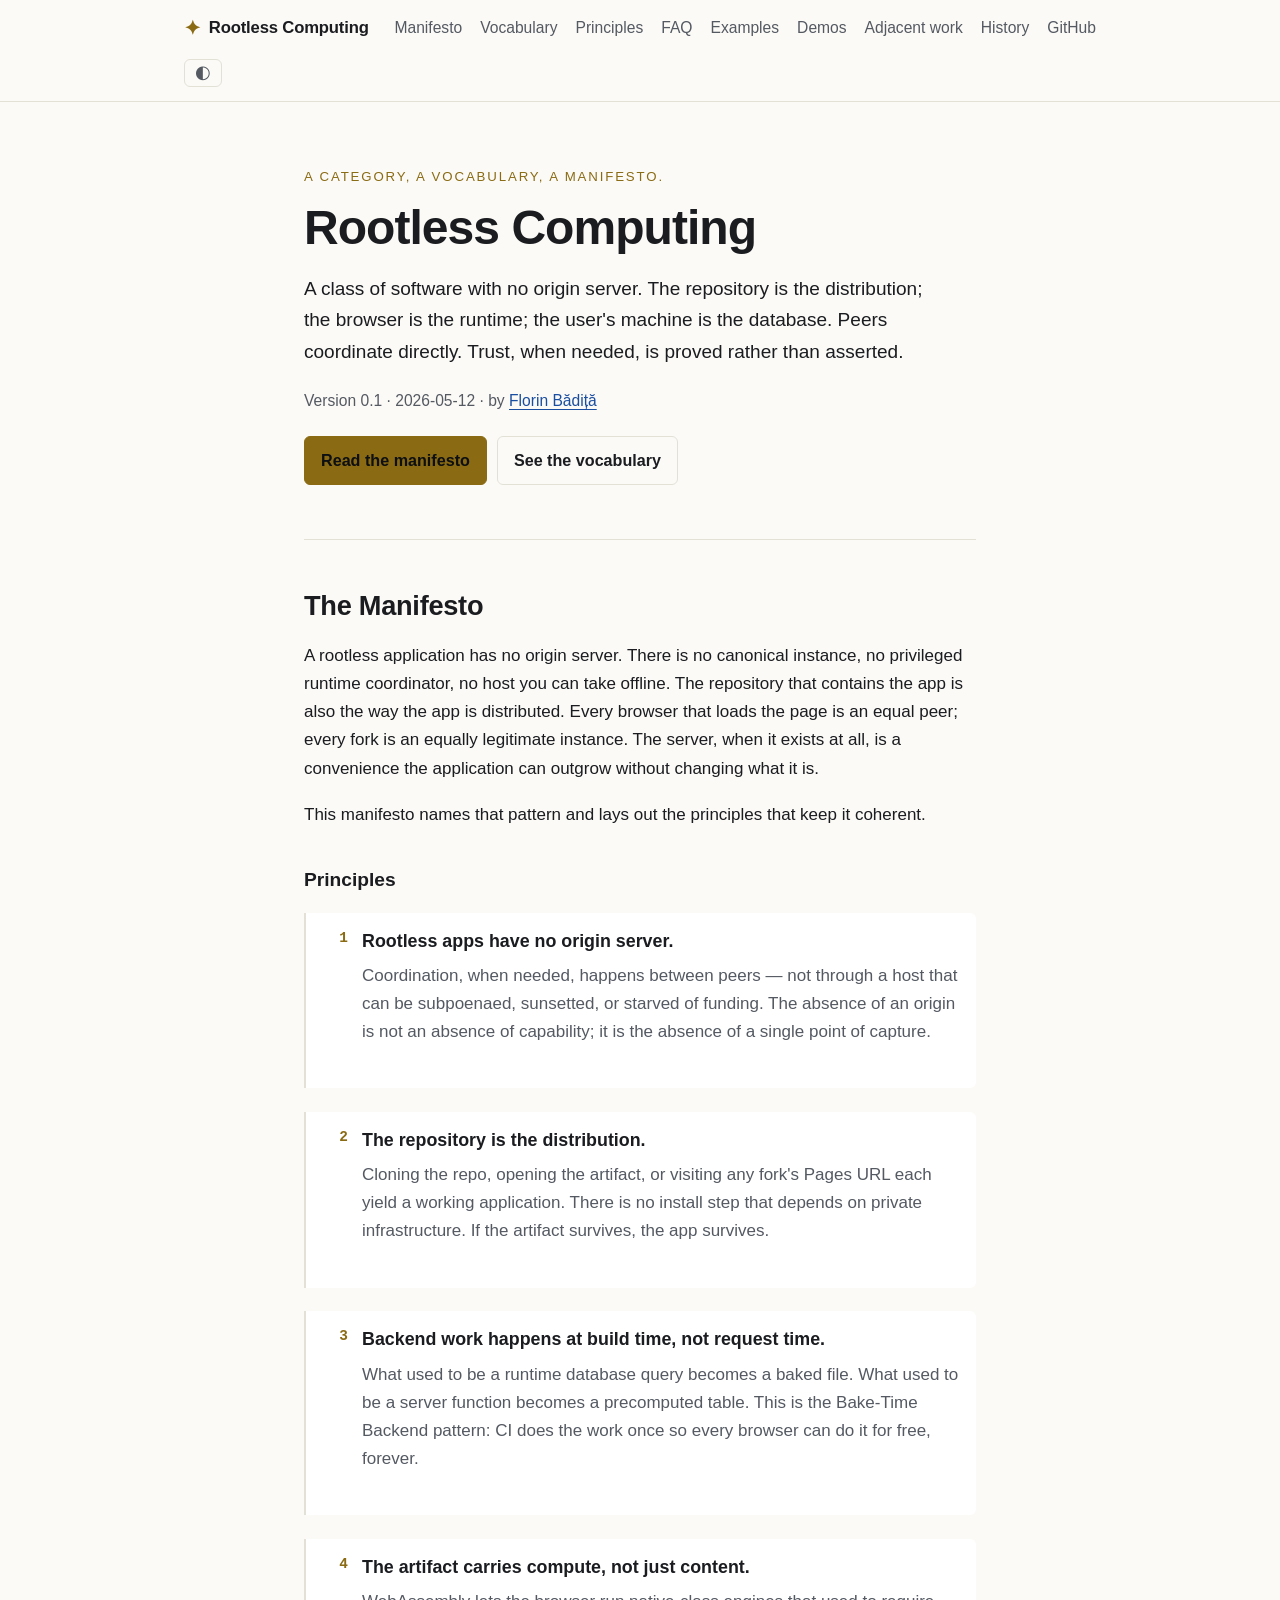
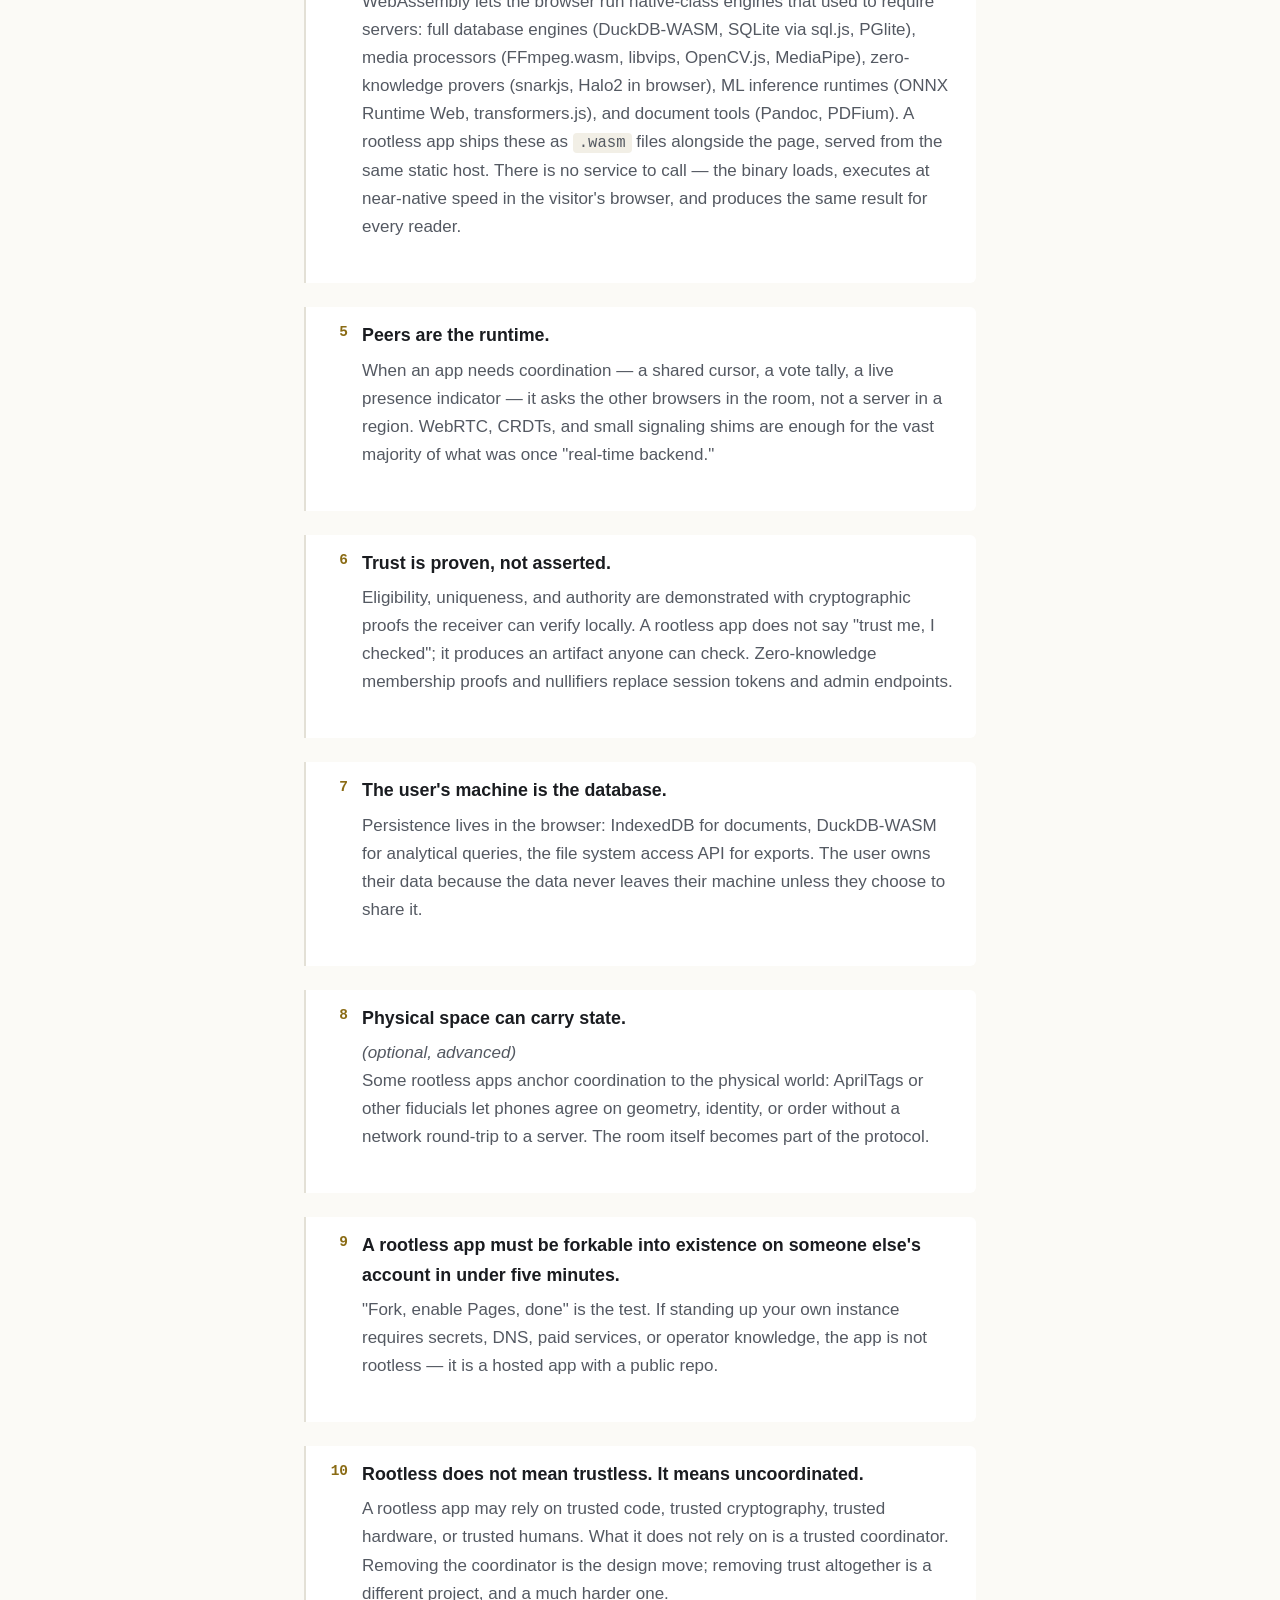
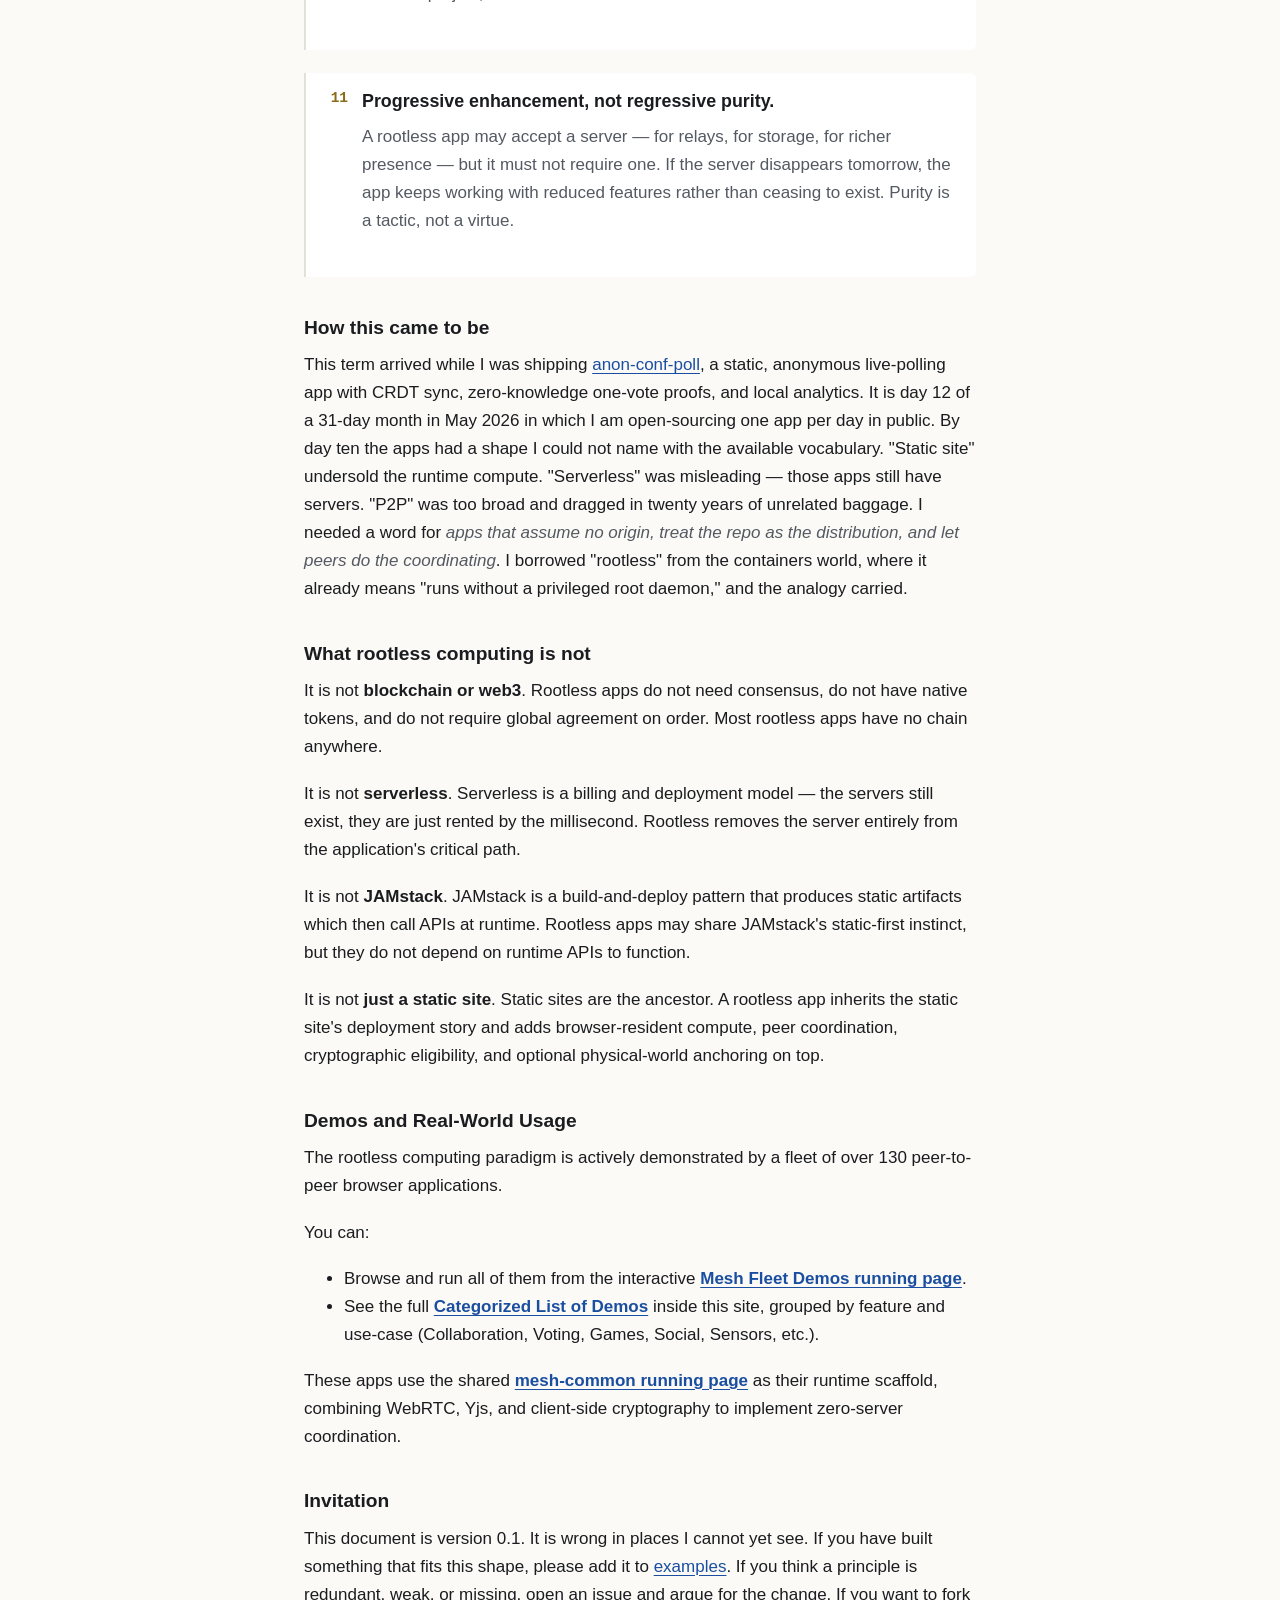
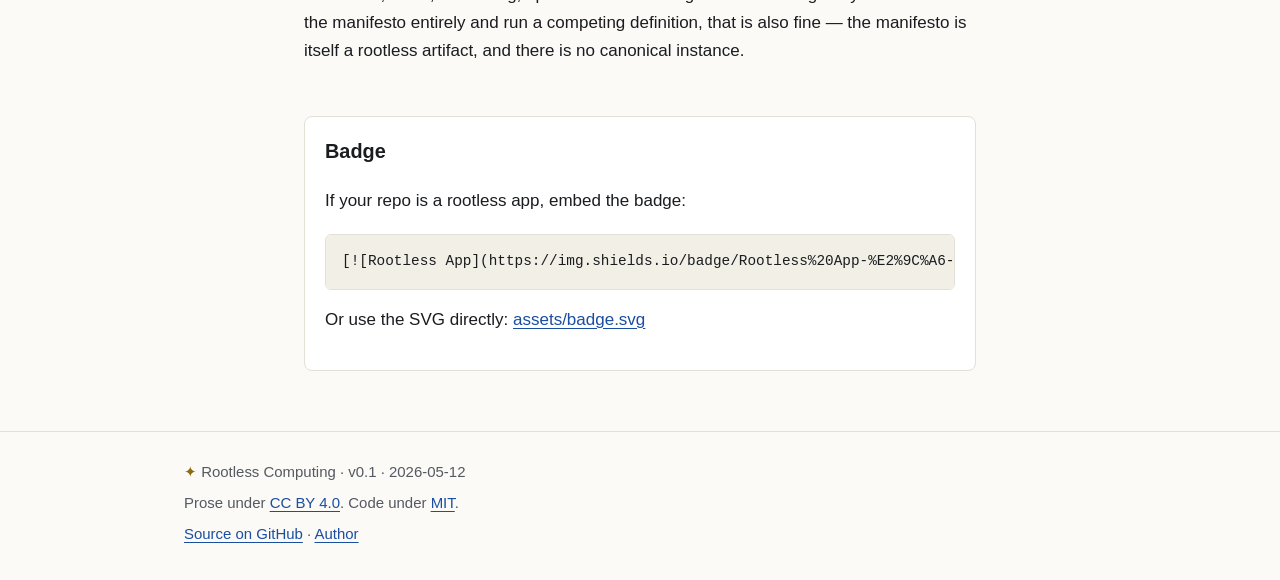
<file: docs/index.html>
<!DOCTYPE html>
<html lang="en">
<head>
<meta charset="utf-8">
<meta name="viewport" content="width=device-width, initial-scale=1">
<title>The Rootless Computing Manifesto</title>
<meta name="description" content="Rootless Computing: a category of software with no origin server. The repository is the distribution; the browser is the runtime; peers coordinate directly.">
<meta name="author" content="Florin Bădiță">
<meta property="og:title" content="The Rootless Computing Manifesto">
<meta property="og:description" content="A category of software with no origin server. The repository is the distribution; the browser is the runtime; peers coordinate directly.">
<meta property="og:type" content="article">
<meta property="og:url" content="https://baditaflorin.github.io/rootless-computing/">
<meta property="og:image" content="https://baditaflorin.github.io/rootless-computing/assets/social-card.svg">
<meta name="twitter:card" content="summary_large_image">
<meta name="twitter:title" content="The Rootless Computing Manifesto">
<meta name="twitter:description" content="A category of software with no origin server.">
<meta name="twitter:image" content="https://baditaflorin.github.io/rootless-computing/assets/social-card.svg">
<link rel="icon" href="assets/favicon.svg" type="image/svg+xml">
<link rel="stylesheet" href="style.css">
</head>
<body>
<a class="skip" href="#manifesto">Skip to manifesto</a>

<header class="site-header">
  <div class="wrap">
    <a class="brand" href="./">
      <span class="mark" aria-hidden="true">✦</span>
      <span class="brand-text">Rootless Computing</span>
    </a>
    <nav class="site-nav" aria-label="Primary">
      <a href="#manifesto">Manifesto</a>
      <a href="vocabulary.html">Vocabulary</a>
      <a href="principles.html">Principles</a>
      <a href="faq.html">FAQ</a>
      <a href="examples.html">Examples</a>
      <a href="demos.html">Demos</a>
      <a href="adjacent-work.html">Adjacent work</a>
      <a href="history.html">History</a>
      <a href="https://github.com/baditaflorin/rootless-computing" rel="noopener">GitHub</a>
    </nav>
    <button id="theme-toggle" type="button" aria-label="Toggle light/dark mode" title="Toggle theme">◐</button>
  </div>
</header>

<main class="wrap">

<section class="hero">
  <p class="eyebrow">A category, a vocabulary, a manifesto.</p>
  <h1>Rootless Computing</h1>
  <p class="lede">
    A class of software with no origin server. The repository is the distribution;
    the browser is the runtime; the user's machine is the database. Peers coordinate
    directly. Trust, when needed, is proved rather than asserted.
  </p>
  <p class="meta">
    Version 0.1 &middot; 2026-05-12 &middot;
    by <a href="https://badita.lv3.org" rel="author noopener">Florin Bădiță</a>
  </p>
  <p class="cta">
    <a class="btn" href="#manifesto">Read the manifesto</a>
    <a class="btn ghost" href="vocabulary.html">See the vocabulary</a>
  </p>
</section>

<article id="manifesto">

<h2>The Manifesto</h2>

<p>
  A rootless application has no origin server. There is no canonical instance,
  no privileged runtime coordinator, no host you can take offline. The repository
  that contains the app is also the way the app is distributed. Every browser
  that loads the page is an equal peer; every fork is an equally legitimate
  instance. The server, when it exists at all, is a convenience the application
  can outgrow without changing what it is.
</p>

<p>This manifesto names that pattern and lays out the principles that keep it coherent.</p>

<h3>Principles</h3>

<ol class="principles">
  <li id="p1">
    <strong>Rootless apps have no origin server.</strong>
    <p>Coordination, when needed, happens between peers — not through a host that can be subpoenaed, sunsetted, or starved of funding. The absence of an origin is not an absence of capability; it is the absence of a single point of capture.</p>
  </li>
  <li id="p2">
    <strong>The repository is the distribution.</strong>
    <p>Cloning the repo, opening the artifact, or visiting any fork's Pages URL each yield a working application. There is no install step that depends on private infrastructure. If the artifact survives, the app survives.</p>
  </li>
  <li id="p3">
    <strong>Backend work happens at build time, not request time.</strong>
    <p>What used to be a runtime database query becomes a baked file. What used to be a server function becomes a precomputed table. This is the Bake-Time Backend pattern: CI does the work once so every browser can do it for free, forever.</p>
  </li>
  <li id="p4">
    <strong>The artifact carries compute, not just content.</strong>
    <p>WebAssembly lets the browser run native-class engines that used to require servers: full database engines (DuckDB-WASM, SQLite via sql.js, PGlite), media processors (FFmpeg.wasm, libvips, OpenCV.js, MediaPipe), zero-knowledge provers (snarkjs, Halo2 in browser), ML inference runtimes (ONNX Runtime Web, transformers.js), and document tools (Pandoc, PDFium). A rootless app ships these as <code>.wasm</code> files alongside the page, served from the same static host. There is no service to call — the binary loads, executes at near-native speed in the visitor's browser, and produces the same result for every reader.</p>
  </li>
  <li id="p5">
    <strong>Peers are the runtime.</strong>
    <p>When an app needs coordination — a shared cursor, a vote tally, a live presence indicator — it asks the other browsers in the room, not a server in a region. WebRTC, CRDTs, and small signaling shims are enough for the vast majority of what was once "real-time backend."</p>
  </li>
  <li id="p6">
    <strong>Trust is proven, not asserted.</strong>
    <p>Eligibility, uniqueness, and authority are demonstrated with cryptographic proofs the receiver can verify locally. A rootless app does not say "trust me, I checked"; it produces an artifact anyone can check. Zero-knowledge membership proofs and nullifiers replace session tokens and admin endpoints.</p>
  </li>
  <li id="p7">
    <strong>The user's machine is the database.</strong>
    <p>Persistence lives in the browser: IndexedDB for documents, DuckDB-WASM for analytical queries, the file system access API for exports. The user owns their data because the data never leaves their machine unless they choose to share it.</p>
  </li>
  <li id="p8">
    <strong>Physical space can carry state.</strong> <em>(optional, advanced)</em>
    <p>Some rootless apps anchor coordination to the physical world: AprilTags or other fiducials let phones agree on geometry, identity, or order without a network round-trip to a server. The room itself becomes part of the protocol.</p>
  </li>
  <li id="p9">
    <strong>A rootless app must be forkable into existence on someone else's account in under five minutes.</strong>
    <p>"Fork, enable Pages, done" is the test. If standing up your own instance requires secrets, DNS, paid services, or operator knowledge, the app is not rootless — it is a hosted app with a public repo.</p>
  </li>
  <li id="p10">
    <strong>Rootless does not mean trustless. It means uncoordinated.</strong>
    <p>A rootless app may rely on trusted code, trusted cryptography, trusted hardware, or trusted humans. What it does not rely on is a trusted coordinator. Removing the coordinator is the design move; removing trust altogether is a different project, and a much harder one.</p>
  </li>
  <li id="p11">
    <strong>Progressive enhancement, not regressive purity.</strong>
    <p>A rootless app may accept a server — for relays, for storage, for richer presence — but it must not require one. If the server disappears tomorrow, the app keeps working with reduced features rather than ceasing to exist. Purity is a tactic, not a virtue.</p>
  </li>
</ol>

<h3>How this came to be</h3>

<p>
  This term arrived while I was shipping
  <a href="https://github.com/baditaflorin/anon-conf-poll" rel="noopener">anon-conf-poll</a>,
  a static, anonymous live-polling app with CRDT sync, zero-knowledge one-vote
  proofs, and local analytics. It is day 12 of a 31-day month in May 2026 in
  which I am open-sourcing one app per day in public. By day ten the apps had a
  shape I could not name with the available vocabulary. "Static site"
  undersold the runtime compute. "Serverless" was misleading — those apps
  still have servers. "P2P" was too broad and dragged in twenty years of
  unrelated baggage. I needed a word for <em>apps that assume no origin, treat
  the repo as the distribution, and let peers do the coordinating</em>. I
  borrowed "rootless" from the containers world, where it already means
  "runs without a privileged root daemon," and the analogy carried.
</p>

<h3>What rootless computing is not</h3>

<p>
  It is not <strong>blockchain or web3</strong>. Rootless apps do not need
  consensus, do not have native tokens, and do not require global agreement on
  order. Most rootless apps have no chain anywhere.
</p>
<p>
  It is not <strong>serverless</strong>. Serverless is a billing and deployment
  model — the servers still exist, they are just rented by the millisecond.
  Rootless removes the server entirely from the application's critical path.
</p>
<p>
  It is not <strong>JAMstack</strong>. JAMstack is a build-and-deploy pattern
  that produces static artifacts which then call APIs at runtime. Rootless apps
  may share JAMstack's static-first instinct, but they do not depend on runtime
  APIs to function.
</p>
<p>
  It is not <strong>just a static site</strong>. Static sites are the ancestor.
  A rootless app inherits the static site's deployment story and adds
  browser-resident compute, peer coordination, cryptographic eligibility, and
  optional physical-world anchoring on top.
</p>

<h3 id="demos-usage">Demos and Real-World Usage</h3>

<p>
  The rootless computing paradigm is actively demonstrated by a fleet of over 130 peer-to-peer browser applications.
</p>
<p>
  You can:
</p>
<ul>
  <li>Browse and run all of them from the interactive <strong><a href="https://baditaflorin.github.io/mesh-common/demos/" target="_blank" rel="noopener">Mesh Fleet Demos running page</a></strong>.</li>
  <li>See the full <strong><a href="demos.html">Categorized List of Demos</a></strong> inside this site, grouped by feature and use-case (Collaboration, Voting, Games, Social, Sensors, etc.).</li>
</ul>
<p>
  These apps use the shared <strong><a href="https://baditaflorin.github.io/mesh-common/" target="_blank" rel="noopener">mesh-common running page</a></strong> as their runtime scaffold, combining WebRTC, Yjs, and client-side cryptography to implement zero-server coordination.
</p>

<h3>Invitation</h3>

<p>
  This document is version 0.1. It is wrong in places I cannot yet see. If you
  have built something that fits this shape, please add it to
  <a href="examples.html">examples</a>. If you think a principle is redundant,
  weak, or missing, open an issue and argue for the change. If you want to fork
  the manifesto entirely and run a competing definition, that is also fine —
  the manifesto is itself a rootless artifact, and there is no canonical
  instance.
</p>

</article>

<aside class="badge-block">
  <h3>Badge</h3>
  <p>If your repo is a rootless app, embed the badge:</p>
  <pre><code>[![Rootless App](https://img.shields.io/badge/Rootless%20App-%E2%9C%A6-111?style=flat-square)](https://github.com/baditaflorin/rootless-computing)</code></pre>
  <p>Or use the SVG directly: <a href="assets/badge.svg">assets/badge.svg</a></p>
</aside>

</main>

<footer class="site-footer">
  <div class="wrap">
    <p>
      <span class="mark" aria-hidden="true">✦</span>
      Rootless Computing &middot; v0.1 &middot; 2026-05-12
    </p>
    <p>
      Prose under <a href="https://creativecommons.org/licenses/by/4.0/" rel="license noopener">CC BY 4.0</a>.
      Code under <a href="https://opensource.org/license/mit/" rel="license noopener">MIT</a>.
    </p>
    <p>
      <a href="https://github.com/baditaflorin/rootless-computing" rel="noopener">Source on GitHub</a> &middot;
      <a href="https://badita.lv3.org" rel="author noopener">Author</a>
    </p>
  </div>
</footer>

<script>
(function () {
  var key = 'rc-theme';
  var root = document.documentElement;
  var saved = null;
  try { saved = localStorage.getItem(key); } catch (e) {}
  if (saved === 'light' || saved === 'dark') root.setAttribute('data-theme', saved);
  var btn = document.getElementById('theme-toggle');
  if (btn) btn.addEventListener('click', function () {
    var current = root.getAttribute('data-theme');
    if (!current) {
      var prefersLight = window.matchMedia && window.matchMedia('(prefers-color-scheme: light)').matches;
      current = prefersLight ? 'light' : 'dark';
    }
    var next = current === 'dark' ? 'light' : 'dark';
    root.setAttribute('data-theme', next);
    try { localStorage.setItem(key, next); } catch (e) {}
  });
  document.querySelectorAll('article h2[id], article h3[id], article li[id]').forEach(function (el) {
    var id = el.id; if (!id) return;
    var a = document.createElement('a');
    a.className = 'anchor-link';
    a.href = '#' + id;
    a.setAttribute('aria-label', 'Link to this section');
    a.textContent = '#';
    el.appendChild(a);
  });
})();
</script>
</body>
</html>
</file>
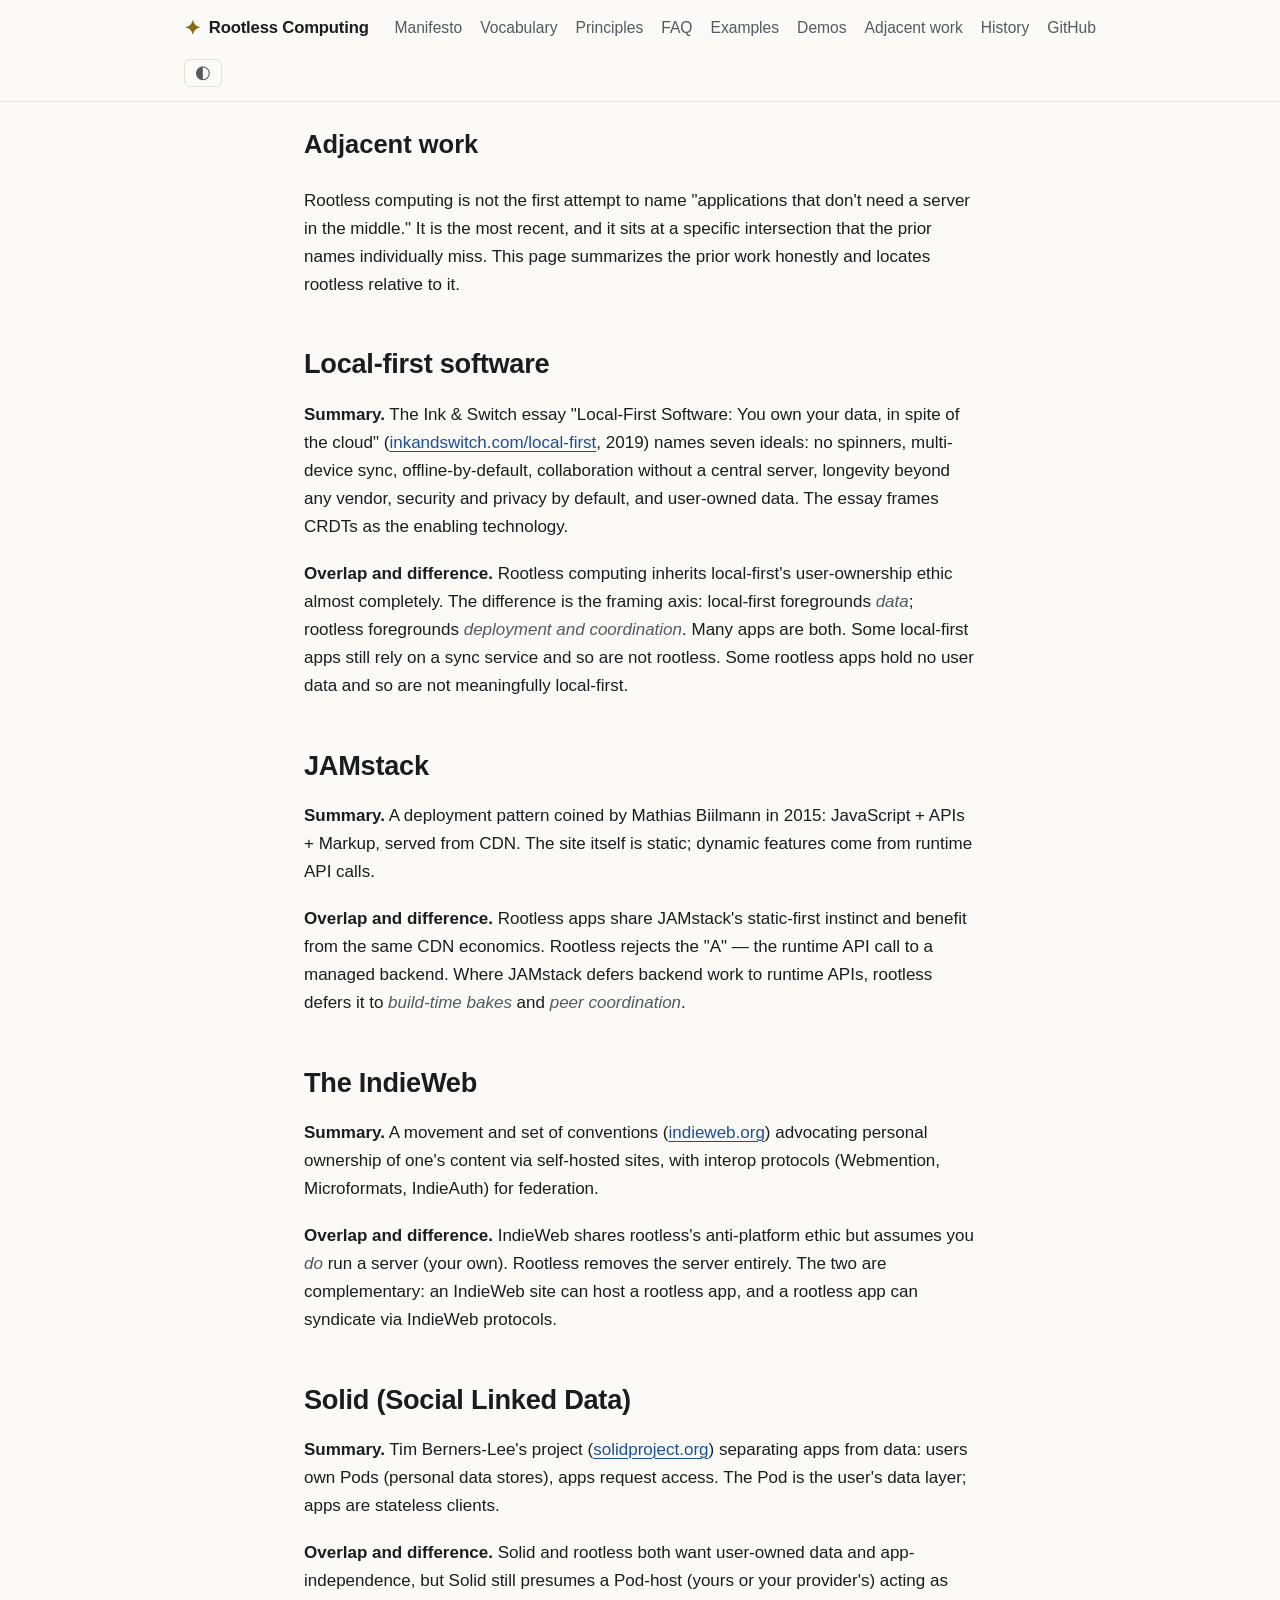
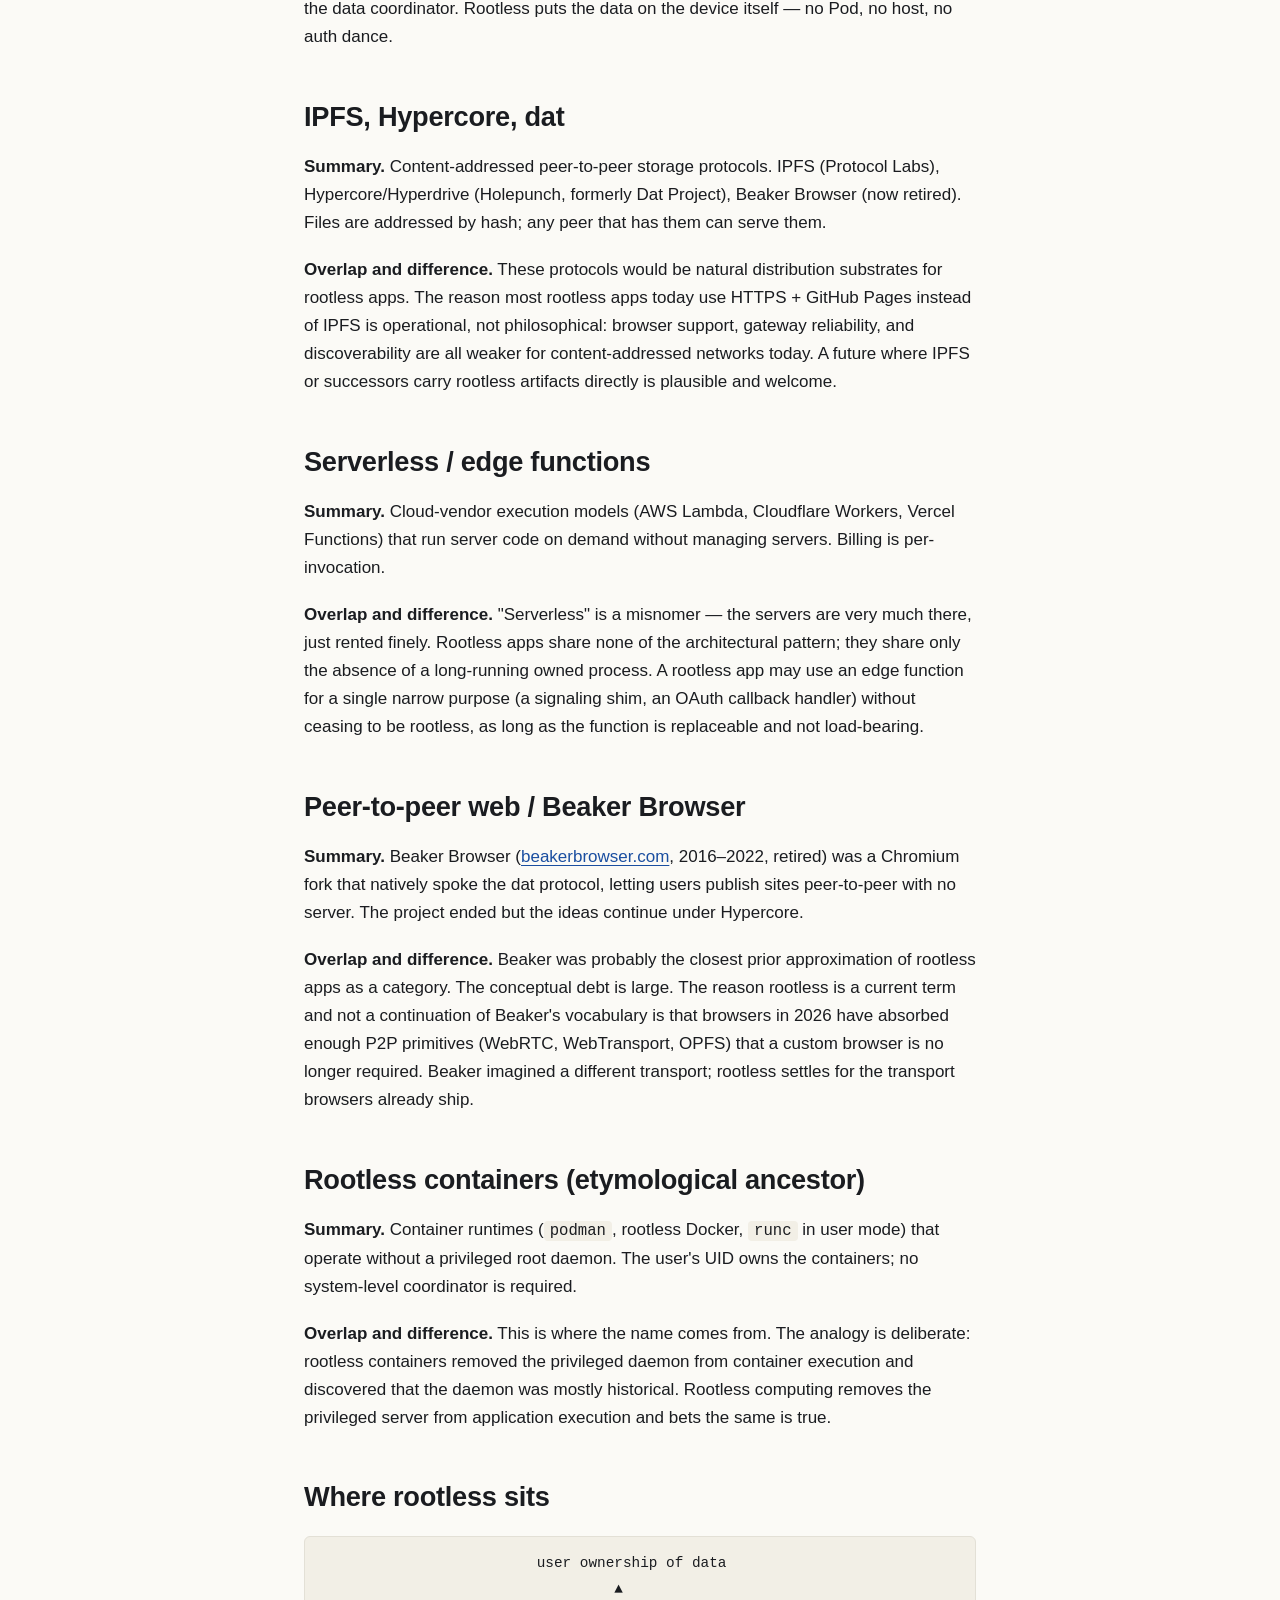
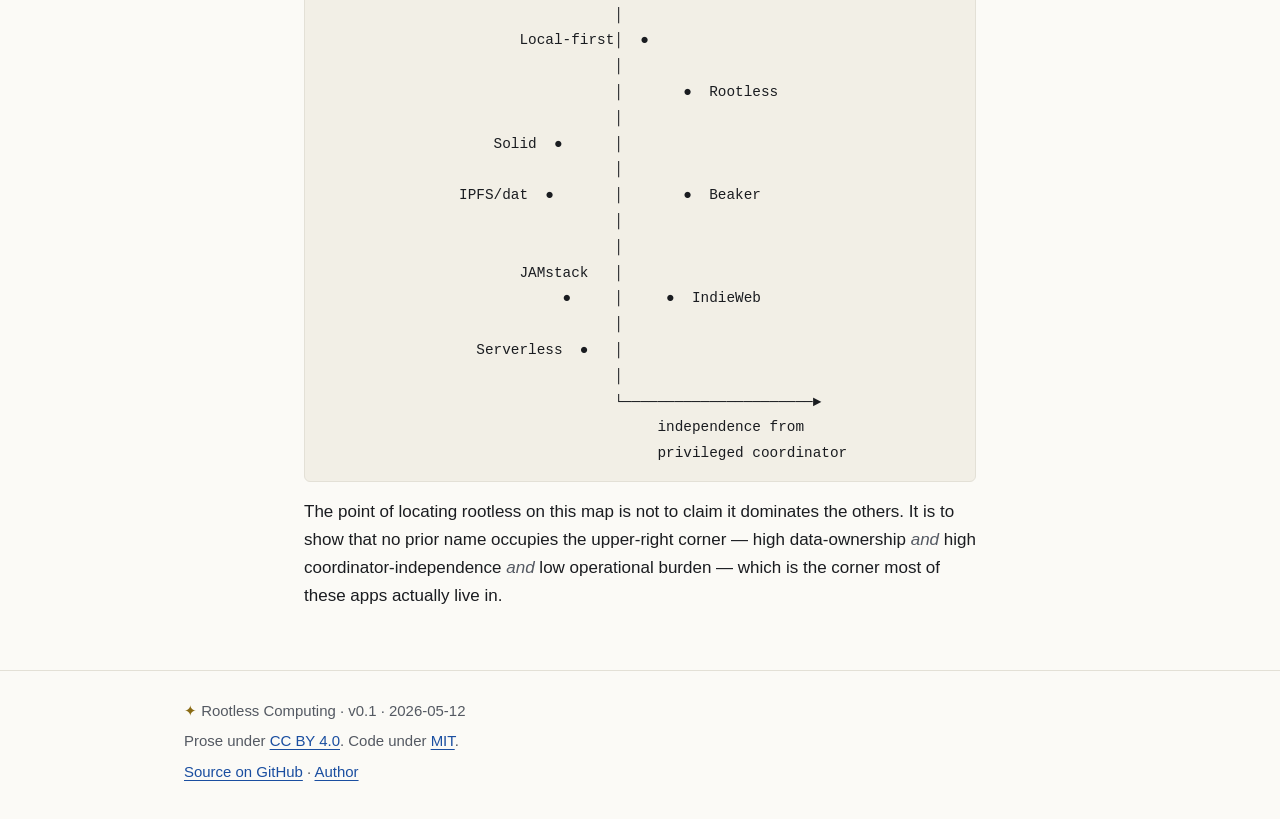
<file: docs/adjacent-work.html>
<!DOCTYPE html>
<html lang="en">
<head>
<meta charset="utf-8">
<meta name="viewport" content="width=device-width, initial-scale=1">
<title>Adjacent work — Rootless Computing</title>
<meta name="description" content="Honest comparison of Rootless Computing to local-first, JAMstack, IndieWeb, Solid, IPFS, serverless, rootless containers, and the peer-to-peer web.">
<link rel="icon" href="assets/favicon.svg" type="image/svg+xml">
<link rel="stylesheet" href="style.css">
</head>
<body>
<a class="skip" href="#main">Skip to content</a>
<header class="site-header"><div class="wrap">
  <a class="brand" href="./"><span class="mark" aria-hidden="true">✦</span><span class="brand-text">Rootless Computing</span></a>
  <nav class="site-nav" aria-label="Primary">
    <a href="./">Manifesto</a>
    <a href="vocabulary.html">Vocabulary</a>
    <a href="principles.html">Principles</a>
    <a href="faq.html">FAQ</a>
    <a href="examples.html">Examples</a>
    <a href="demos.html">Demos</a>
    <a href="adjacent-work.html" aria-current="page">Adjacent work</a>
    <a href="history.html">History</a>
    <a href="https://github.com/baditaflorin/rootless-computing" rel="noopener">GitHub</a>
  </nav>
  <button id="theme-toggle" type="button" aria-label="Toggle light/dark mode">◐</button>
</div></header>

<main id="main" class="wrap"><article>

<h1>Adjacent work</h1>

<p>Rootless computing is not the first attempt to name "applications that don't need a server in the middle." It is the most recent, and it sits at a specific intersection that the prior names individually miss. This page summarizes the prior work honestly and locates rootless relative to it.</p>

<h2 id="local-first">Local-first software</h2>
<p><strong>Summary.</strong> The Ink &amp; Switch essay "Local-First Software: You own your data, in spite of the cloud" (<a href="https://www.inkandswitch.com/local-first/" rel="noopener">inkandswitch.com/local-first</a>, 2019) names seven ideals: no spinners, multi-device sync, offline-by-default, collaboration without a central server, longevity beyond any vendor, security and privacy by default, and user-owned data. The essay frames CRDTs as the enabling technology.</p>
<p><strong>Overlap and difference.</strong> Rootless computing inherits local-first's user-ownership ethic almost completely. The difference is the framing axis: local-first foregrounds <em>data</em>; rootless foregrounds <em>deployment and coordination</em>. Many apps are both. Some local-first apps still rely on a sync service and so are not rootless. Some rootless apps hold no user data and so are not meaningfully local-first.</p>

<h2 id="jamstack">JAMstack</h2>
<p><strong>Summary.</strong> A deployment pattern coined by Mathias Biilmann in 2015: JavaScript + APIs + Markup, served from CDN. The site itself is static; dynamic features come from runtime API calls.</p>
<p><strong>Overlap and difference.</strong> Rootless apps share JAMstack's static-first instinct and benefit from the same CDN economics. Rootless rejects the "A" — the runtime API call to a managed backend. Where JAMstack defers backend work to runtime APIs, rootless defers it to <em>build-time bakes</em> and <em>peer coordination</em>.</p>

<h2 id="indieweb">The IndieWeb</h2>
<p><strong>Summary.</strong> A movement and set of conventions (<a href="https://indieweb.org" rel="noopener">indieweb.org</a>) advocating personal ownership of one's content via self-hosted sites, with interop protocols (Webmention, Microformats, IndieAuth) for federation.</p>
<p><strong>Overlap and difference.</strong> IndieWeb shares rootless's anti-platform ethic but assumes you <em>do</em> run a server (your own). Rootless removes the server entirely. The two are complementary: an IndieWeb site can host a rootless app, and a rootless app can syndicate via IndieWeb protocols.</p>

<h2 id="solid">Solid (Social Linked Data)</h2>
<p><strong>Summary.</strong> Tim Berners-Lee's project (<a href="https://solidproject.org" rel="noopener">solidproject.org</a>) separating apps from data: users own Pods (personal data stores), apps request access. The Pod is the user's data layer; apps are stateless clients.</p>
<p><strong>Overlap and difference.</strong> Solid and rootless both want user-owned data and app-independence, but Solid still presumes a Pod-host (yours or your provider's) acting as the data coordinator. Rootless puts the data on the device itself — no Pod, no host, no auth dance.</p>

<h2 id="ipfs">IPFS, Hypercore, dat</h2>
<p><strong>Summary.</strong> Content-addressed peer-to-peer storage protocols. IPFS (Protocol Labs), Hypercore/Hyperdrive (Holepunch, formerly Dat Project), Beaker Browser (now retired). Files are addressed by hash; any peer that has them can serve them.</p>
<p><strong>Overlap and difference.</strong> These protocols would be natural distribution substrates for rootless apps. The reason most rootless apps today use HTTPS + GitHub Pages instead of IPFS is operational, not philosophical: browser support, gateway reliability, and discoverability are all weaker for content-addressed networks today. A future where IPFS or successors carry rootless artifacts directly is plausible and welcome.</p>

<h2 id="serverless">Serverless / edge functions</h2>
<p><strong>Summary.</strong> Cloud-vendor execution models (AWS Lambda, Cloudflare Workers, Vercel Functions) that run server code on demand without managing servers. Billing is per-invocation.</p>
<p><strong>Overlap and difference.</strong> "Serverless" is a misnomer — the servers are very much there, just rented finely. Rootless apps share none of the architectural pattern; they share only the absence of a long-running owned process. A rootless app may use an edge function for a single narrow purpose (a signaling shim, an OAuth callback handler) without ceasing to be rootless, as long as the function is replaceable and not load-bearing.</p>

<h2 id="p2p-web">Peer-to-peer web / Beaker Browser</h2>
<p><strong>Summary.</strong> Beaker Browser (<a href="https://beakerbrowser.com" rel="noopener">beakerbrowser.com</a>, 2016–2022, retired) was a Chromium fork that natively spoke the dat protocol, letting users publish sites peer-to-peer with no server. The project ended but the ideas continue under Hypercore.</p>
<p><strong>Overlap and difference.</strong> Beaker was probably the closest prior approximation of rootless apps as a category. The conceptual debt is large. The reason rootless is a current term and not a continuation of Beaker's vocabulary is that browsers in 2026 have absorbed enough P2P primitives (WebRTC, WebTransport, OPFS) that a custom browser is no longer required. Beaker imagined a different transport; rootless settles for the transport browsers already ship.</p>

<h2 id="rootless-containers">Rootless containers (etymological ancestor)</h2>
<p><strong>Summary.</strong> Container runtimes (<code>podman</code>, rootless Docker, <code>runc</code> in user mode) that operate without a privileged root daemon. The user's UID owns the containers; no system-level coordinator is required.</p>
<p><strong>Overlap and difference.</strong> This is where the name comes from. The analogy is deliberate: rootless containers removed the privileged daemon from container execution and discovered that the daemon was mostly historical. Rootless computing removes the privileged server from application execution and bets the same is true.</p>

<h2 id="where-it-sits">Where rootless sits</h2>
<pre><code>                         user ownership of data
                                  ▲
                                  │
                       Local-first│  ●
                                  │
                                  │       ●  Rootless
                                  │
                    Solid  ●      │
                                  │
                IPFS/dat  ●       │       ●  Beaker
                                  │
                                  │
                       JAMstack   │
                            ●     │     ●  IndieWeb
                                  │
                  Serverless  ●   │
                                  │
                                  └──────────────────────►
                                       independence from
                                       privileged coordinator</code></pre>

<p>The point of locating rootless on this map is not to claim it dominates the others. It is to show that no prior name occupies the upper-right corner — high data-ownership <em>and</em> high coordinator-independence <em>and</em> low operational burden — which is the corner most of these apps actually live in.</p>

</article></main>

<footer class="site-footer"><div class="wrap">
  <p><span class="mark" aria-hidden="true">✦</span> Rootless Computing &middot; v0.1 &middot; 2026-05-12</p>
  <p>Prose under <a href="https://creativecommons.org/licenses/by/4.0/" rel="license noopener">CC BY 4.0</a>. Code under <a href="https://opensource.org/license/mit/" rel="license noopener">MIT</a>.</p>
  <p><a href="https://github.com/baditaflorin/rootless-computing" rel="noopener">Source on GitHub</a> &middot; <a href="https://badita.lv3.org" rel="author noopener">Author</a></p>
</div></footer>

<script>
(function(){var k='rc-theme',r=document.documentElement,s=null;try{s=localStorage.getItem(k)}catch(e){}if(s==='light'||s==='dark')r.setAttribute('data-theme',s);var b=document.getElementById('theme-toggle');if(b)b.addEventListener('click',function(){var c=r.getAttribute('data-theme');if(!c){var p=window.matchMedia&&window.matchMedia('(prefers-color-scheme: light)').matches;c=p?'light':'dark'}var n=c==='dark'?'light':'dark';r.setAttribute('data-theme',n);try{localStorage.setItem(k,n)}catch(e){}});})();
</script>
</body>
</html>
</file>
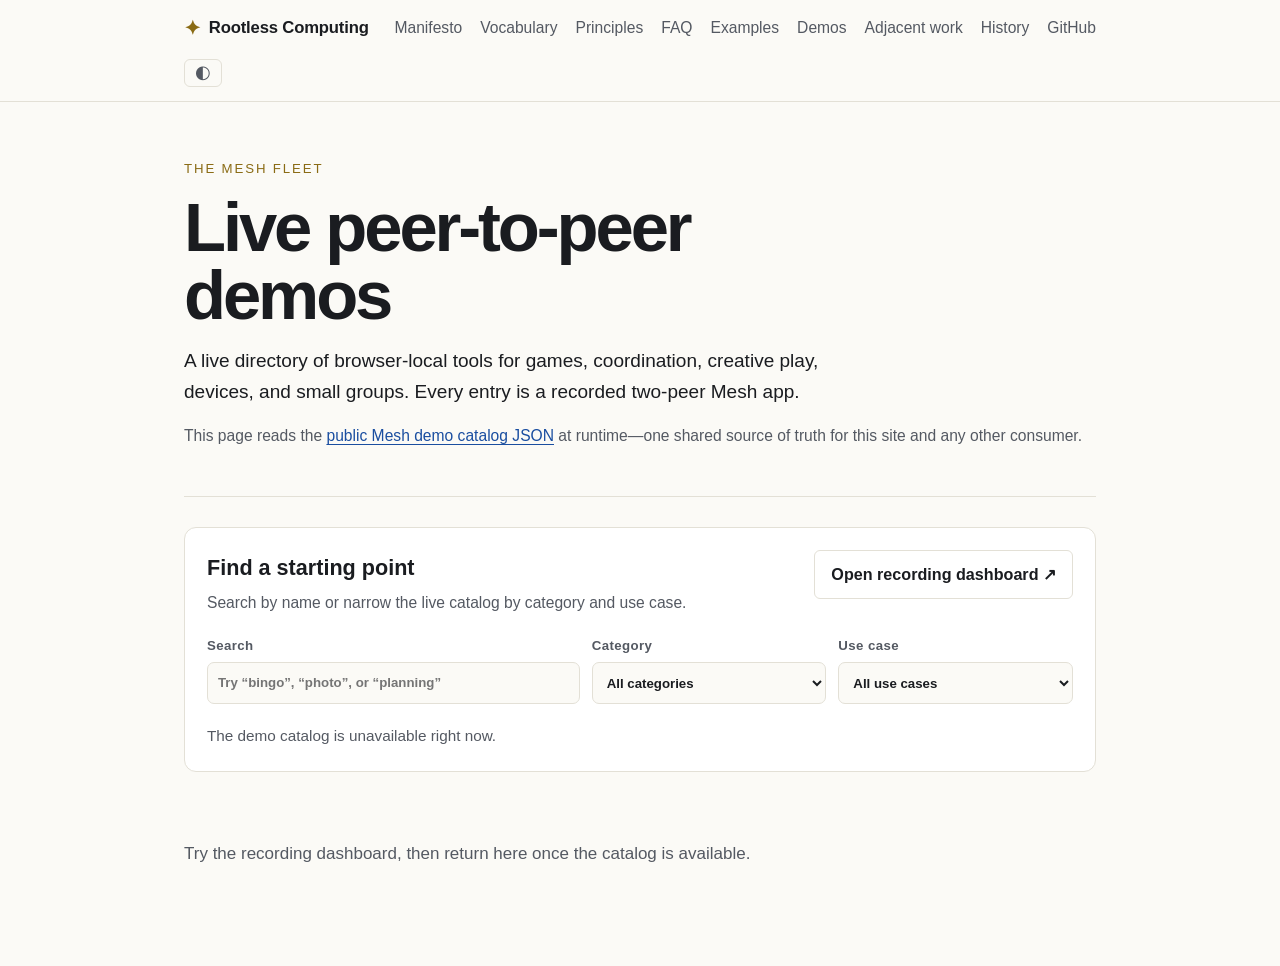
<file: docs/demos.html>
<!DOCTYPE html>
<html lang="en">
<head>
<meta charset="utf-8">
<meta name="viewport" content="width=device-width, initial-scale=1">
<title>Mesh demos — Rootless Computing</title>
<meta name="description" content="The live directory of recorded peer-to-peer Mesh applications built with rootless computing.">
<link rel="icon" href="assets/favicon.svg" type="image/svg+xml">
<link rel="stylesheet" href="style.css">
</head>
<body>
<a class="skip" href="#main">Skip to demos</a>
<header class="site-header"><div class="wrap">
  <a class="brand" href="./"><span class="mark" aria-hidden="true">✦</span><span class="brand-text">Rootless Computing</span></a>
  <nav class="site-nav" aria-label="Primary">
    <a href="./">Manifesto</a>
    <a href="vocabulary.html">Vocabulary</a>
    <a href="principles.html">Principles</a>
    <a href="faq.html">FAQ</a>
    <a href="examples.html">Examples</a>
    <a href="demos.html" aria-current="page">Demos</a>
    <a href="adjacent-work.html">Adjacent work</a>
    <a href="history.html">History</a>
    <a href="https://github.com/baditaflorin/rootless-computing" rel="noopener">GitHub</a>
  </nav>
  <button id="theme-toggle" type="button" aria-label="Toggle light/dark mode">◐</button>
</div></header>

<main id="main" class="wrap demos-page">
  <section class="demos-hero" aria-labelledby="demos-title">
    <p class="eyebrow">The Mesh fleet</p>
    <h1 id="demos-title">Live peer-to-peer demos</h1>
    <p class="lede">A live directory of browser-local tools for games, coordination, creative play, devices, and small groups. Every entry is a recorded two-peer Mesh app.</p>
    <p class="meta">This page reads the <a href="https://baditaflorin.github.io/mesh-common/demos/catalog.json">public Mesh demo catalog JSON</a> at runtime—one shared source of truth for this site and any other consumer.</p>
  </section>

  <section class="demo-browser" aria-label="Browse Mesh demos">
    <div class="demo-browser-head">
      <div>
        <h2>Find a starting point</h2>
        <p>Search by name or narrow the live catalog by category and use case.</p>
      </div>
      <a class="btn ghost" href="https://baditaflorin.github.io/mesh-common/demos/" target="_blank" rel="noopener">Open recording dashboard ↗</a>
    </div>
    <div class="demo-controls" role="search">
      <label><span>Search</span><input id="demo-search" type="search" placeholder="Try “bingo”, “photo”, or “planning”" autocomplete="off"></label>
      <label><span>Category</span><select id="demo-category"><option value="">All categories</option></select></label>
      <label><span>Use case</span><select id="demo-usecase"><option value="">All use cases</option></select></label>
    </div>
    <div class="demo-resultbar">
      <p id="demo-status" role="status" aria-live="polite">Loading the live catalog…</p>
      <button id="demo-reset" class="text-button" type="button" hidden>Clear filters</button>
    </div>
  </section>

  <section id="demo-grid" class="demo-grid" aria-label="Mesh demo results" aria-busy="true"></section>
  <p id="demo-error" class="demo-error" hidden></p>
  <noscript><p class="demo-error">This directory needs JavaScript to load the shared Mesh catalog. You can browse the <a href="https://baditaflorin.github.io/mesh-common/demos/">recording dashboard</a> instead.</p></noscript>
</main>

<script>
(() => {
  const catalogUrl = "https://baditaflorin.github.io/mesh-common/demos/catalog.json";
  const grid = document.querySelector("#demo-grid");
  const status = document.querySelector("#demo-status");
  const error = document.querySelector("#demo-error");
  const search = document.querySelector("#demo-search");
  const category = document.querySelector("#demo-category");
  const usecase = document.querySelector("#demo-usecase");
  const reset = document.querySelector("#demo-reset");
  let demos = [];

  const escapeHtml = (value) => String(value).replace(/[&<>"']/g, (char) => ({ "&": "&amp;", "<": "&lt;", ">": "&gt;", '"': "&quot;", "'": "&#39;" }[char]));
  const optionValues = (values) => [...new Set(values.filter(Boolean))].sort((a, b) => a.localeCompare(b));

  function fillFilters() {
    for (const value of optionValues(demos.map((demo) => demo.category))) category.add(new Option(value, value));
    for (const value of optionValues(demos.flatMap((demo) => demo.useCases || []))) usecase.add(new Option(value, value));
  }

  function card(demo) {
    const description = demo.description ? `<p>${escapeHtml(demo.description)}</p>` : "";
    const preview = demo.previewUrl ? `<img src="${escapeHtml(demo.previewUrl)}" alt="" loading="lazy">` : "";
    const tags = [demo.category, demo.subcategory, ...(demo.useCases || []).slice(0, 3)]
      .filter(Boolean)
      .map((tag) => `<span>${escapeHtml(tag)}</span>`)
      .join("");
    return `<article class="demo-card">
      <a class="demo-preview" href="${escapeHtml(demo.liveUrl)}" target="_blank" rel="noopener" aria-label="Open ${escapeHtml(demo.name)}">${preview}<span>Run demo ↗</span></a>
      <div class="demo-card-body">
        <h3><a href="${escapeHtml(demo.liveUrl)}" target="_blank" rel="noopener">${escapeHtml(demo.name)} <span aria-hidden="true">↗</span></a></h3>
        ${description}
        <div class="demo-tags">${tags}</div>
        <a class="demo-source" href="${escapeHtml(demo.sourceUrl)}" target="_blank" rel="noopener">Source code</a>
      </div>
    </article>`;
  }

  function render() {
    const query = search.value.trim().toLowerCase();
    const selectedCategory = category.value;
    const selectedUseCase = usecase.value;
    const visible = demos.filter((demo) => {
      const searchable = [demo.name, demo.id, demo.description, demo.category, demo.subcategory, ...(demo.useCases || [])].join(" ").toLowerCase();
      return (!query || searchable.includes(query))
        && (!selectedCategory || demo.category === selectedCategory)
        && (!selectedUseCase || (demo.useCases || []).includes(selectedUseCase));
    });
    grid.innerHTML = visible.map(card).join("");
    grid.setAttribute("aria-busy", "false");
    status.textContent = visible.length === 1 ? "Showing 1 live demo" : `Showing ${visible.length} live demos`;
    reset.hidden = !(query || selectedCategory || selectedUseCase);
    if (!visible.length) grid.innerHTML = '<p class="demo-empty">No demos match those filters. Try clearing one.</p>';
  }

  async function load() {
    try {
      const response = await fetch(catalogUrl, { cache: "no-cache" });
      if (!response.ok) throw new Error(`Catalog returned ${response.status}`);
      const data = await response.json();
      if (data.schemaVersion !== 1 || !Array.isArray(data.demos)) throw new Error("Catalog format is not supported");
      demos = data.demos.filter((demo) => demo.status === "ok");
      fillFilters();
      render();
    } catch (cause) {
      grid.setAttribute("aria-busy", "false");
      status.textContent = "The demo catalog is unavailable right now.";
      error.hidden = false;
      error.textContent = "Try the recording dashboard, then return here once the catalog is available.";
    }
  }

  search.addEventListener("input", render);
  category.addEventListener("change", render);
  usecase.addEventListener("change", render);
  reset.addEventListener("click", () => {
    search.value = "";
    category.value = "";
    usecase.value = "";
    render();
    search.focus();
  });
  load();
})();
</script>
<script>
(() => { const button = document.getElementById("theme-toggle"); const key = "rootless-theme"; const saved = localStorage.getItem(key); if (saved) document.documentElement.dataset.theme = saved; button.addEventListener("click", () => { const current = document.documentElement.dataset.theme === "light" ? "dark" : "light"; document.documentElement.dataset.theme = current; localStorage.setItem(key, current); }); })();
</script>
</body>
</html>
</file>
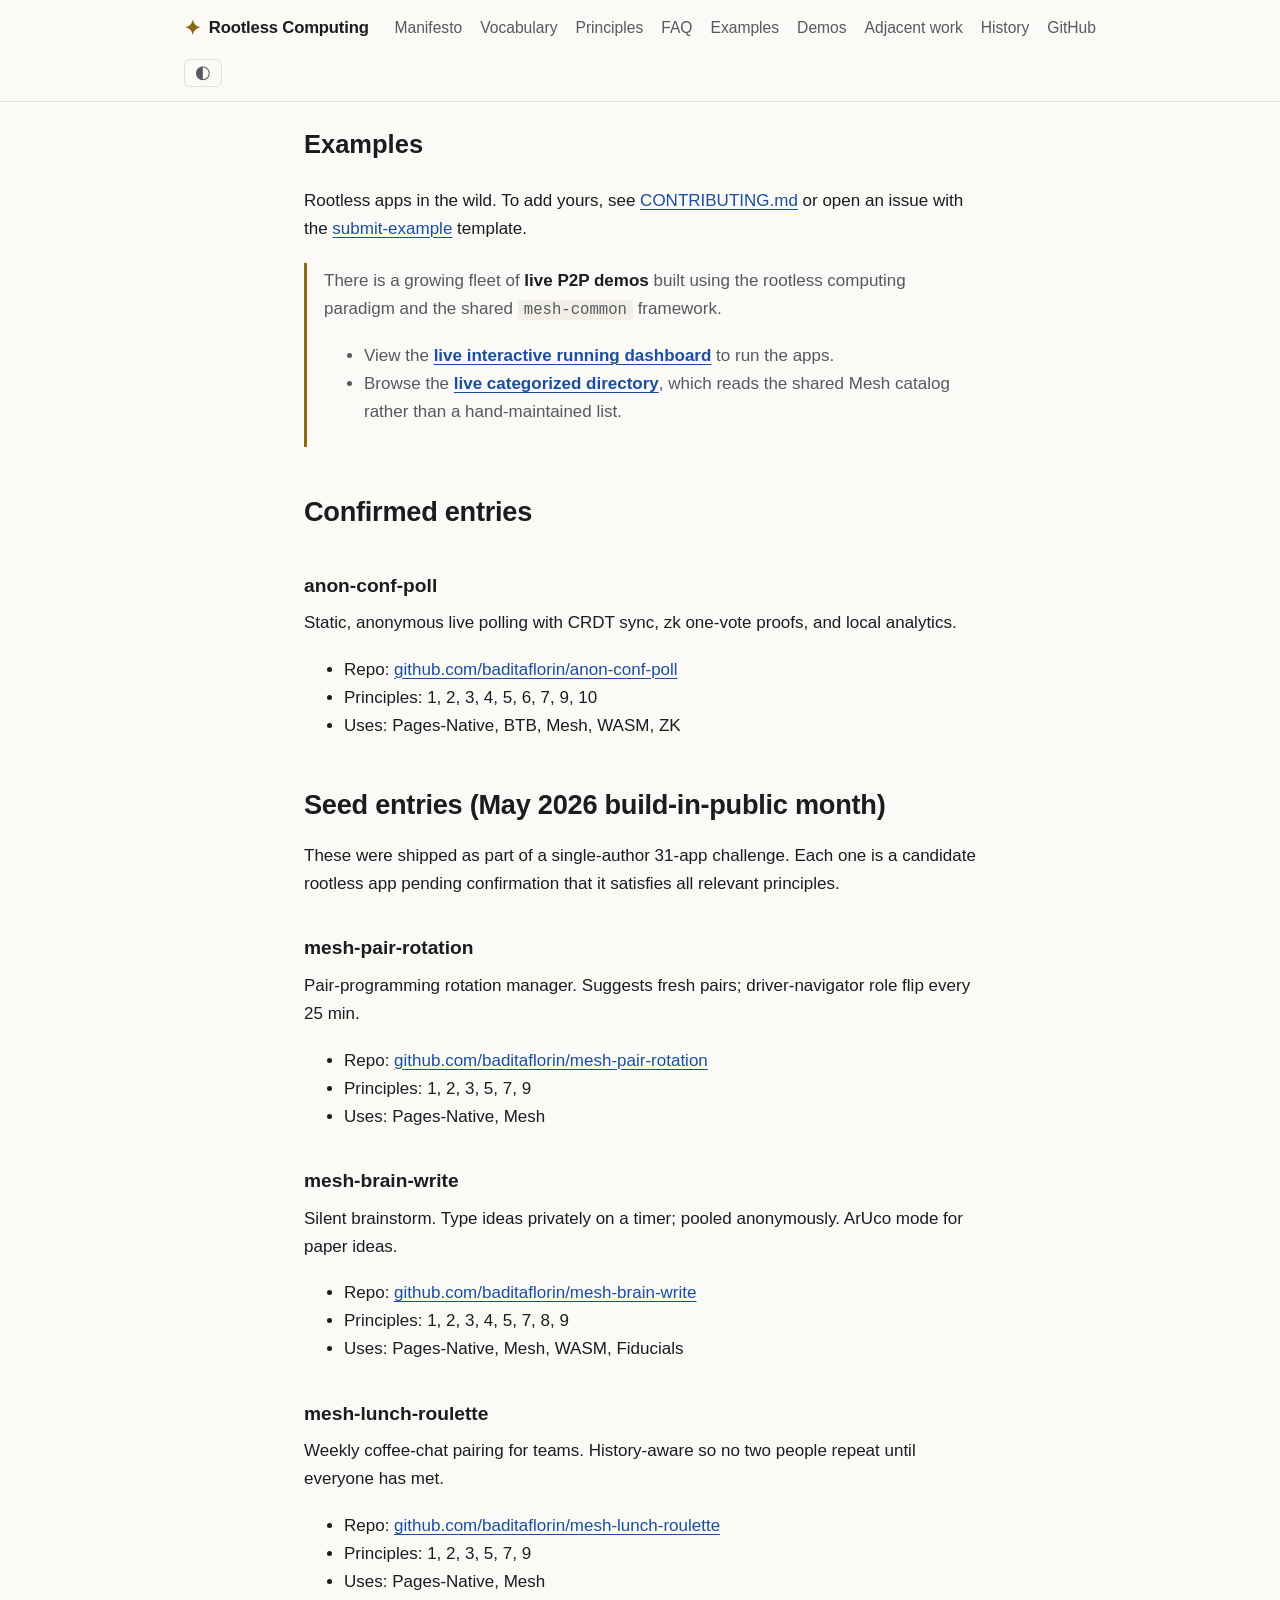
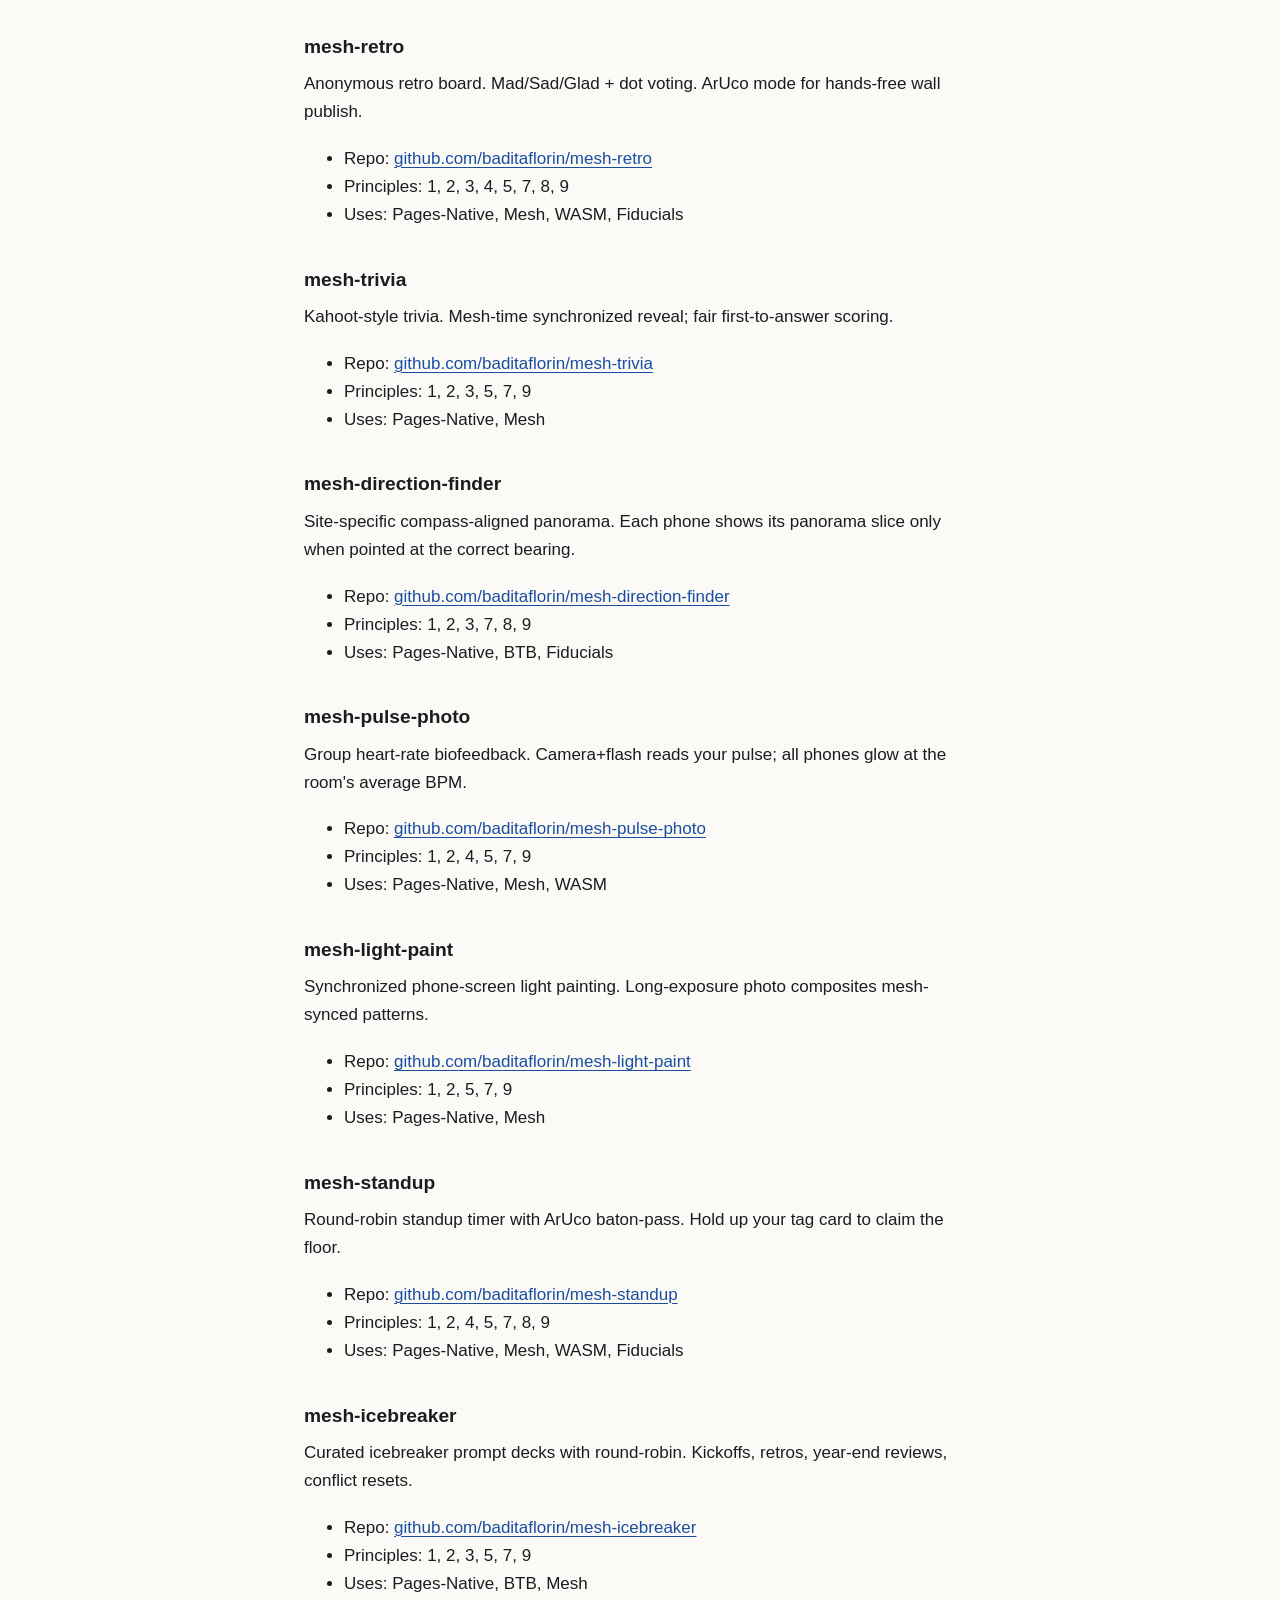
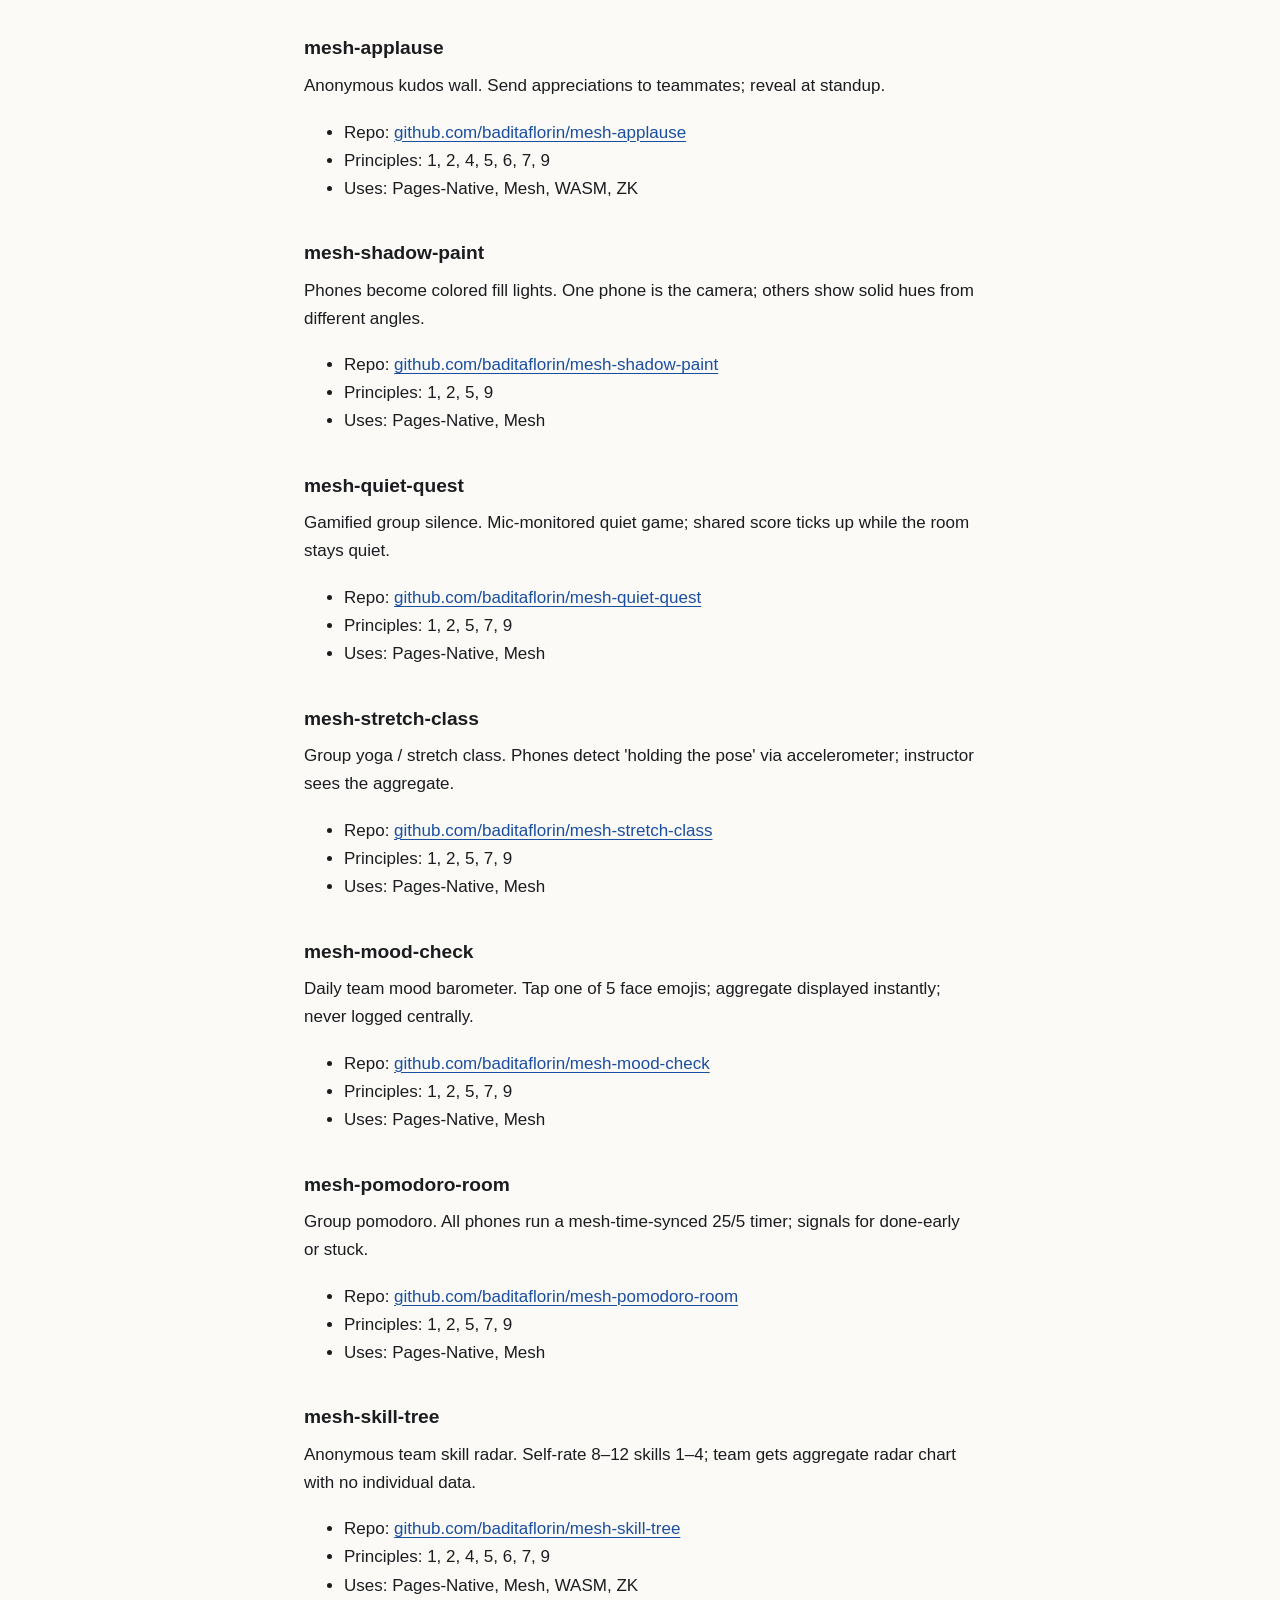
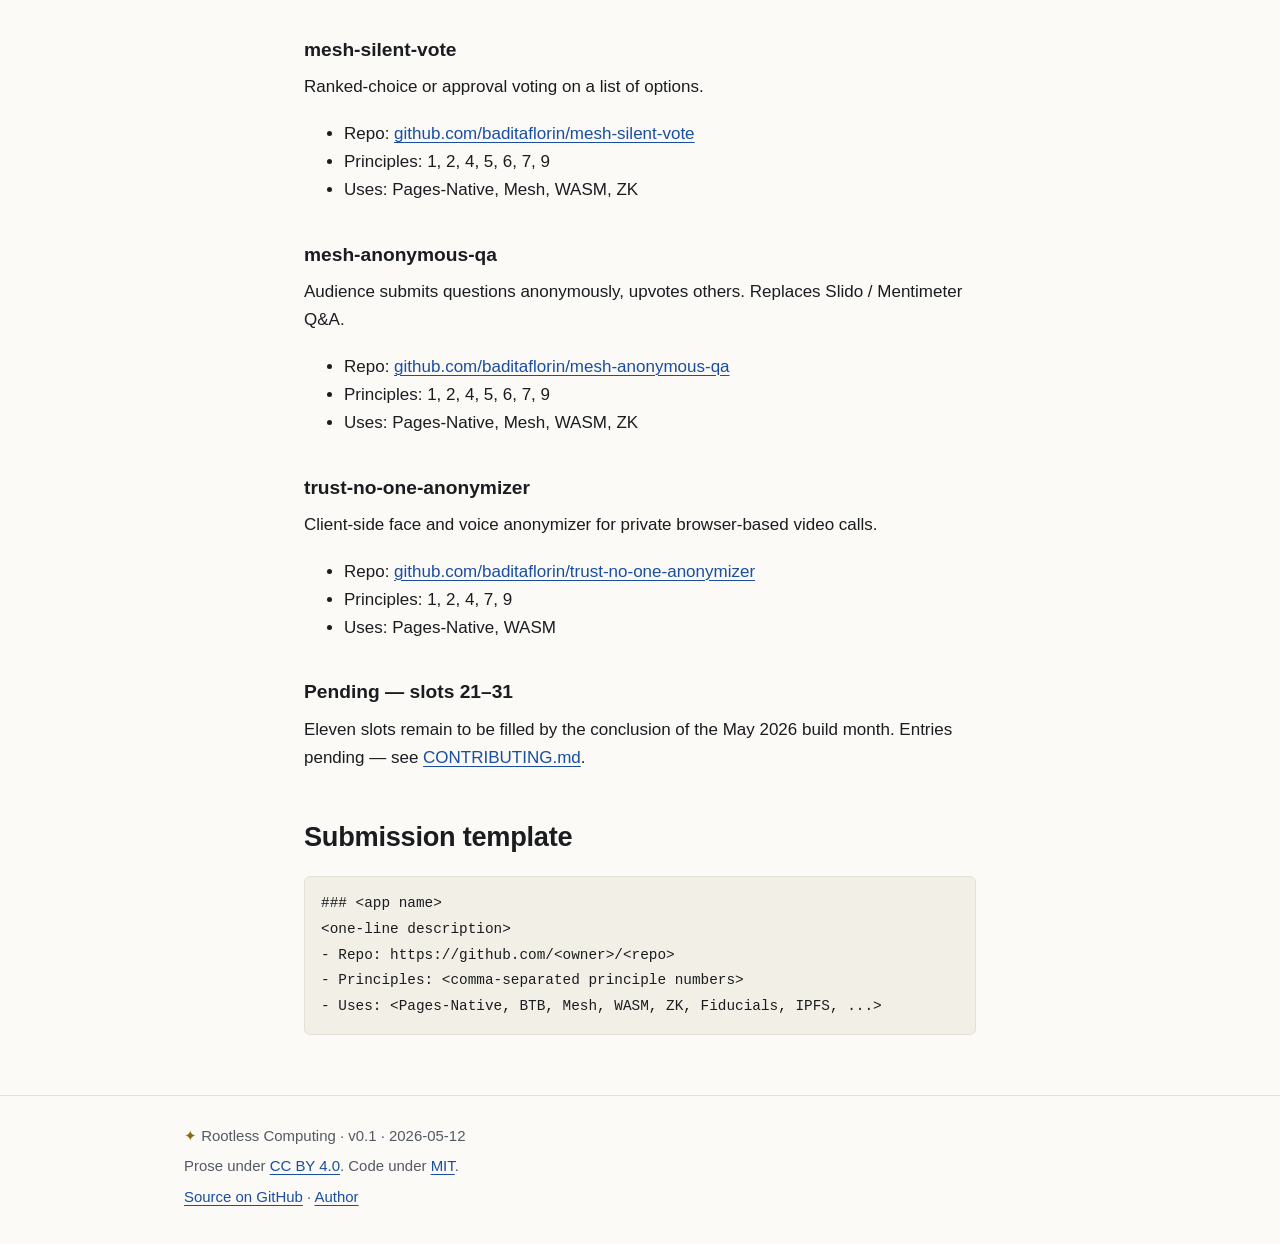
<file: docs/examples.html>
<!DOCTYPE html>
<html lang="en">
<head>
<meta charset="utf-8">
<meta name="viewport" content="width=device-width, initial-scale=1">
<title>Examples — Rootless Computing</title>
<meta name="description" content="Rootless apps in the wild, with their principles and adjacent concepts.">
<link rel="icon" href="assets/favicon.svg" type="image/svg+xml">
<link rel="stylesheet" href="style.css">
</head>
<body>
<a class="skip" href="#main">Skip to content</a>
<header class="site-header"><div class="wrap">
  <a class="brand" href="./"><span class="mark" aria-hidden="true">✦</span><span class="brand-text">Rootless Computing</span></a>
  <nav class="site-nav" aria-label="Primary">
    <a href="./">Manifesto</a>
    <a href="vocabulary.html">Vocabulary</a>
    <a href="principles.html">Principles</a>
    <a href="faq.html">FAQ</a>
    <a href="examples.html" aria-current="page">Examples</a>
    <a href="demos.html">Demos</a>
    <a href="adjacent-work.html">Adjacent work</a>
    <a href="history.html">History</a>
    <a href="https://github.com/baditaflorin/rootless-computing" rel="noopener">GitHub</a>
  </nav>
  <button id="theme-toggle" type="button" aria-label="Toggle light/dark mode">◐</button>
</div></header>

<main id="main" class="wrap"><article>

<h1>Examples</h1>

<p>Rootless apps in the wild. To add yours, see <a href="https://github.com/baditaflorin/rootless-computing/blob/main/CONTRIBUTING.md" rel="noopener">CONTRIBUTING.md</a> or open an issue with the <a href="https://github.com/baditaflorin/rootless-computing/issues/new?template=submit-example.md" rel="noopener">submit-example</a> template.</p>

<blockquote>
  <p>
    There is a growing fleet of <strong>live P2P demos</strong> built using the rootless computing paradigm and the shared <code>mesh-common</code> framework.
  </p>
  <ul>
    <li>View the <strong><a href="https://baditaflorin.github.io/mesh-common/demos/" target="_blank" rel="noopener">live interactive running dashboard</a></strong> to run the apps.</li>
    <li>Browse the <strong><a href="demos.html">live categorized directory</a></strong>, which reads the shared Mesh catalog rather than a hand-maintained list.</li>
  </ul>
</blockquote>

<h2 id="confirmed">Confirmed entries</h2>

<h3>anon-conf-poll</h3>
<p>Static, anonymous live polling with CRDT sync, zk one-vote proofs, and local analytics.</p>
<ul>
  <li>Repo: <a href="https://github.com/baditaflorin/anon-conf-poll" rel="noopener">github.com/baditaflorin/anon-conf-poll</a></li>
  <li>Principles: 1, 2, 3, 4, 5, 6, 7, 9, 10</li>
  <li>Uses: Pages-Native, BTB, Mesh, WASM, ZK</li>
</ul>

<h2 id="seed">Seed entries (May 2026 build-in-public month)</h2>

<p>These were shipped as part of a single-author 31-app challenge. Each one is a candidate rootless app pending confirmation that it satisfies all relevant principles.</p>

<h3>mesh-pair-rotation</h3>
<p>Pair-programming rotation manager. Suggests fresh pairs; driver-navigator role flip every 25 min.</p>
<ul><li>Repo: <a href="https://github.com/baditaflorin/mesh-pair-rotation" rel="noopener">github.com/baditaflorin/mesh-pair-rotation</a></li><li>Principles: 1, 2, 3, 5, 7, 9</li><li>Uses: Pages-Native, Mesh</li></ul>

<h3>mesh-brain-write</h3>
<p>Silent brainstorm. Type ideas privately on a timer; pooled anonymously. ArUco mode for paper ideas.</p>
<ul><li>Repo: <a href="https://github.com/baditaflorin/mesh-brain-write" rel="noopener">github.com/baditaflorin/mesh-brain-write</a></li><li>Principles: 1, 2, 3, 4, 5, 7, 8, 9</li><li>Uses: Pages-Native, Mesh, WASM, Fiducials</li></ul>

<h3>mesh-lunch-roulette</h3>
<p>Weekly coffee-chat pairing for teams. History-aware so no two people repeat until everyone has met.</p>
<ul><li>Repo: <a href="https://github.com/baditaflorin/mesh-lunch-roulette" rel="noopener">github.com/baditaflorin/mesh-lunch-roulette</a></li><li>Principles: 1, 2, 3, 5, 7, 9</li><li>Uses: Pages-Native, Mesh</li></ul>

<h3>mesh-retro</h3>
<p>Anonymous retro board. Mad/Sad/Glad + dot voting. ArUco mode for hands-free wall publish.</p>
<ul><li>Repo: <a href="https://github.com/baditaflorin/mesh-retro" rel="noopener">github.com/baditaflorin/mesh-retro</a></li><li>Principles: 1, 2, 3, 4, 5, 7, 8, 9</li><li>Uses: Pages-Native, Mesh, WASM, Fiducials</li></ul>

<h3>mesh-trivia</h3>
<p>Kahoot-style trivia. Mesh-time synchronized reveal; fair first-to-answer scoring.</p>
<ul><li>Repo: <a href="https://github.com/baditaflorin/mesh-trivia" rel="noopener">github.com/baditaflorin/mesh-trivia</a></li><li>Principles: 1, 2, 3, 5, 7, 9</li><li>Uses: Pages-Native, Mesh</li></ul>

<h3>mesh-direction-finder</h3>
<p>Site-specific compass-aligned panorama. Each phone shows its panorama slice only when pointed at the correct bearing.</p>
<ul><li>Repo: <a href="https://github.com/baditaflorin/mesh-direction-finder" rel="noopener">github.com/baditaflorin/mesh-direction-finder</a></li><li>Principles: 1, 2, 3, 7, 8, 9</li><li>Uses: Pages-Native, BTB, Fiducials</li></ul>

<h3>mesh-pulse-photo</h3>
<p>Group heart-rate biofeedback. Camera+flash reads your pulse; all phones glow at the room's average BPM.</p>
<ul><li>Repo: <a href="https://github.com/baditaflorin/mesh-pulse-photo" rel="noopener">github.com/baditaflorin/mesh-pulse-photo</a></li><li>Principles: 1, 2, 4, 5, 7, 9</li><li>Uses: Pages-Native, Mesh, WASM</li></ul>

<h3>mesh-light-paint</h3>
<p>Synchronized phone-screen light painting. Long-exposure photo composites mesh-synced patterns.</p>
<ul><li>Repo: <a href="https://github.com/baditaflorin/mesh-light-paint" rel="noopener">github.com/baditaflorin/mesh-light-paint</a></li><li>Principles: 1, 2, 5, 7, 9</li><li>Uses: Pages-Native, Mesh</li></ul>

<h3>mesh-standup</h3>
<p>Round-robin standup timer with ArUco baton-pass. Hold up your tag card to claim the floor.</p>
<ul><li>Repo: <a href="https://github.com/baditaflorin/mesh-standup" rel="noopener">github.com/baditaflorin/mesh-standup</a></li><li>Principles: 1, 2, 4, 5, 7, 8, 9</li><li>Uses: Pages-Native, Mesh, WASM, Fiducials</li></ul>

<h3>mesh-icebreaker</h3>
<p>Curated icebreaker prompt decks with round-robin. Kickoffs, retros, year-end reviews, conflict resets.</p>
<ul><li>Repo: <a href="https://github.com/baditaflorin/mesh-icebreaker" rel="noopener">github.com/baditaflorin/mesh-icebreaker</a></li><li>Principles: 1, 2, 3, 5, 7, 9</li><li>Uses: Pages-Native, BTB, Mesh</li></ul>

<h3>mesh-applause</h3>
<p>Anonymous kudos wall. Send appreciations to teammates; reveal at standup.</p>
<ul><li>Repo: <a href="https://github.com/baditaflorin/mesh-applause" rel="noopener">github.com/baditaflorin/mesh-applause</a></li><li>Principles: 1, 2, 4, 5, 6, 7, 9</li><li>Uses: Pages-Native, Mesh, WASM, ZK</li></ul>

<h3>mesh-shadow-paint</h3>
<p>Phones become colored fill lights. One phone is the camera; others show solid hues from different angles.</p>
<ul><li>Repo: <a href="https://github.com/baditaflorin/mesh-shadow-paint" rel="noopener">github.com/baditaflorin/mesh-shadow-paint</a></li><li>Principles: 1, 2, 5, 9</li><li>Uses: Pages-Native, Mesh</li></ul>

<h3>mesh-quiet-quest</h3>
<p>Gamified group silence. Mic-monitored quiet game; shared score ticks up while the room stays quiet.</p>
<ul><li>Repo: <a href="https://github.com/baditaflorin/mesh-quiet-quest" rel="noopener">github.com/baditaflorin/mesh-quiet-quest</a></li><li>Principles: 1, 2, 5, 7, 9</li><li>Uses: Pages-Native, Mesh</li></ul>

<h3>mesh-stretch-class</h3>
<p>Group yoga / stretch class. Phones detect 'holding the pose' via accelerometer; instructor sees the aggregate.</p>
<ul><li>Repo: <a href="https://github.com/baditaflorin/mesh-stretch-class" rel="noopener">github.com/baditaflorin/mesh-stretch-class</a></li><li>Principles: 1, 2, 5, 7, 9</li><li>Uses: Pages-Native, Mesh</li></ul>

<h3>mesh-mood-check</h3>
<p>Daily team mood barometer. Tap one of 5 face emojis; aggregate displayed instantly; never logged centrally.</p>
<ul><li>Repo: <a href="https://github.com/baditaflorin/mesh-mood-check" rel="noopener">github.com/baditaflorin/mesh-mood-check</a></li><li>Principles: 1, 2, 5, 7, 9</li><li>Uses: Pages-Native, Mesh</li></ul>

<h3>mesh-pomodoro-room</h3>
<p>Group pomodoro. All phones run a mesh-time-synced 25/5 timer; signals for done-early or stuck.</p>
<ul><li>Repo: <a href="https://github.com/baditaflorin/mesh-pomodoro-room" rel="noopener">github.com/baditaflorin/mesh-pomodoro-room</a></li><li>Principles: 1, 2, 5, 7, 9</li><li>Uses: Pages-Native, Mesh</li></ul>

<h3>mesh-skill-tree</h3>
<p>Anonymous team skill radar. Self-rate 8–12 skills 1–4; team gets aggregate radar chart with no individual data.</p>
<ul><li>Repo: <a href="https://github.com/baditaflorin/mesh-skill-tree" rel="noopener">github.com/baditaflorin/mesh-skill-tree</a></li><li>Principles: 1, 2, 4, 5, 6, 7, 9</li><li>Uses: Pages-Native, Mesh, WASM, ZK</li></ul>

<h3>mesh-silent-vote</h3>
<p>Ranked-choice or approval voting on a list of options.</p>
<ul><li>Repo: <a href="https://github.com/baditaflorin/mesh-silent-vote" rel="noopener">github.com/baditaflorin/mesh-silent-vote</a></li><li>Principles: 1, 2, 4, 5, 6, 7, 9</li><li>Uses: Pages-Native, Mesh, WASM, ZK</li></ul>

<h3>mesh-anonymous-qa</h3>
<p>Audience submits questions anonymously, upvotes others. Replaces Slido / Mentimeter Q&amp;A.</p>
<ul><li>Repo: <a href="https://github.com/baditaflorin/mesh-anonymous-qa" rel="noopener">github.com/baditaflorin/mesh-anonymous-qa</a></li><li>Principles: 1, 2, 4, 5, 6, 7, 9</li><li>Uses: Pages-Native, Mesh, WASM, ZK</li></ul>

<h3>trust-no-one-anonymizer</h3>
<p>Client-side face and voice anonymizer for private browser-based video calls.</p>
<ul><li>Repo: <a href="https://github.com/baditaflorin/trust-no-one-anonymizer" rel="noopener">github.com/baditaflorin/trust-no-one-anonymizer</a></li><li>Principles: 1, 2, 4, 7, 9</li><li>Uses: Pages-Native, WASM</li></ul>

<h3>Pending — slots 21–31</h3>
<p>Eleven slots remain to be filled by the conclusion of the May 2026 build month. Entries pending — see <a href="https://github.com/baditaflorin/rootless-computing/blob/main/CONTRIBUTING.md" rel="noopener">CONTRIBUTING.md</a>.</p>

<h2 id="submission">Submission template</h2>
<pre><code>### &lt;app name&gt;
&lt;one-line description&gt;
- Repo: https://github.com/&lt;owner&gt;/&lt;repo&gt;
- Principles: &lt;comma-separated principle numbers&gt;
- Uses: &lt;Pages-Native, BTB, Mesh, WASM, ZK, Fiducials, IPFS, ...&gt;</code></pre>

</article></main>

<footer class="site-footer"><div class="wrap">
  <p><span class="mark" aria-hidden="true">✦</span> Rootless Computing &middot; v0.1 &middot; 2026-05-12</p>
  <p>Prose under <a href="https://creativecommons.org/licenses/by/4.0/" rel="license noopener">CC BY 4.0</a>. Code under <a href="https://opensource.org/license/mit/" rel="license noopener">MIT</a>.</p>
  <p><a href="https://github.com/baditaflorin/rootless-computing" rel="noopener">Source on GitHub</a> &middot; <a href="https://badita.lv3.org" rel="author noopener">Author</a></p>
</div></footer>

<script>
(function(){var k='rc-theme',r=document.documentElement,s=null;try{s=localStorage.getItem(k)}catch(e){}if(s==='light'||s==='dark')r.setAttribute('data-theme',s);var b=document.getElementById('theme-toggle');if(b)b.addEventListener('click',function(){var c=r.getAttribute('data-theme');if(!c){var p=window.matchMedia&&window.matchMedia('(prefers-color-scheme: light)').matches;c=p?'light':'dark'}var n=c==='dark'?'light':'dark';r.setAttribute('data-theme',n);try{localStorage.setItem(k,n)}catch(e){}});})();
</script>
</body>
</html>
</file>
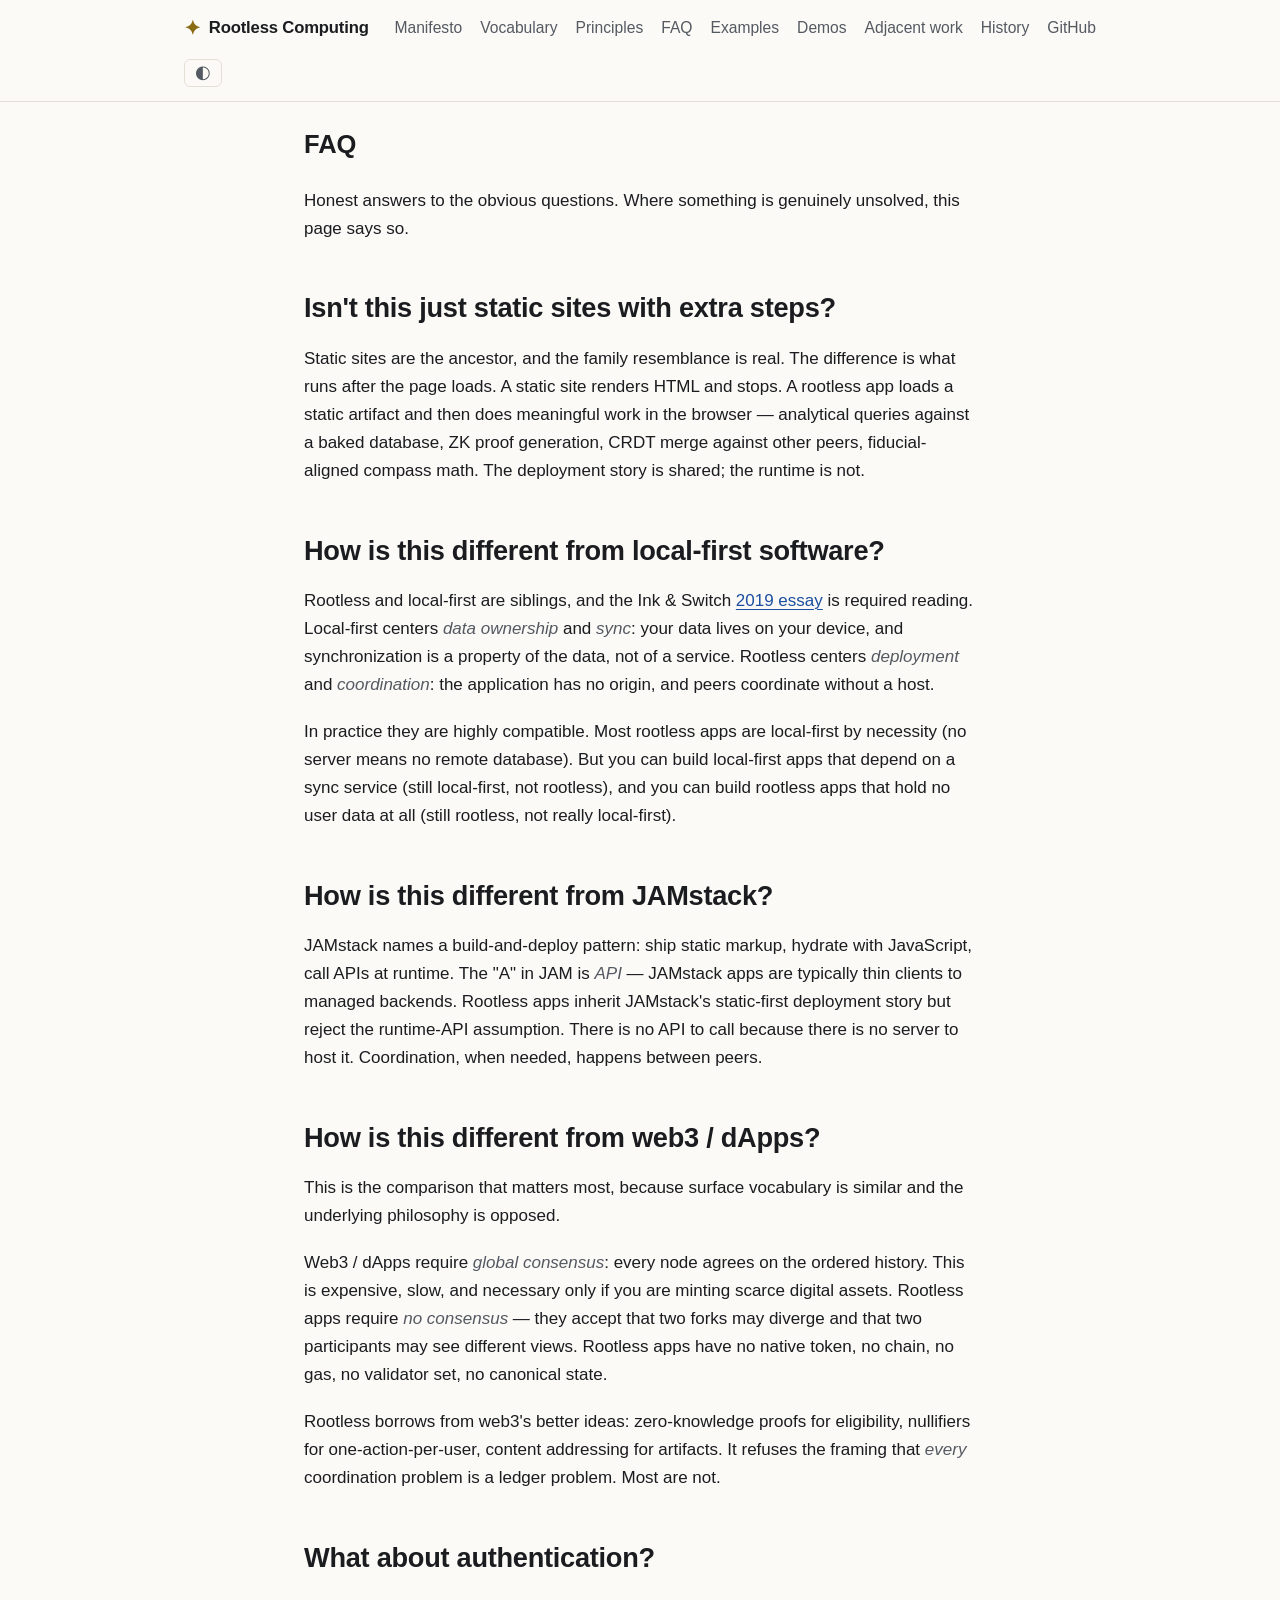
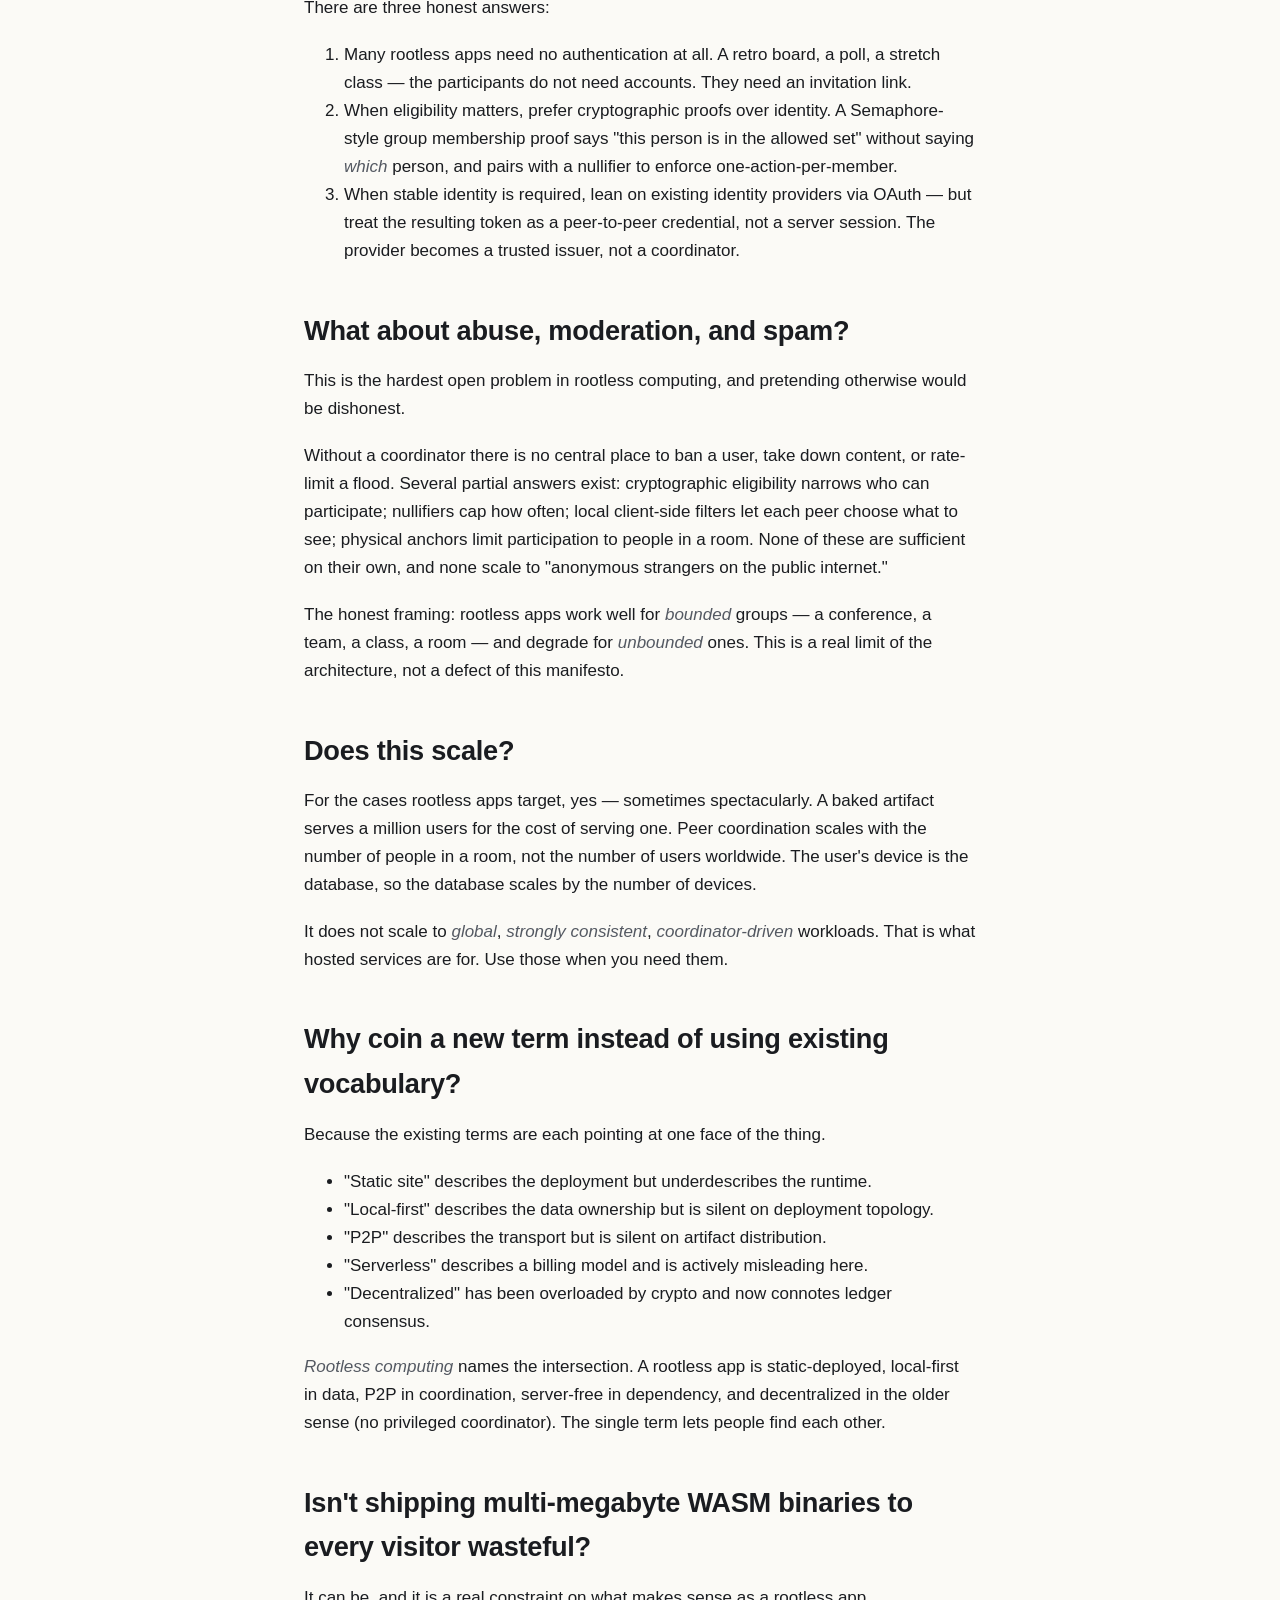
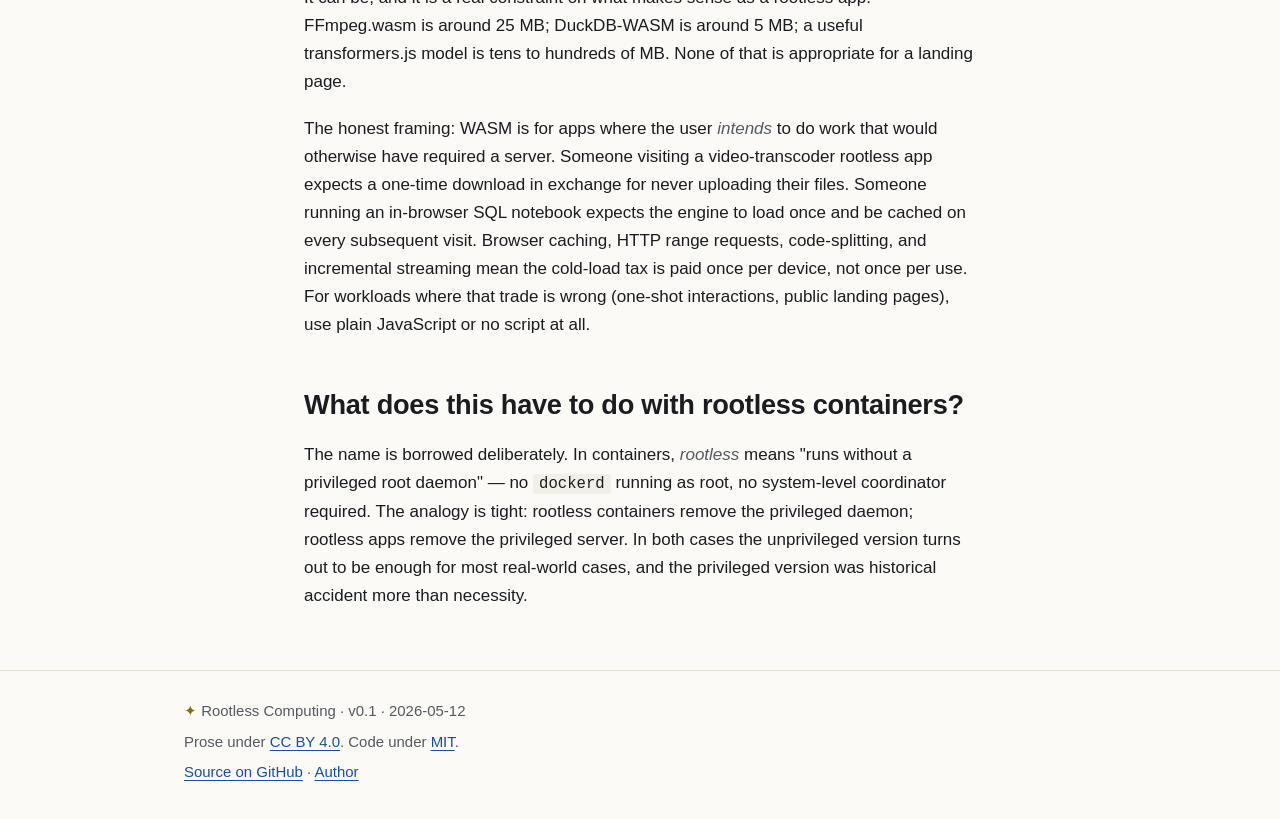
<file: docs/faq.html>
<!DOCTYPE html>
<html lang="en">
<head>
<meta charset="utf-8">
<meta name="viewport" content="width=device-width, initial-scale=1">
<title>FAQ — Rootless Computing</title>
<meta name="description" content="Frequently asked questions about Rootless Computing, including the sharp comparisons to web3, JAMstack, and local-first.">
<link rel="icon" href="assets/favicon.svg" type="image/svg+xml">
<link rel="stylesheet" href="style.css">
</head>
<body>
<a class="skip" href="#main">Skip to content</a>
<header class="site-header"><div class="wrap">
  <a class="brand" href="./"><span class="mark" aria-hidden="true">✦</span><span class="brand-text">Rootless Computing</span></a>
  <nav class="site-nav" aria-label="Primary">
    <a href="./">Manifesto</a>
    <a href="vocabulary.html">Vocabulary</a>
    <a href="principles.html">Principles</a>
    <a href="faq.html" aria-current="page">FAQ</a>
    <a href="examples.html">Examples</a>
    <a href="demos.html">Demos</a>
    <a href="adjacent-work.html">Adjacent work</a>
    <a href="history.html">History</a>
    <a href="https://github.com/baditaflorin/rootless-computing" rel="noopener">GitHub</a>
  </nav>
  <button id="theme-toggle" type="button" aria-label="Toggle light/dark mode">◐</button>
</div></header>

<main id="main" class="wrap"><article>

<h1>FAQ</h1>

<p>Honest answers to the obvious questions. Where something is genuinely unsolved, this page says so.</p>

<h2 id="static-extra-steps">Isn't this just static sites with extra steps?</h2>
<p>Static sites are the ancestor, and the family resemblance is real. The difference is what runs after the page loads. A static site renders HTML and stops. A rootless app loads a static artifact and then does meaningful work in the browser — analytical queries against a baked database, ZK proof generation, CRDT merge against other peers, fiducial-aligned compass math. The deployment story is shared; the runtime is not.</p>

<h2 id="vs-local-first">How is this different from local-first software?</h2>
<p>Rootless and local-first are siblings, and the Ink &amp; Switch <a href="https://www.inkandswitch.com/local-first/" rel="noopener">2019 essay</a> is required reading. Local-first centers <em>data ownership</em> and <em>sync</em>: your data lives on your device, and synchronization is a property of the data, not of a service. Rootless centers <em>deployment</em> and <em>coordination</em>: the application has no origin, and peers coordinate without a host.</p>
<p>In practice they are highly compatible. Most rootless apps are local-first by necessity (no server means no remote database). But you can build local-first apps that depend on a sync service (still local-first, not rootless), and you can build rootless apps that hold no user data at all (still rootless, not really local-first).</p>

<h2 id="vs-jamstack">How is this different from JAMstack?</h2>
<p>JAMstack names a build-and-deploy pattern: ship static markup, hydrate with JavaScript, call APIs at runtime. The "A" in JAM is <em>API</em> — JAMstack apps are typically thin clients to managed backends. Rootless apps inherit JAMstack's static-first deployment story but reject the runtime-API assumption. There is no API to call because there is no server to host it. Coordination, when needed, happens between peers.</p>

<h2 id="vs-web3">How is this different from web3 / dApps?</h2>
<p>This is the comparison that matters most, because surface vocabulary is similar and the underlying philosophy is opposed.</p>
<p>Web3 / dApps require <em>global consensus</em>: every node agrees on the ordered history. This is expensive, slow, and necessary only if you are minting scarce digital assets. Rootless apps require <em>no consensus</em> — they accept that two forks may diverge and that two participants may see different views. Rootless apps have no native token, no chain, no gas, no validator set, no canonical state.</p>
<p>Rootless borrows from web3's better ideas: zero-knowledge proofs for eligibility, nullifiers for one-action-per-user, content addressing for artifacts. It refuses the framing that <em>every</em> coordination problem is a ledger problem. Most are not.</p>

<h2 id="auth">What about authentication?</h2>
<p>There are three honest answers:</p>
<ol>
  <li>Many rootless apps need no authentication at all. A retro board, a poll, a stretch class — the participants do not need accounts. They need an invitation link.</li>
  <li>When eligibility matters, prefer cryptographic proofs over identity. A Semaphore-style group membership proof says "this person is in the allowed set" without saying <em>which</em> person, and pairs with a nullifier to enforce one-action-per-member.</li>
  <li>When stable identity is required, lean on existing identity providers via OAuth — but treat the resulting token as a peer-to-peer credential, not a server session. The provider becomes a trusted issuer, not a coordinator.</li>
</ol>

<h2 id="abuse">What about abuse, moderation, and spam?</h2>
<p>This is the hardest open problem in rootless computing, and pretending otherwise would be dishonest.</p>
<p>Without a coordinator there is no central place to ban a user, take down content, or rate-limit a flood. Several partial answers exist: cryptographic eligibility narrows who can participate; nullifiers cap how often; local client-side filters let each peer choose what to see; physical anchors limit participation to people in a room. None of these are sufficient on their own, and none scale to "anonymous strangers on the public internet."</p>
<p>The honest framing: rootless apps work well for <em>bounded</em> groups — a conference, a team, a class, a room — and degrade for <em>unbounded</em> ones. This is a real limit of the architecture, not a defect of this manifesto.</p>

<h2 id="scale">Does this scale?</h2>
<p>For the cases rootless apps target, yes — sometimes spectacularly. A baked artifact serves a million users for the cost of serving one. Peer coordination scales with the number of people in a room, not the number of users worldwide. The user's device is the database, so the database scales by the number of devices.</p>
<p>It does not scale to <em>global</em>, <em>strongly consistent</em>, <em>coordinator-driven</em> workloads. That is what hosted services are for. Use those when you need them.</p>

<h2 id="why-new-term">Why coin a new term instead of using existing vocabulary?</h2>
<p>Because the existing terms are each pointing at one face of the thing.</p>
<ul>
  <li>"Static site" describes the deployment but underdescribes the runtime.</li>
  <li>"Local-first" describes the data ownership but is silent on deployment topology.</li>
  <li>"P2P" describes the transport but is silent on artifact distribution.</li>
  <li>"Serverless" describes a billing model and is actively misleading here.</li>
  <li>"Decentralized" has been overloaded by crypto and now connotes ledger consensus.</li>
</ul>
<p><em>Rootless computing</em> names the intersection. A rootless app is static-deployed, local-first in data, P2P in coordination, server-free in dependency, and decentralized in the older sense (no privileged coordinator). The single term lets people find each other.</p>

<h2 id="wasm-bloat">Isn't shipping multi-megabyte WASM binaries to every visitor wasteful?</h2>
<p>It can be, and it is a real constraint on what makes sense as a rootless app. FFmpeg.wasm is around 25 MB; DuckDB-WASM is around 5 MB; a useful transformers.js model is tens to hundreds of MB. None of that is appropriate for a landing page.</p>
<p>The honest framing: WASM is for apps where the user <em>intends</em> to do work that would otherwise have required a server. Someone visiting a video-transcoder rootless app expects a one-time download in exchange for never uploading their files. Someone running an in-browser SQL notebook expects the engine to load once and be cached on every subsequent visit. Browser caching, HTTP range requests, code-splitting, and incremental streaming mean the cold-load tax is paid once per device, not once per use. For workloads where that trade is wrong (one-shot interactions, public landing pages), use plain JavaScript or no script at all.</p>

<h2 id="rootless-containers">What does this have to do with rootless containers?</h2>
<p>The name is borrowed deliberately. In containers, <em>rootless</em> means "runs without a privileged root daemon" — no <code>dockerd</code> running as root, no system-level coordinator required. The analogy is tight: rootless containers remove the privileged daemon; rootless apps remove the privileged server. In both cases the unprivileged version turns out to be enough for most real-world cases, and the privileged version was historical accident more than necessity.</p>

</article></main>

<footer class="site-footer"><div class="wrap">
  <p><span class="mark" aria-hidden="true">✦</span> Rootless Computing &middot; v0.1 &middot; 2026-05-12</p>
  <p>Prose under <a href="https://creativecommons.org/licenses/by/4.0/" rel="license noopener">CC BY 4.0</a>. Code under <a href="https://opensource.org/license/mit/" rel="license noopener">MIT</a>.</p>
  <p><a href="https://github.com/baditaflorin/rootless-computing" rel="noopener">Source on GitHub</a> &middot; <a href="https://badita.lv3.org" rel="author noopener">Author</a></p>
</div></footer>

<script>
(function(){var k='rc-theme',r=document.documentElement,s=null;try{s=localStorage.getItem(k)}catch(e){}if(s==='light'||s==='dark')r.setAttribute('data-theme',s);var b=document.getElementById('theme-toggle');if(b)b.addEventListener('click',function(){var c=r.getAttribute('data-theme');if(!c){var p=window.matchMedia&&window.matchMedia('(prefers-color-scheme: light)').matches;c=p?'light':'dark'}var n=c==='dark'?'light':'dark';r.setAttribute('data-theme',n);try{localStorage.setItem(k,n)}catch(e){}});})();
</script>
</body>
</html>
</file>
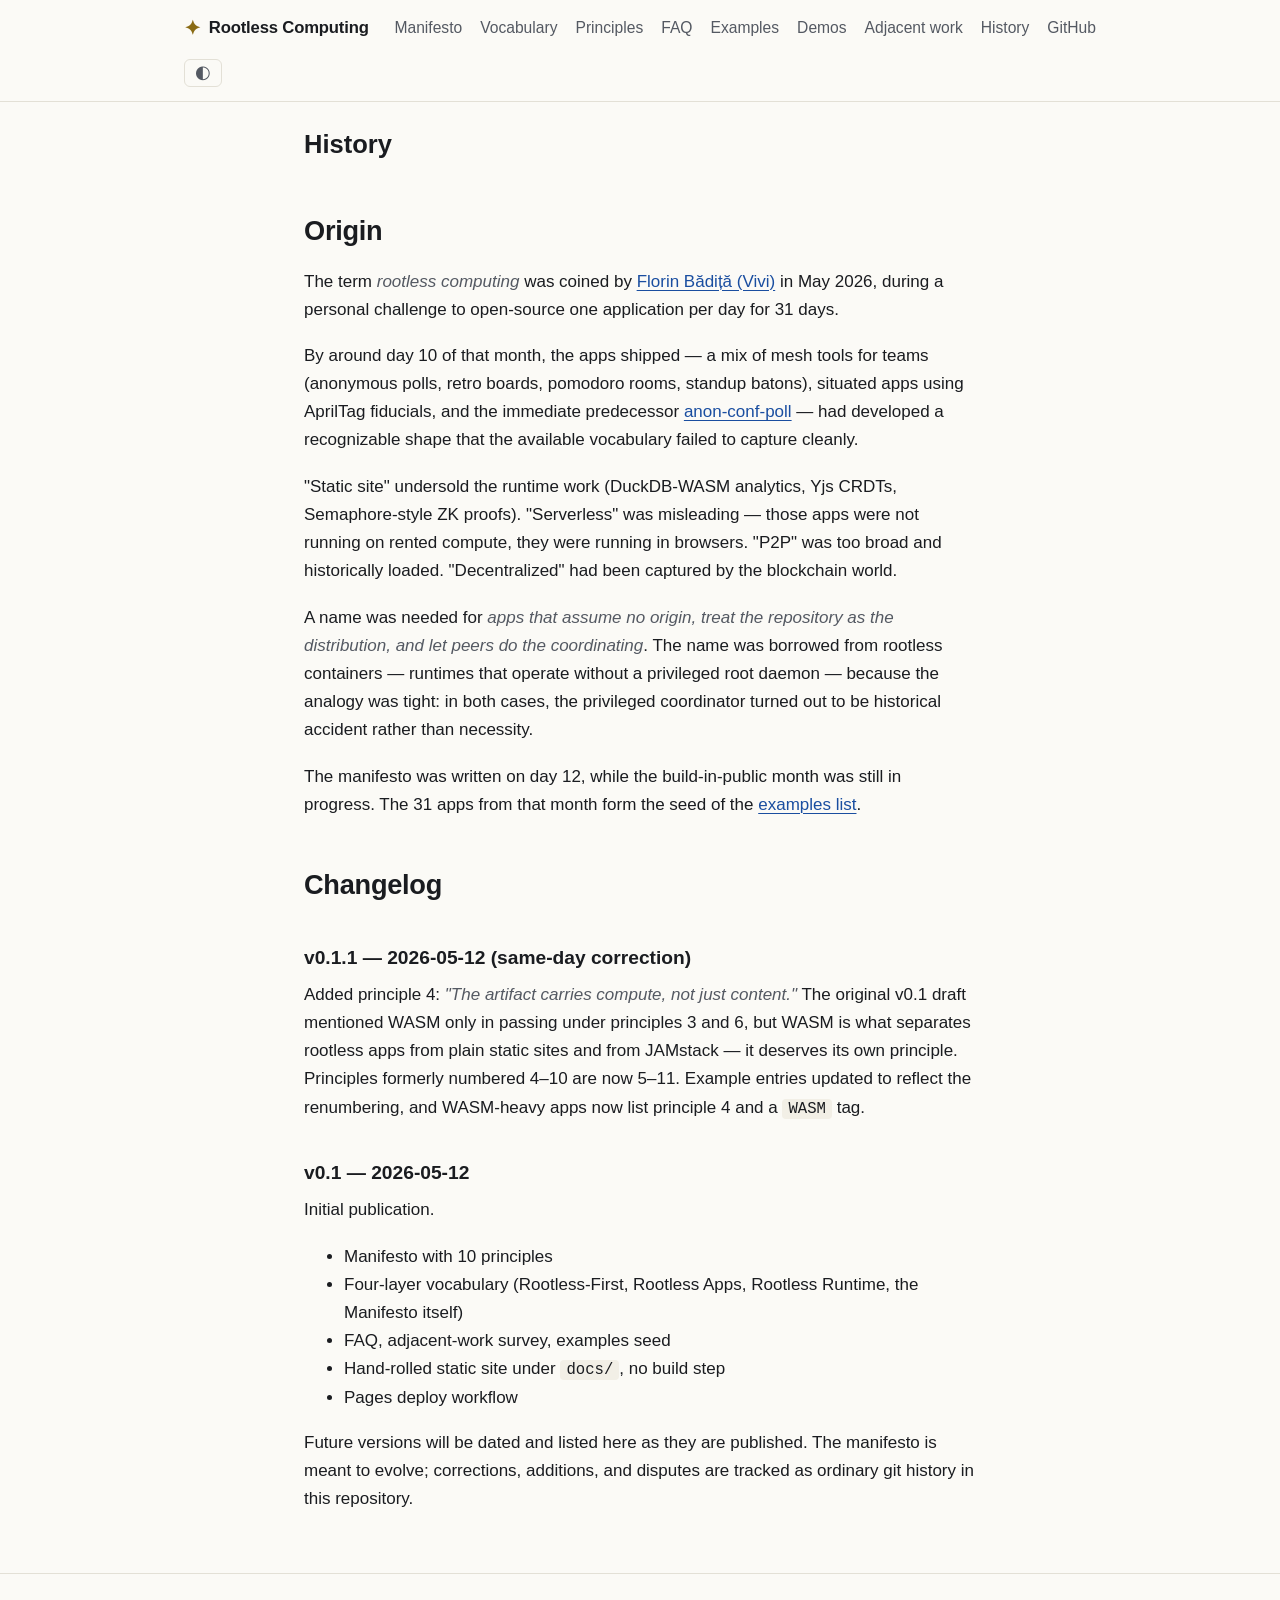
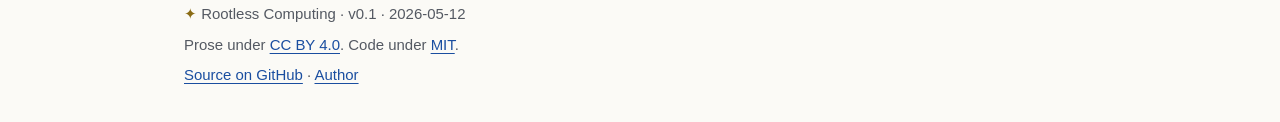
<file: docs/history.html>
<!DOCTYPE html>
<html lang="en">
<head>
<meta charset="utf-8">
<meta name="viewport" content="width=device-width, initial-scale=1">
<title>History — Rootless Computing</title>
<meta name="description" content="Origin story of the term and dated changelog for the Rootless Computing Manifesto.">
<link rel="icon" href="assets/favicon.svg" type="image/svg+xml">
<link rel="stylesheet" href="style.css">
</head>
<body>
<a class="skip" href="#main">Skip to content</a>
<header class="site-header"><div class="wrap">
  <a class="brand" href="./"><span class="mark" aria-hidden="true">✦</span><span class="brand-text">Rootless Computing</span></a>
  <nav class="site-nav" aria-label="Primary">
    <a href="./">Manifesto</a>
    <a href="vocabulary.html">Vocabulary</a>
    <a href="principles.html">Principles</a>
    <a href="faq.html">FAQ</a>
    <a href="examples.html">Examples</a>
    <a href="demos.html">Demos</a>
    <a href="adjacent-work.html">Adjacent work</a>
    <a href="history.html" aria-current="page">History</a>
    <a href="https://github.com/baditaflorin/rootless-computing" rel="noopener">GitHub</a>
  </nav>
  <button id="theme-toggle" type="button" aria-label="Toggle light/dark mode">◐</button>
</div></header>

<main id="main" class="wrap"><article>

<h1>History</h1>

<h2 id="origin">Origin</h2>
<p>The term <em>rootless computing</em> was coined by <a href="https://badita.lv3.org" rel="author noopener">Florin Bădiță (Vivi)</a> in May 2026, during a personal challenge to open-source one application per day for 31 days.</p>
<p>By around day 10 of that month, the apps shipped — a mix of mesh tools for teams (anonymous polls, retro boards, pomodoro rooms, standup batons), situated apps using AprilTag fiducials, and the immediate predecessor <a href="https://github.com/baditaflorin/anon-conf-poll" rel="noopener">anon-conf-poll</a> — had developed a recognizable shape that the available vocabulary failed to capture cleanly.</p>
<p>"Static site" undersold the runtime work (DuckDB-WASM analytics, Yjs CRDTs, Semaphore-style ZK proofs). "Serverless" was misleading — those apps were not running on rented compute, they were running in browsers. "P2P" was too broad and historically loaded. "Decentralized" had been captured by the blockchain world.</p>
<p>A name was needed for <em>apps that assume no origin, treat the repository as the distribution, and let peers do the coordinating</em>. The name was borrowed from rootless containers — runtimes that operate without a privileged root daemon — because the analogy was tight: in both cases, the privileged coordinator turned out to be historical accident rather than necessity.</p>
<p>The manifesto was written on day 12, while the build-in-public month was still in progress. The 31 apps from that month form the seed of the <a href="examples.html">examples list</a>.</p>

<h2 id="changelog">Changelog</h2>

<h3 id="v0-1-1">v0.1.1 — 2026-05-12 (same-day correction)</h3>
<p>Added principle 4: <em>"The artifact carries compute, not just content."</em> The original v0.1 draft mentioned WASM only in passing under principles 3 and 6, but WASM is what separates rootless apps from plain static sites and from JAMstack — it deserves its own principle. Principles formerly numbered 4–10 are now 5–11. Example entries updated to reflect the renumbering, and WASM-heavy apps now list principle 4 and a <code>WASM</code> tag.</p>

<h3 id="v0-1">v0.1 — 2026-05-12</h3>
<p>Initial publication.</p>
<ul>
  <li>Manifesto with 10 principles</li>
  <li>Four-layer vocabulary (Rootless-First, Rootless Apps, Rootless Runtime, the Manifesto itself)</li>
  <li>FAQ, adjacent-work survey, examples seed</li>
  <li>Hand-rolled static site under <code>docs/</code>, no build step</li>
  <li>Pages deploy workflow</li>
</ul>

<p>Future versions will be dated and listed here as they are published. The manifesto is meant to evolve; corrections, additions, and disputes are tracked as ordinary git history in this repository.</p>

</article></main>

<footer class="site-footer"><div class="wrap">
  <p><span class="mark" aria-hidden="true">✦</span> Rootless Computing &middot; v0.1 &middot; 2026-05-12</p>
  <p>Prose under <a href="https://creativecommons.org/licenses/by/4.0/" rel="license noopener">CC BY 4.0</a>. Code under <a href="https://opensource.org/license/mit/" rel="license noopener">MIT</a>.</p>
  <p><a href="https://github.com/baditaflorin/rootless-computing" rel="noopener">Source on GitHub</a> &middot; <a href="https://badita.lv3.org" rel="author noopener">Author</a></p>
</div></footer>

<script>
(function(){var k='rc-theme',r=document.documentElement,s=null;try{s=localStorage.getItem(k)}catch(e){}if(s==='light'||s==='dark')r.setAttribute('data-theme',s);var b=document.getElementById('theme-toggle');if(b)b.addEventListener('click',function(){var c=r.getAttribute('data-theme');if(!c){var p=window.matchMedia&&window.matchMedia('(prefers-color-scheme: light)').matches;c=p?'light':'dark'}var n=c==='dark'?'light':'dark';r.setAttribute('data-theme',n);try{localStorage.setItem(k,n)}catch(e){}});})();
</script>
</body>
</html>
</file>
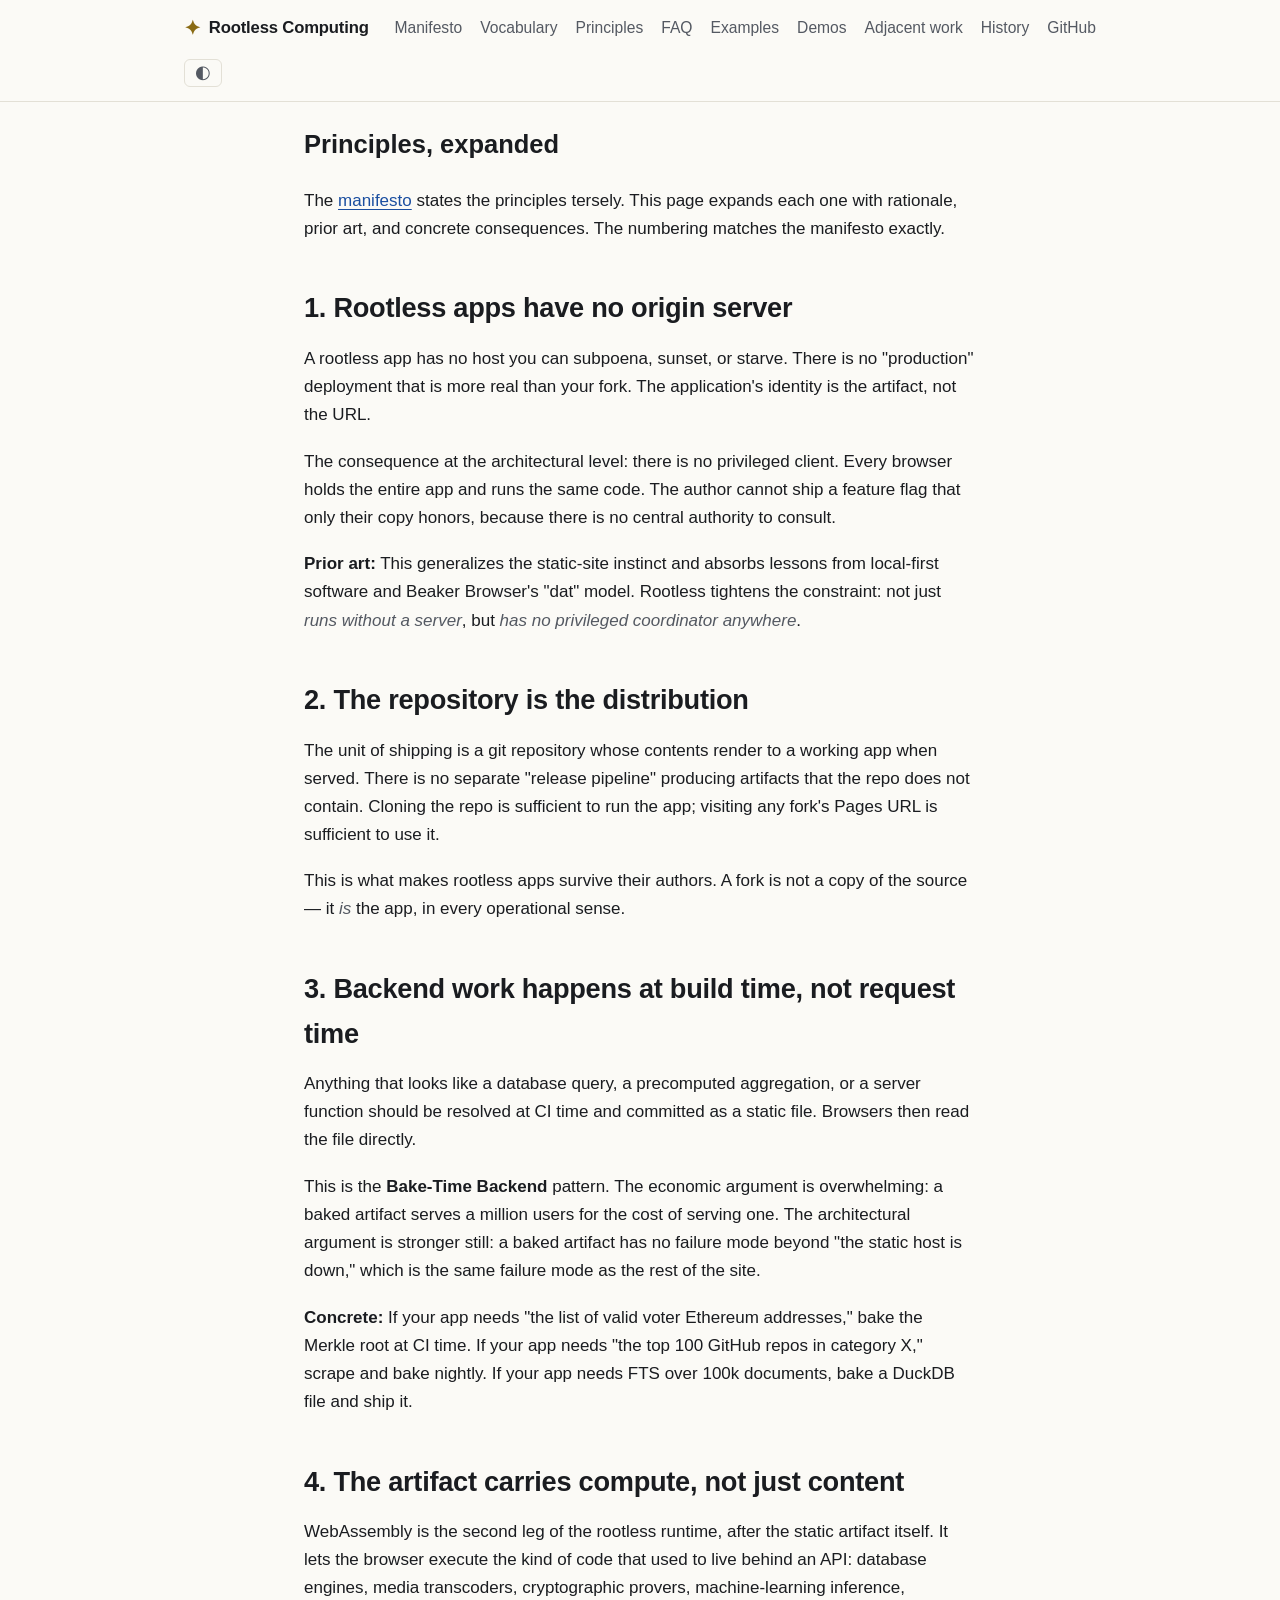
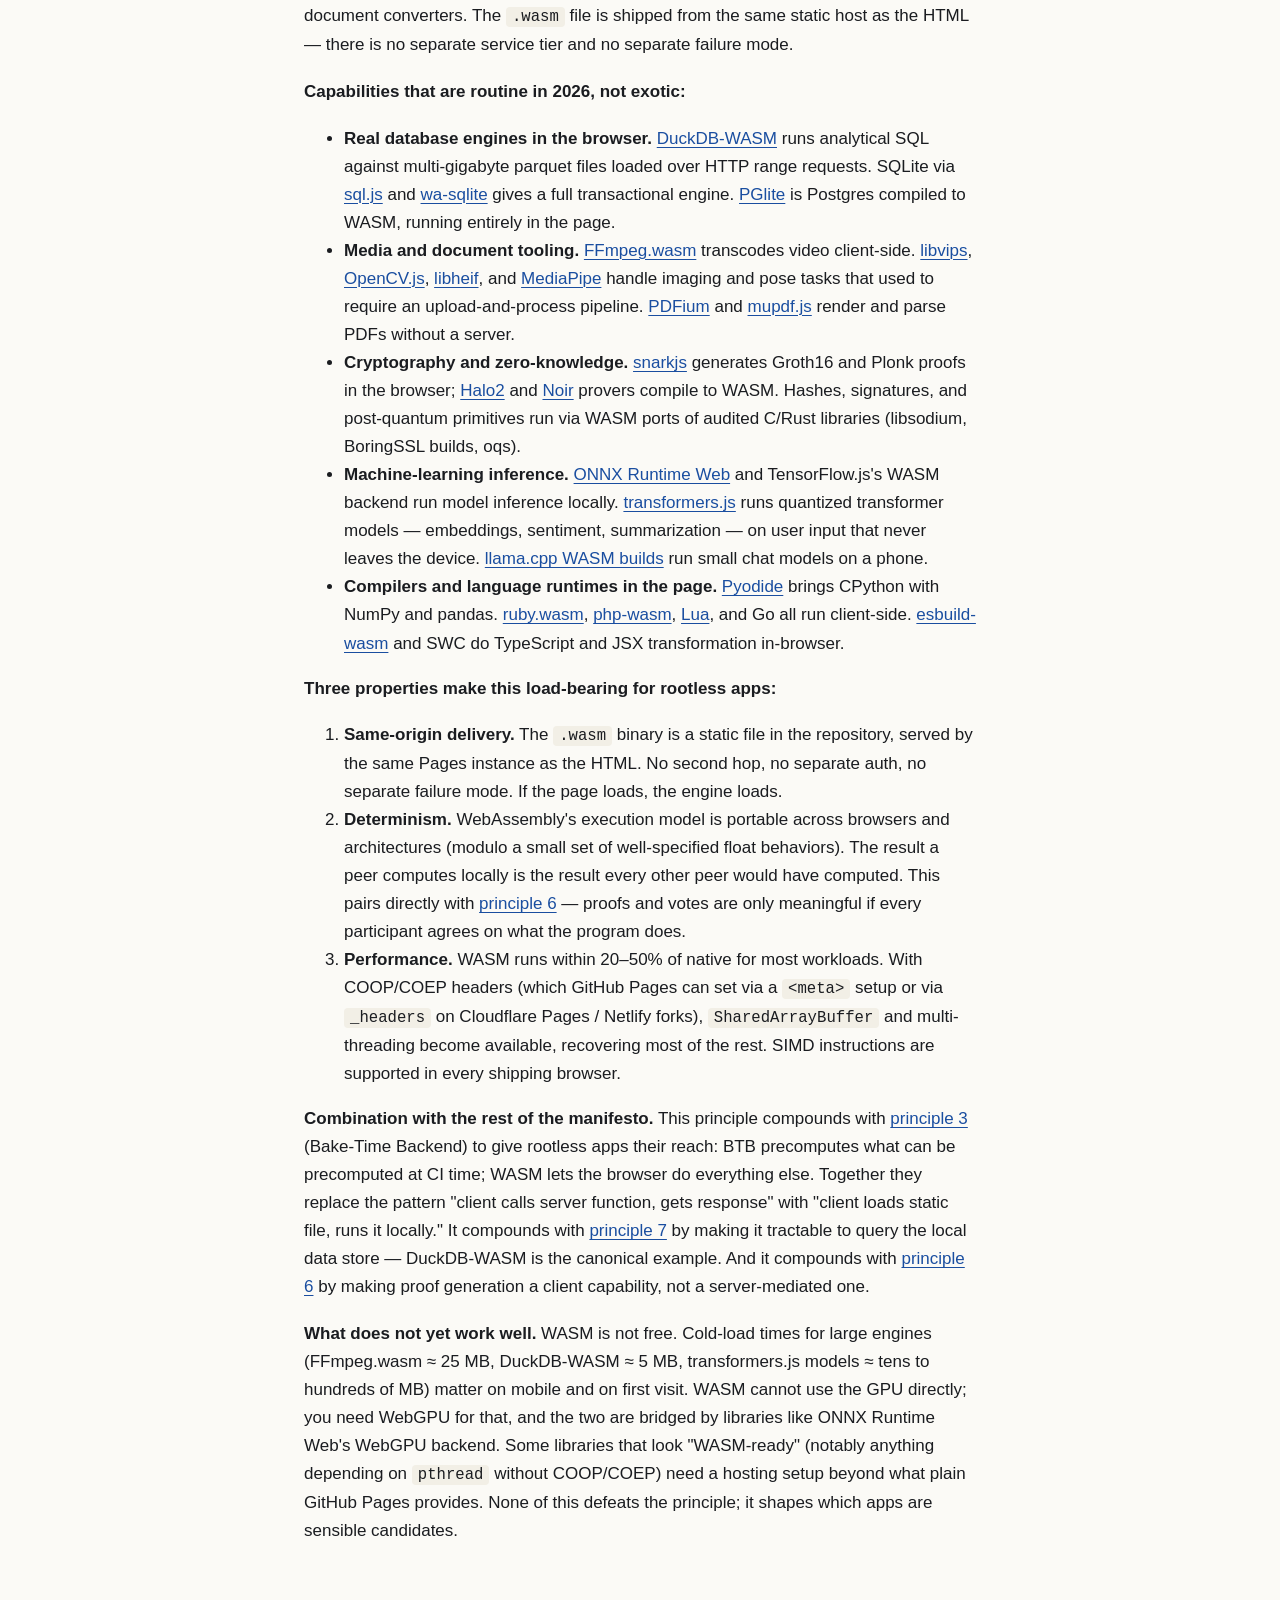
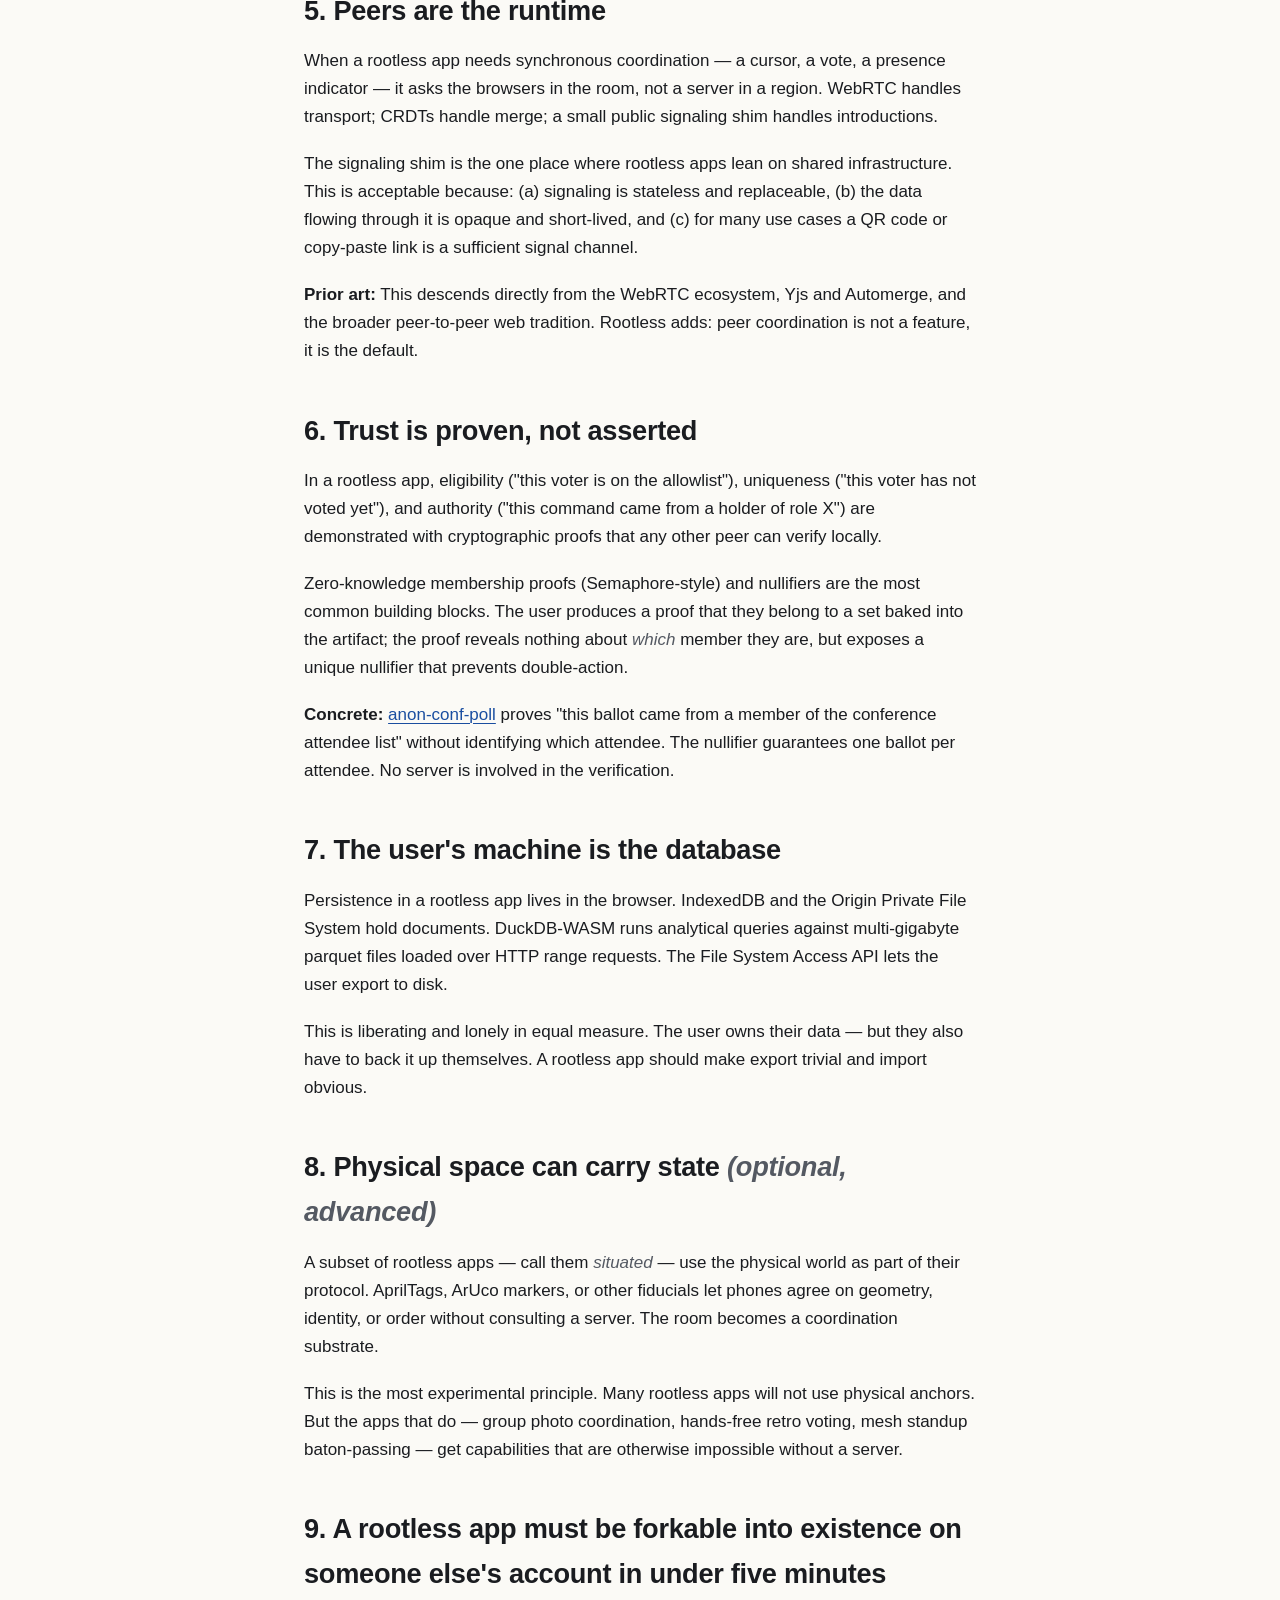
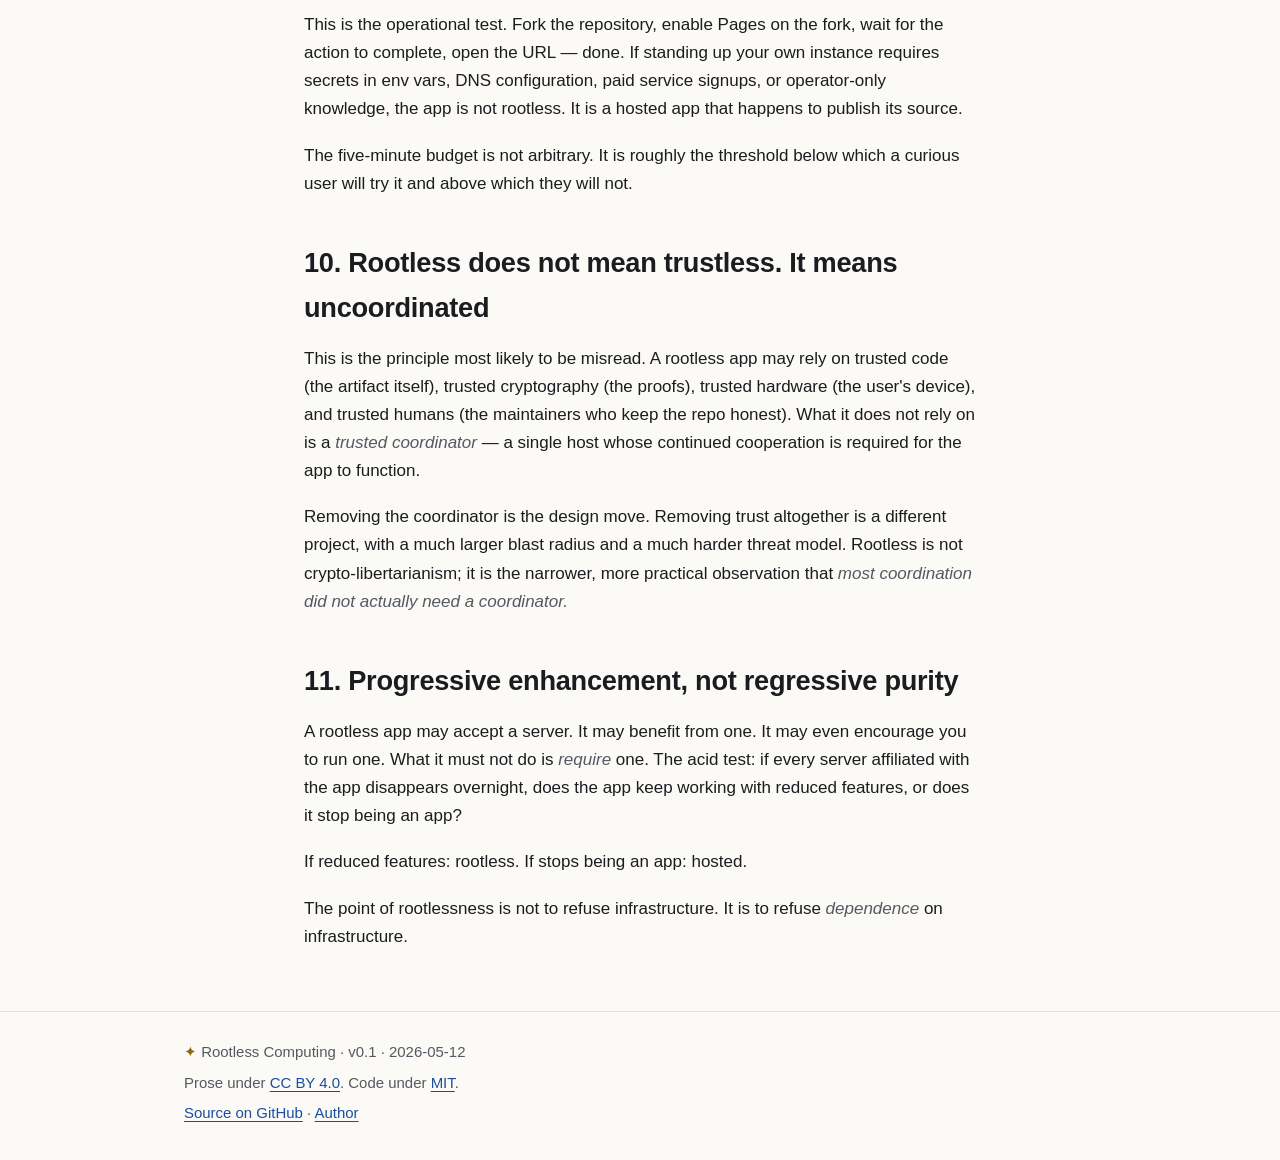
<file: docs/principles.html>
<!DOCTYPE html>
<html lang="en">
<head>
<meta charset="utf-8">
<meta name="viewport" content="width=device-width, initial-scale=1">
<title>Principles, expanded — Rootless Computing</title>
<meta name="description" content="Each principle of the Rootless Computing Manifesto, with rationale and prior art.">
<link rel="icon" href="assets/favicon.svg" type="image/svg+xml">
<link rel="stylesheet" href="style.css">
</head>
<body>
<a class="skip" href="#main">Skip to content</a>
<header class="site-header"><div class="wrap">
  <a class="brand" href="./"><span class="mark" aria-hidden="true">✦</span><span class="brand-text">Rootless Computing</span></a>
  <nav class="site-nav" aria-label="Primary">
    <a href="./">Manifesto</a>
    <a href="vocabulary.html">Vocabulary</a>
    <a href="principles.html" aria-current="page">Principles</a>
    <a href="faq.html">FAQ</a>
    <a href="examples.html">Examples</a>
    <a href="demos.html">Demos</a>
    <a href="adjacent-work.html">Adjacent work</a>
    <a href="history.html">History</a>
    <a href="https://github.com/baditaflorin/rootless-computing" rel="noopener">GitHub</a>
  </nav>
  <button id="theme-toggle" type="button" aria-label="Toggle light/dark mode">◐</button>
</div></header>

<main id="main" class="wrap"><article>

<h1>Principles, expanded</h1>

<p>The <a href="./">manifesto</a> states the principles tersely. This page expands each one with rationale, prior art, and concrete consequences. The numbering matches the manifesto exactly.</p>

<h2 id="p1">1. Rootless apps have no origin server</h2>
<p>A rootless app has no host you can subpoena, sunset, or starve. There is no "production" deployment that is more real than your fork. The application's identity is the artifact, not the URL.</p>
<p>The consequence at the architectural level: there is no privileged client. Every browser holds the entire app and runs the same code. The author cannot ship a feature flag that only their copy honors, because there is no central authority to consult.</p>
<p><strong>Prior art:</strong> This generalizes the static-site instinct and absorbs lessons from local-first software and Beaker Browser's "dat" model. Rootless tightens the constraint: not just <em>runs without a server</em>, but <em>has no privileged coordinator anywhere</em>.</p>

<h2 id="p2">2. The repository is the distribution</h2>
<p>The unit of shipping is a git repository whose contents render to a working app when served. There is no separate "release pipeline" producing artifacts that the repo does not contain. Cloning the repo is sufficient to run the app; visiting any fork's Pages URL is sufficient to use it.</p>
<p>This is what makes rootless apps survive their authors. A fork is not a copy of the source — it <em>is</em> the app, in every operational sense.</p>

<h2 id="p3">3. Backend work happens at build time, not request time</h2>
<p>Anything that looks like a database query, a precomputed aggregation, or a server function should be resolved at CI time and committed as a static file. Browsers then read the file directly.</p>
<p>This is the <strong>Bake-Time Backend</strong> pattern. The economic argument is overwhelming: a baked artifact serves a million users for the cost of serving one. The architectural argument is stronger still: a baked artifact has no failure mode beyond "the static host is down," which is the same failure mode as the rest of the site.</p>
<p><strong>Concrete:</strong> If your app needs "the list of valid voter Ethereum addresses," bake the Merkle root at CI time. If your app needs "the top 100 GitHub repos in category X," scrape and bake nightly. If your app needs FTS over 100k documents, bake a DuckDB file and ship it.</p>

<h2 id="p4">4. The artifact carries compute, not just content</h2>
<p>WebAssembly is the second leg of the rootless runtime, after the static artifact itself. It lets the browser execute the kind of code that used to live behind an API: database engines, media transcoders, cryptographic provers, machine-learning inference, document converters. The <code>.wasm</code> file is shipped from the same static host as the HTML — there is no separate service tier and no separate failure mode.</p>

<p><strong>Capabilities that are routine in 2026, not exotic:</strong></p>
<ul>
  <li><strong>Real database engines in the browser.</strong> <a href="https://duckdb.org/docs/api/wasm/overview" rel="noopener">DuckDB-WASM</a> runs analytical SQL against multi-gigabyte parquet files loaded over HTTP range requests. SQLite via <a href="https://sql.js.org" rel="noopener">sql.js</a> and <a href="https://github.com/rhashimoto/wa-sqlite" rel="noopener">wa-sqlite</a> gives a full transactional engine. <a href="https://pglite.dev" rel="noopener">PGlite</a> is Postgres compiled to WASM, running entirely in the page.</li>
  <li><strong>Media and document tooling.</strong> <a href="https://ffmpegwasm.netlify.app" rel="noopener">FFmpeg.wasm</a> transcodes video client-side. <a href="https://github.com/kleisauke/wasm-vips" rel="noopener">libvips</a>, <a href="https://docs.opencv.org/4.x/d5/d10/tutorial_js_root.html" rel="noopener">OpenCV.js</a>, <a href="https://github.com/strukturag/libheif" rel="noopener">libheif</a>, and <a href="https://developers.google.com/mediapipe" rel="noopener">MediaPipe</a> handle imaging and pose tasks that used to require an upload-and-process pipeline. <a href="https://github.com/hyzyla/pdfium" rel="noopener">PDFium</a> and <a href="https://github.com/ArtifexSoftware/mupdf.js" rel="noopener">mupdf.js</a> render and parse PDFs without a server.</li>
  <li><strong>Cryptography and zero-knowledge.</strong> <a href="https://github.com/iden3/snarkjs" rel="noopener">snarkjs</a> generates Groth16 and Plonk proofs in the browser; <a href="https://github.com/zcash/halo2" rel="noopener">Halo2</a> and <a href="https://noir-lang.org" rel="noopener">Noir</a> provers compile to WASM. Hashes, signatures, and post-quantum primitives run via WASM ports of audited C/Rust libraries (libsodium, BoringSSL builds, oqs).</li>
  <li><strong>Machine-learning inference.</strong> <a href="https://onnxruntime.ai/docs/tutorials/web/" rel="noopener">ONNX Runtime Web</a> and TensorFlow.js's WASM backend run model inference locally. <a href="https://huggingface.co/docs/transformers.js" rel="noopener">transformers.js</a> runs quantized transformer models — embeddings, sentiment, summarization — on user input that never leaves the device. <a href="https://github.com/ngxson/wllama" rel="noopener">llama.cpp WASM builds</a> run small chat models on a phone.</li>
  <li><strong>Compilers and language runtimes in the page.</strong> <a href="https://pyodide.org" rel="noopener">Pyodide</a> brings CPython with NumPy and pandas. <a href="https://github.com/ruby/ruby.wasm" rel="noopener">ruby.wasm</a>, <a href="https://github.com/WordPress/wordpress-playground" rel="noopener">php-wasm</a>, <a href="https://github.com/ceifa/wasmoon" rel="noopener">Lua</a>, and Go all run client-side. <a href="https://github.com/evanw/esbuild" rel="noopener">esbuild-wasm</a> and SWC do TypeScript and JSX transformation in-browser.</li>
</ul>

<p><strong>Three properties make this load-bearing for rootless apps:</strong></p>
<ol>
  <li><strong>Same-origin delivery.</strong> The <code>.wasm</code> binary is a static file in the repository, served by the same Pages instance as the HTML. No second hop, no separate auth, no separate failure mode. If the page loads, the engine loads.</li>
  <li><strong>Determinism.</strong> WebAssembly's execution model is portable across browsers and architectures (modulo a small set of well-specified float behaviors). The result a peer computes locally is the result every other peer would have computed. This pairs directly with <a href="#p6">principle 6</a> — proofs and votes are only meaningful if every participant agrees on what the program does.</li>
  <li><strong>Performance.</strong> WASM runs within 20–50% of native for most workloads. With COOP/COEP headers (which GitHub Pages can set via a <code>&lt;meta&gt;</code> setup or via <code>_headers</code> on Cloudflare Pages / Netlify forks), <code>SharedArrayBuffer</code> and multi-threading become available, recovering most of the rest. SIMD instructions are supported in every shipping browser.</li>
</ol>

<p><strong>Combination with the rest of the manifesto.</strong> This principle compounds with <a href="#p3">principle 3</a> (Bake-Time Backend) to give rootless apps their reach: BTB precomputes what can be precomputed at CI time; WASM lets the browser do everything else. Together they replace the pattern "client calls server function, gets response" with "client loads static file, runs it locally." It compounds with <a href="#p7">principle 7</a> by making it tractable to query the local data store — DuckDB-WASM is the canonical example. And it compounds with <a href="#p6">principle 6</a> by making proof generation a client capability, not a server-mediated one.</p>

<p><strong>What does not yet work well.</strong> WASM is not free. Cold-load times for large engines (FFmpeg.wasm ≈ 25 MB, DuckDB-WASM ≈ 5 MB, transformers.js models ≈ tens to hundreds of MB) matter on mobile and on first visit. WASM cannot use the GPU directly; you need WebGPU for that, and the two are bridged by libraries like ONNX Runtime Web's WebGPU backend. Some libraries that look "WASM-ready" (notably anything depending on <code>pthread</code> without COOP/COEP) need a hosting setup beyond what plain GitHub Pages provides. None of this defeats the principle; it shapes which apps are sensible candidates.</p>

<h2 id="p5">5. Peers are the runtime</h2>
<p>When a rootless app needs synchronous coordination — a cursor, a vote, a presence indicator — it asks the browsers in the room, not a server in a region. WebRTC handles transport; CRDTs handle merge; a small public signaling shim handles introductions.</p>
<p>The signaling shim is the one place where rootless apps lean on shared infrastructure. This is acceptable because: (a) signaling is stateless and replaceable, (b) the data flowing through it is opaque and short-lived, and (c) for many use cases a QR code or copy-paste link is a sufficient signal channel.</p>
<p><strong>Prior art:</strong> This descends directly from the WebRTC ecosystem, Yjs and Automerge, and the broader peer-to-peer web tradition. Rootless adds: peer coordination is not a feature, it is the default.</p>

<h2 id="p6">6. Trust is proven, not asserted</h2>
<p>In a rootless app, eligibility ("this voter is on the allowlist"), uniqueness ("this voter has not voted yet"), and authority ("this command came from a holder of role X") are demonstrated with cryptographic proofs that any other peer can verify locally.</p>
<p>Zero-knowledge membership proofs (Semaphore-style) and nullifiers are the most common building blocks. The user produces a proof that they belong to a set baked into the artifact; the proof reveals nothing about <em>which</em> member they are, but exposes a unique nullifier that prevents double-action.</p>
<p><strong>Concrete:</strong> <a href="https://github.com/baditaflorin/anon-conf-poll" rel="noopener">anon-conf-poll</a> proves "this ballot came from a member of the conference attendee list" without identifying which attendee. The nullifier guarantees one ballot per attendee. No server is involved in the verification.</p>

<h2 id="p7">7. The user's machine is the database</h2>
<p>Persistence in a rootless app lives in the browser. IndexedDB and the Origin Private File System hold documents. DuckDB-WASM runs analytical queries against multi-gigabyte parquet files loaded over HTTP range requests. The File System Access API lets the user export to disk.</p>
<p>This is liberating and lonely in equal measure. The user owns their data — but they also have to back it up themselves. A rootless app should make export trivial and import obvious.</p>

<h2 id="p8">8. Physical space can carry state <em>(optional, advanced)</em></h2>
<p>A subset of rootless apps — call them <em>situated</em> — use the physical world as part of their protocol. AprilTags, ArUco markers, or other fiducials let phones agree on geometry, identity, or order without consulting a server. The room becomes a coordination substrate.</p>
<p>This is the most experimental principle. Many rootless apps will not use physical anchors. But the apps that do — group photo coordination, hands-free retro voting, mesh standup baton-passing — get capabilities that are otherwise impossible without a server.</p>

<h2 id="p9">9. A rootless app must be forkable into existence on someone else's account in under five minutes</h2>
<p>This is the operational test. Fork the repository, enable Pages on the fork, wait for the action to complete, open the URL — done. If standing up your own instance requires secrets in env vars, DNS configuration, paid service signups, or operator-only knowledge, the app is not rootless. It is a hosted app that happens to publish its source.</p>
<p>The five-minute budget is not arbitrary. It is roughly the threshold below which a curious user will try it and above which they will not.</p>

<h2 id="p10">10. Rootless does not mean trustless. It means uncoordinated</h2>
<p>This is the principle most likely to be misread. A rootless app may rely on trusted code (the artifact itself), trusted cryptography (the proofs), trusted hardware (the user's device), and trusted humans (the maintainers who keep the repo honest). What it does not rely on is a <em>trusted coordinator</em> — a single host whose continued cooperation is required for the app to function.</p>
<p>Removing the coordinator is the design move. Removing trust altogether is a different project, with a much larger blast radius and a much harder threat model. Rootless is not crypto-libertarianism; it is the narrower, more practical observation that <em>most coordination did not actually need a coordinator.</em></p>

<h2 id="p11">11. Progressive enhancement, not regressive purity</h2>
<p>A rootless app may accept a server. It may benefit from one. It may even encourage you to run one. What it must not do is <em>require</em> one. The acid test: if every server affiliated with the app disappears overnight, does the app keep working with reduced features, or does it stop being an app?</p>
<p>If reduced features: rootless. If stops being an app: hosted.</p>
<p>The point of rootlessness is not to refuse infrastructure. It is to refuse <em>dependence</em> on infrastructure.</p>

</article></main>

<footer class="site-footer"><div class="wrap">
  <p><span class="mark" aria-hidden="true">✦</span> Rootless Computing &middot; v0.1 &middot; 2026-05-12</p>
  <p>Prose under <a href="https://creativecommons.org/licenses/by/4.0/" rel="license noopener">CC BY 4.0</a>. Code under <a href="https://opensource.org/license/mit/" rel="license noopener">MIT</a>.</p>
  <p><a href="https://github.com/baditaflorin/rootless-computing" rel="noopener">Source on GitHub</a> &middot; <a href="https://badita.lv3.org" rel="author noopener">Author</a></p>
</div></footer>

<script>
(function(){var k='rc-theme',r=document.documentElement,s=null;try{s=localStorage.getItem(k)}catch(e){}if(s==='light'||s==='dark')r.setAttribute('data-theme',s);var b=document.getElementById('theme-toggle');if(b)b.addEventListener('click',function(){var c=r.getAttribute('data-theme');if(!c){var p=window.matchMedia&&window.matchMedia('(prefers-color-scheme: light)').matches;c=p?'light':'dark'}var n=c==='dark'?'light':'dark';r.setAttribute('data-theme',n);try{localStorage.setItem(k,n)}catch(e){}});})();
</script>
</body>
</html>
</file>
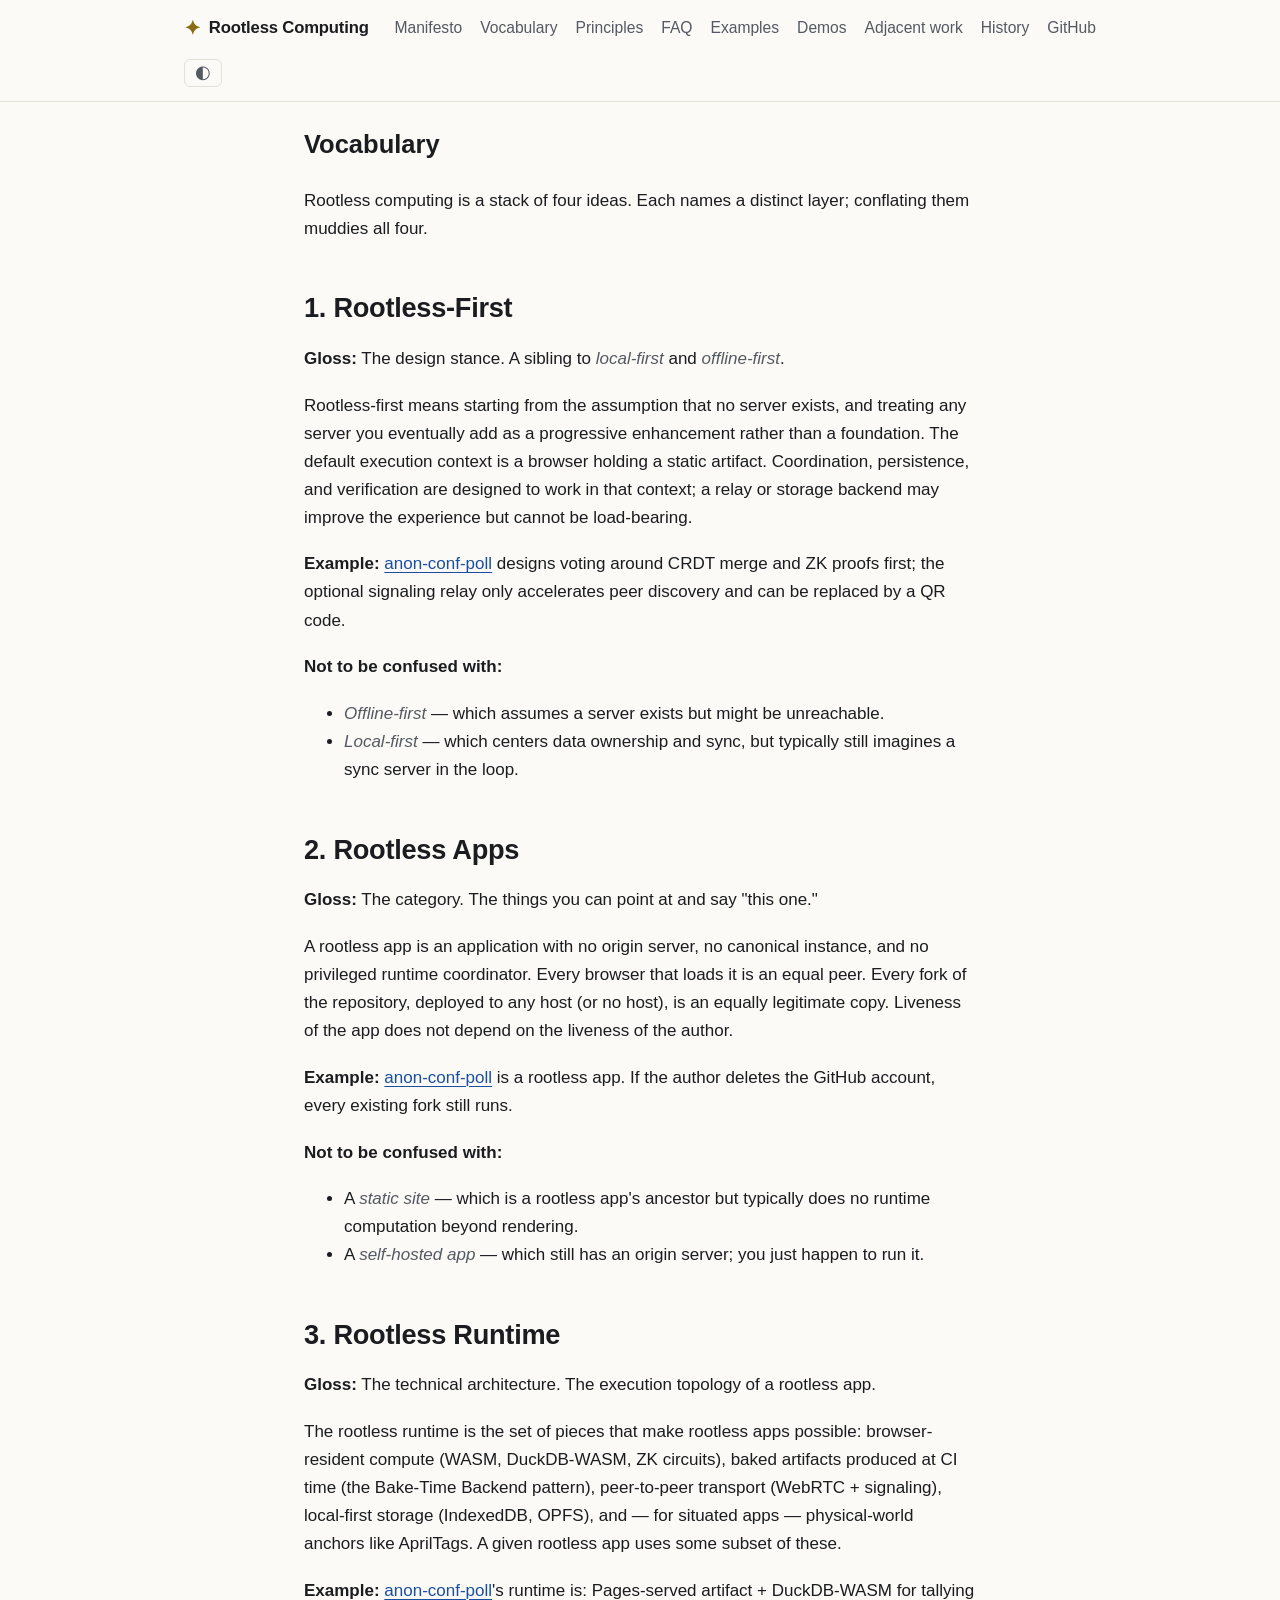
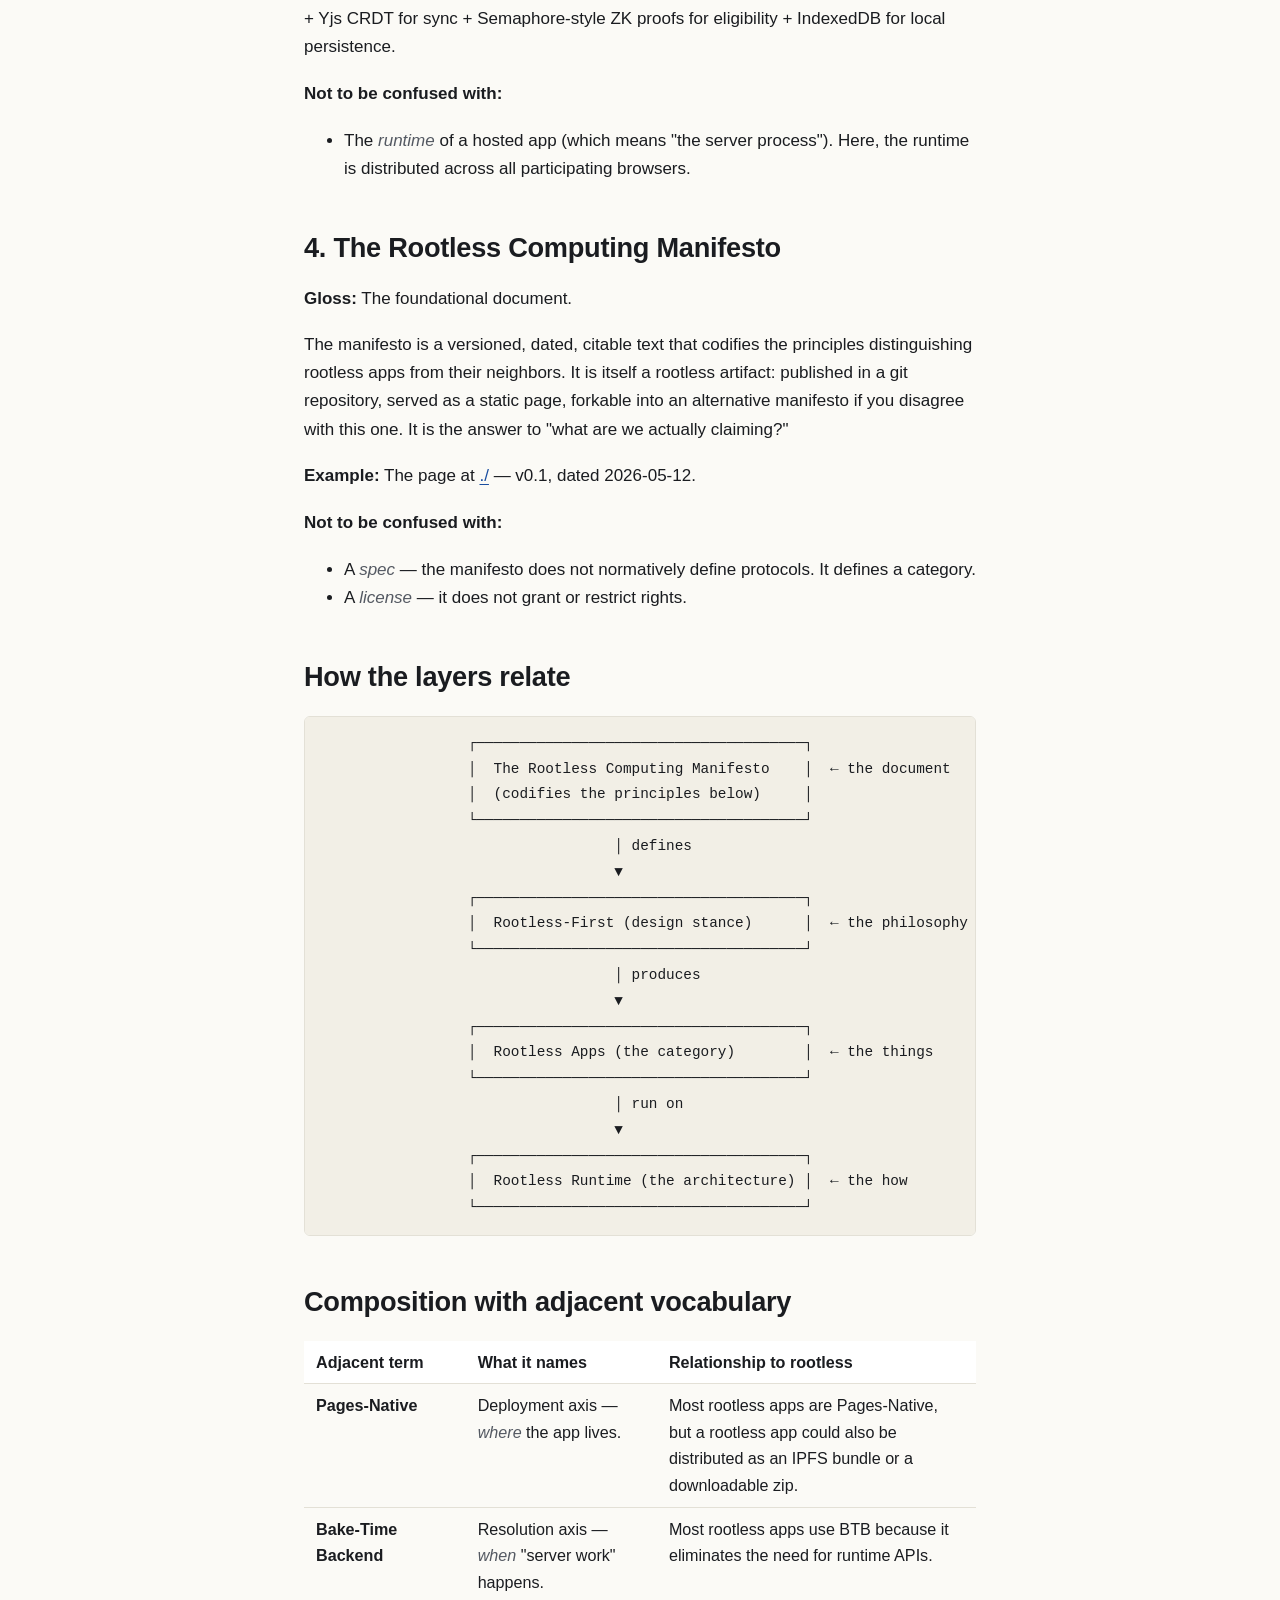
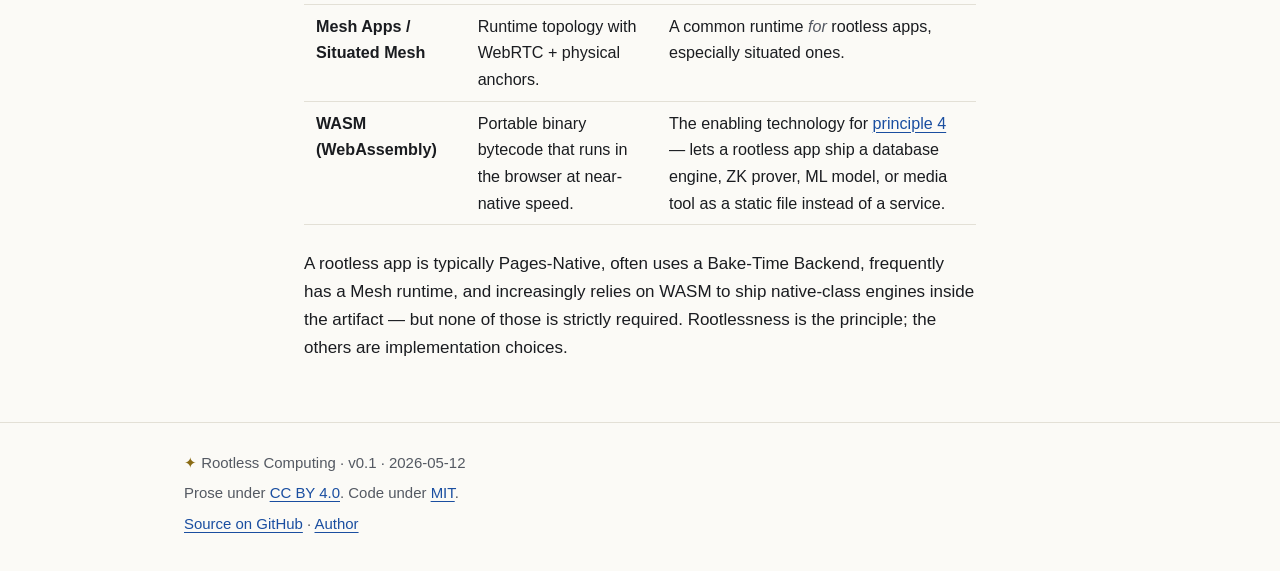
<file: docs/vocabulary.html>
<!DOCTYPE html>
<html lang="en">
<head>
<meta charset="utf-8">
<meta name="viewport" content="width=device-width, initial-scale=1">
<title>Vocabulary — Rootless Computing</title>
<meta name="description" content="The four-layer vocabulary of rootless computing: Rootless-First, Rootless Apps, Rootless Runtime, and the Manifesto.">
<link rel="icon" href="assets/favicon.svg" type="image/svg+xml">
<link rel="stylesheet" href="style.css">
</head>
<body>
<a class="skip" href="#main">Skip to content</a>

<header class="site-header"><div class="wrap">
  <a class="brand" href="./"><span class="mark" aria-hidden="true">✦</span><span class="brand-text">Rootless Computing</span></a>
  <nav class="site-nav" aria-label="Primary">
    <a href="./">Manifesto</a>
    <a href="vocabulary.html" aria-current="page">Vocabulary</a>
    <a href="principles.html">Principles</a>
    <a href="faq.html">FAQ</a>
    <a href="examples.html">Examples</a>
    <a href="demos.html">Demos</a>
    <a href="adjacent-work.html">Adjacent work</a>
    <a href="history.html">History</a>
    <a href="https://github.com/baditaflorin/rootless-computing" rel="noopener">GitHub</a>
  </nav>
  <button id="theme-toggle" type="button" aria-label="Toggle light/dark mode">◐</button>
</div></header>

<main id="main" class="wrap">
<article>

<h1>Vocabulary</h1>

<p>Rootless computing is a stack of four ideas. Each names a distinct layer; conflating them muddies all four.</p>

<h2 id="rootless-first">1. Rootless-First</h2>
<p><strong>Gloss:</strong> The design stance. A sibling to <em>local-first</em> and <em>offline-first</em>.</p>
<p>Rootless-first means starting from the assumption that no server exists, and treating any server you eventually add as a progressive enhancement rather than a foundation. The default execution context is a browser holding a static artifact. Coordination, persistence, and verification are designed to work in that context; a relay or storage backend may improve the experience but cannot be load-bearing.</p>
<p><strong>Example:</strong> <a href="https://github.com/baditaflorin/anon-conf-poll" rel="noopener">anon-conf-poll</a> designs voting around CRDT merge and ZK proofs first; the optional signaling relay only accelerates peer discovery and can be replaced by a QR code.</p>
<p><strong>Not to be confused with:</strong></p>
<ul>
  <li><em>Offline-first</em> — which assumes a server exists but might be unreachable.</li>
  <li><em>Local-first</em> — which centers data ownership and sync, but typically still imagines a sync server in the loop.</li>
</ul>

<h2 id="rootless-apps">2. Rootless Apps</h2>
<p><strong>Gloss:</strong> The category. The things you can point at and say "this one."</p>
<p>A rootless app is an application with no origin server, no canonical instance, and no privileged runtime coordinator. Every browser that loads it is an equal peer. Every fork of the repository, deployed to any host (or no host), is an equally legitimate copy. Liveness of the app does not depend on the liveness of the author.</p>
<p><strong>Example:</strong> <a href="https://github.com/baditaflorin/anon-conf-poll" rel="noopener">anon-conf-poll</a> is a rootless app. If the author deletes the GitHub account, every existing fork still runs.</p>
<p><strong>Not to be confused with:</strong></p>
<ul>
  <li>A <em>static site</em> — which is a rootless app's ancestor but typically does no runtime computation beyond rendering.</li>
  <li>A <em>self-hosted app</em> — which still has an origin server; you just happen to run it.</li>
</ul>

<h2 id="rootless-runtime">3. Rootless Runtime</h2>
<p><strong>Gloss:</strong> The technical architecture. The execution topology of a rootless app.</p>
<p>The rootless runtime is the set of pieces that make rootless apps possible: browser-resident compute (WASM, DuckDB-WASM, ZK circuits), baked artifacts produced at CI time (the Bake-Time Backend pattern), peer-to-peer transport (WebRTC + signaling), local-first storage (IndexedDB, OPFS), and — for situated apps — physical-world anchors like AprilTags. A given rootless app uses some subset of these.</p>
<p><strong>Example:</strong> <a href="https://github.com/baditaflorin/anon-conf-poll" rel="noopener">anon-conf-poll</a>'s runtime is: Pages-served artifact + DuckDB-WASM for tallying + Yjs CRDT for sync + Semaphore-style ZK proofs for eligibility + IndexedDB for local persistence.</p>
<p><strong>Not to be confused with:</strong></p>
<ul>
  <li>The <em>runtime</em> of a hosted app (which means "the server process"). Here, the runtime is distributed across all participating browsers.</li>
</ul>

<h2 id="manifesto">4. The Rootless Computing Manifesto</h2>
<p><strong>Gloss:</strong> The foundational document.</p>
<p>The manifesto is a versioned, dated, citable text that codifies the principles distinguishing rootless apps from their neighbors. It is itself a rootless artifact: published in a git repository, served as a static page, forkable into an alternative manifesto if you disagree with this one. It is the answer to "what are we actually claiming?"</p>
<p><strong>Example:</strong> The page at <a href="./">./</a> — v0.1, dated 2026-05-12.</p>
<p><strong>Not to be confused with:</strong></p>
<ul>
  <li>A <em>spec</em> — the manifesto does not normatively define protocols. It defines a category.</li>
  <li>A <em>license</em> — it does not grant or restrict rights.</li>
</ul>

<h2 id="how-they-relate">How the layers relate</h2>
<pre><code>                 ┌──────────────────────────────────────┐
                 │  The Rootless Computing Manifesto    │  ← the document
                 │  (codifies the principles below)     │
                 └──────────────────────────────────────┘
                                  │ defines
                                  ▼
                 ┌──────────────────────────────────────┐
                 │  Rootless-First (design stance)      │  ← the philosophy
                 └──────────────────────────────────────┘
                                  │ produces
                                  ▼
                 ┌──────────────────────────────────────┐
                 │  Rootless Apps (the category)        │  ← the things
                 └──────────────────────────────────────┘
                                  │ run on
                                  ▼
                 ┌──────────────────────────────────────┐
                 │  Rootless Runtime (the architecture) │  ← the how
                 └──────────────────────────────────────┘</code></pre>

<h2 id="adjacent">Composition with adjacent vocabulary</h2>

<table>
  <thead><tr><th>Adjacent term</th><th>What it names</th><th>Relationship to rootless</th></tr></thead>
  <tbody>
    <tr><td><strong>Pages-Native</strong></td><td>Deployment axis — <em>where</em> the app lives.</td><td>Most rootless apps are Pages-Native, but a rootless app could also be distributed as an IPFS bundle or a downloadable zip.</td></tr>
    <tr><td><strong>Bake-Time Backend</strong></td><td>Resolution axis — <em>when</em> "server work" happens.</td><td>Most rootless apps use BTB because it eliminates the need for runtime APIs.</td></tr>
    <tr><td><strong>Mesh Apps / Situated Mesh</strong></td><td>Runtime topology with WebRTC + physical anchors.</td><td>A common runtime <em>for</em> rootless apps, especially situated ones.</td></tr>
    <tr><td><strong>WASM (WebAssembly)</strong></td><td>Portable binary bytecode that runs in the browser at near-native speed.</td><td>The enabling technology for <a href="principles.html#p4">principle 4</a> — lets a rootless app ship a database engine, ZK prover, ML model, or media tool as a static file instead of a service.</td></tr>
  </tbody>
</table>

<p>A rootless app is typically Pages-Native, often uses a Bake-Time Backend, frequently has a Mesh runtime, and increasingly relies on WASM to ship native-class engines inside the artifact — but none of those is strictly required. Rootlessness is the principle; the others are implementation choices.</p>

</article>
</main>

<footer class="site-footer"><div class="wrap">
  <p><span class="mark" aria-hidden="true">✦</span> Rootless Computing &middot; v0.1 &middot; 2026-05-12</p>
  <p>Prose under <a href="https://creativecommons.org/licenses/by/4.0/" rel="license noopener">CC BY 4.0</a>. Code under <a href="https://opensource.org/license/mit/" rel="license noopener">MIT</a>.</p>
  <p><a href="https://github.com/baditaflorin/rootless-computing" rel="noopener">Source on GitHub</a> &middot; <a href="https://badita.lv3.org" rel="author noopener">Author</a></p>
</div></footer>

<script>
(function(){var k='rc-theme',r=document.documentElement,s=null;try{s=localStorage.getItem(k)}catch(e){}if(s==='light'||s==='dark')r.setAttribute('data-theme',s);var b=document.getElementById('theme-toggle');if(b)b.addEventListener('click',function(){var c=r.getAttribute('data-theme');if(!c){var p=window.matchMedia&&window.matchMedia('(prefers-color-scheme: light)').matches;c=p?'light':'dark'}var n=c==='dark'?'light':'dark';r.setAttribute('data-theme',n);try{localStorage.setItem(k,n)}catch(e){}});})();
</script>
</body>
</html>
</file>
<file: docs/style.css>
/* Rootless Computing — minimal hand-rolled stylesheet, no build step. */

:root {
  --bg: #0d0f12;
  --bg-elev: #14171c;
  --fg: #e8e8e6;
  --fg-dim: #a0a39b;
  --rule: #232830;
  --accent: #d6b85a;
  --link: #b9d6ff;
  --link-hover: #ffffff;
  --code-bg: #1a1e25;
  --max: 720px;
  --max-wide: 960px;
  --font-body: -apple-system, BlinkMacSystemFont, "Segoe UI", Inter, Roboto, "Helvetica Neue", Arial, sans-serif;
  --font-mono: ui-monospace, SFMono-Regular, Menlo, Consolas, "Liberation Mono", monospace;
}

:root[data-theme="light"] {
  --bg: #fbfaf6;
  --bg-elev: #ffffff;
  --fg: #1a1c20;
  --fg-dim: #545962;
  --rule: #e3e0d6;
  --accent: #8a6b14;
  --link: #1a4ea0;
  --link-hover: #000000;
  --code-bg: #f2efe6;
}

@media (prefers-color-scheme: light) {
  :root:not([data-theme]) {
    --bg: #fbfaf6;
    --bg-elev: #ffffff;
    --fg: #1a1c20;
    --fg-dim: #545962;
    --rule: #e3e0d6;
    --accent: #8a6b14;
    --link: #1a4ea0;
    --link-hover: #000000;
    --code-bg: #f2efe6;
  }
}

* { box-sizing: border-box; }

html { scroll-behavior: smooth; }

body {
  margin: 0;
  background: var(--bg);
  color: var(--fg);
  font-family: var(--font-body);
  font-size: 17px;
  line-height: 1.65;
  -webkit-font-smoothing: antialiased;
  text-rendering: optimizeLegibility;
}

.wrap {
  max-width: var(--max);
  margin: 0 auto;
  padding: 0 24px;
}

a {
  color: var(--link);
  text-decoration: underline;
  text-decoration-thickness: 1px;
  text-underline-offset: 3px;
}
a:hover, a:focus { color: var(--link-hover); }

p { margin: 0 0 1.1em; }

strong { color: var(--fg); }

em { color: var(--fg-dim); font-style: italic; }

code, pre {
  font-family: var(--font-mono);
  font-size: 0.92em;
}

code {
  background: var(--code-bg);
  padding: 1px 6px;
  border-radius: 4px;
}

pre {
  background: var(--code-bg);
  padding: 14px 16px;
  border-radius: 6px;
  overflow-x: auto;
  border: 1px solid var(--rule);
}
pre code { background: transparent; padding: 0; }

blockquote {
  border-left: 3px solid var(--accent);
  margin: 1.2em 0;
  padding: 0.2em 1em;
  color: var(--fg-dim);
}

hr {
  border: 0;
  border-top: 1px solid var(--rule);
  margin: 2.5em 0;
}

/* Skip link */
.skip {
  position: absolute;
  left: -9999px;
  top: 0;
  background: var(--accent);
  color: #000;
  padding: 6px 12px;
  z-index: 100;
}
.skip:focus { left: 12px; top: 12px; }

/* Header */
.site-header {
  border-bottom: 1px solid var(--rule);
  background: var(--bg);
  position: sticky;
  top: 0;
  z-index: 10;
  backdrop-filter: saturate(140%) blur(6px);
}
.site-header .wrap {
  max-width: var(--max-wide);
  display: flex;
  align-items: center;
  gap: 18px;
  padding-top: 14px;
  padding-bottom: 14px;
  flex-wrap: wrap;
}
.brand {
  display: inline-flex;
  align-items: center;
  gap: 8px;
  color: var(--fg);
  text-decoration: none;
  font-weight: 600;
  letter-spacing: -0.01em;
}
.brand .mark {
  color: var(--accent);
  font-size: 1.2em;
  line-height: 1;
}
.brand-text { font-size: 0.98em; }

.site-nav {
  display: flex;
  flex-wrap: wrap;
  gap: 14px 18px;
  margin-left: auto;
  font-size: 0.92em;
}
.site-nav a {
  color: var(--fg-dim);
  text-decoration: none;
}
.site-nav a:hover, .site-nav a:focus {
  color: var(--fg);
  text-decoration: underline;
  text-underline-offset: 4px;
}

#theme-toggle {
  background: transparent;
  border: 1px solid var(--rule);
  color: var(--fg-dim);
  border-radius: 6px;
  padding: 4px 10px;
  cursor: pointer;
  font-size: 1.05em;
  line-height: 1;
}
#theme-toggle:hover { color: var(--fg); border-color: var(--fg-dim); }

/* Hero */
.hero {
  padding: 64px 0 36px;
  border-bottom: 1px solid var(--rule);
  margin-bottom: 36px;
}
.eyebrow {
  text-transform: uppercase;
  letter-spacing: 0.14em;
  font-size: 0.78em;
  color: var(--accent);
  margin: 0 0 14px;
}
.hero h1 {
  font-size: clamp(2.2rem, 5vw, 3rem);
  line-height: 1.1;
  margin: 0 0 18px;
  letter-spacing: -0.02em;
}
.lede {
  font-size: 1.12em;
  color: var(--fg);
  max-width: 60ch;
}
.meta {
  color: var(--fg-dim);
  font-size: 0.92em;
}
.cta { margin-top: 22px; display: flex; gap: 10px; flex-wrap: wrap; }
.btn {
  display: inline-block;
  padding: 10px 16px;
  border-radius: 6px;
  background: var(--accent);
  color: #0d0f12;
  text-decoration: none;
  font-weight: 600;
  font-size: 0.95em;
  border: 1px solid var(--accent);
}
.btn:hover { color: #0d0f12; filter: brightness(1.08); }
.btn.ghost {
  background: transparent;
  color: var(--fg);
  border: 1px solid var(--rule);
}
.btn.ghost:hover { border-color: var(--fg); color: var(--fg); }

/* Article */
article h2 {
  font-size: 1.7rem;
  margin: 1.6em 0 0.5em;
  letter-spacing: -0.01em;
}
article h3 {
  font-size: 1.2rem;
  margin: 1.8em 0 0.4em;
  color: var(--fg);
}
article h2, article h3 { scroll-margin-top: 80px; }

.principles {
  list-style: none;
  padding: 0;
  margin: 1em 0 2em;
  counter-reset: principle;
}
.principles > li {
  counter-increment: principle;
  position: relative;
  margin: 0 0 1.4em;
  padding: 14px 16px 14px 56px;
  border-left: 2px solid var(--rule);
  background: var(--bg-elev);
  border-radius: 0 6px 6px 0;
  scroll-margin-top: 80px;
}
.principles > li::before {
  content: counter(principle);
  position: absolute;
  left: 14px;
  top: 14px;
  font-family: var(--font-mono);
  font-size: 0.85em;
  color: var(--accent);
  font-weight: 700;
  width: 28px;
  text-align: right;
}
.principles > li strong {
  display: block;
  font-size: 1.05em;
  margin-bottom: 6px;
}
.principles > li p { margin: 0; color: var(--fg-dim); }

/* Anchor links on hover */
.anchor-link {
  opacity: 0;
  margin-left: 8px;
  font-size: 0.7em;
  color: var(--fg-dim);
  text-decoration: none;
  transition: opacity 0.15s;
}
h2:hover .anchor-link, h3:hover .anchor-link, li:hover > .anchor-link { opacity: 1; }

/* Badge block */
.badge-block {
  margin: 3em 0;
  padding: 18px 20px;
  border: 1px solid var(--rule);
  border-radius: 8px;
  background: var(--bg-elev);
}
.badge-block h3 { margin-top: 0; }

/* Footer */
.site-footer {
  border-top: 1px solid var(--rule);
  margin-top: 4em;
  padding: 28px 0;
  color: var(--fg-dim);
  font-size: 0.88em;
}
.site-footer .wrap { max-width: var(--max-wide); }
.site-footer p { margin: 0 0 6px; }
.site-footer .mark { color: var(--accent); }

/* Tables */
table {
  border-collapse: collapse;
  width: 100%;
  margin: 1em 0 1.5em;
  font-size: 0.95em;
}
th, td {
  text-align: left;
  padding: 8px 12px;
  border-bottom: 1px solid var(--rule);
  vertical-align: top;
}
th {
  color: var(--fg);
  font-weight: 600;
  background: var(--bg-elev);
}

/* Live Mesh demo directory */
.demos-page {
  max-width: var(--max-wide);
  padding-bottom: 4rem;
}
.demos-hero {
  padding: 56px 0 30px;
  border-bottom: 1px solid var(--rule);
}
.demos-hero h1 {
  max-width: 14ch;
  margin: 0 0 16px;
  font-size: clamp(2.35rem, 6vw, 4.3rem);
  line-height: .98;
  letter-spacing: -.045em;
}
.demos-hero .lede { margin-bottom: .8em; }
.demo-browser {
  margin: 30px 0 34px;
  padding: 22px;
  border: 1px solid var(--rule);
  border-radius: 12px;
  background: var(--bg-elev);
}
.demo-browser-head {
  display: flex;
  align-items: flex-start;
  justify-content: space-between;
  gap: 18px;
  margin-bottom: 20px;
}
.demo-browser-head h2 { margin: 0 0 4px; font-size: 1.35rem; }
.demo-browser-head p { margin: 0; color: var(--fg-dim); font-size: .92em; }
.demo-controls {
  display: grid;
  grid-template-columns: 1.35fr repeat(2, minmax(0, .85fr));
  gap: 12px;
}
.demo-controls label { display: grid; gap: 5px; color: var(--fg-dim); font-size: .78em; font-weight: 650; letter-spacing: .03em; }
.demo-controls input,
.demo-controls select {
  min-width: 0;
  min-height: 42px;
  border: 1px solid var(--rule);
  border-radius: 7px;
  padding: 8px 10px;
  color: var(--fg);
  background: var(--bg);
  font: inherit;
}
.demo-controls input:focus,
.demo-controls select:focus { outline: 3px solid color-mix(in srgb, var(--accent), transparent 72%); border-color: var(--accent); }
.demo-resultbar { display: flex; align-items: center; justify-content: space-between; gap: 14px; min-height: 28px; margin-top: 17px; }
.demo-resultbar p { margin: 0; color: var(--fg-dim); font-size: .9em; }
.text-button { border: 0; padding: 4px; color: var(--link); background: transparent; cursor: pointer; font: inherit; text-decoration: underline; text-underline-offset: 3px; }
.text-button:hover { color: var(--link-hover); }
.demo-grid { display: grid; grid-template-columns: repeat(3, minmax(0, 1fr)); gap: 18px; }
.demo-card { display: flex; min-width: 0; flex-direction: column; overflow: hidden; border: 1px solid var(--rule); border-radius: 10px; background: var(--bg-elev); }
.demo-preview { position: relative; display: block; aspect-ratio: 1.52 / 1; overflow: hidden; color: #fff; background: var(--code-bg); text-decoration: none; }
.demo-preview img { display: block; width: 100%; height: 100%; object-fit: cover; transition: transform .2s ease; }
.demo-preview span { position: absolute; right: 10px; bottom: 10px; padding: 4px 8px; border-radius: 4px; color: #fff; background: #0d0f12d9; font-size: .72em; font-weight: 650; }
.demo-preview:hover img, .demo-preview:focus img { transform: scale(1.025); }
.demo-card-body { display: flex; min-height: 0; flex: 1; flex-direction: column; align-items: flex-start; padding: 15px; }
.demo-card h3 { margin: 0 0 7px; font-size: 1.05rem; line-height: 1.25; }
.demo-card h3 a { color: var(--fg); text-decoration: none; }
.demo-card h3 a:hover { color: var(--link); text-decoration: underline; text-underline-offset: 3px; }
.demo-card-body > p { margin: 0 0 12px; color: var(--fg-dim); font-size: .84em; line-height: 1.5; }
.demo-tags { display: flex; flex-wrap: wrap; gap: 5px; margin-bottom: 14px; }
.demo-tags span { border: 1px solid var(--rule); border-radius: 999px; padding: 2px 7px; color: var(--fg-dim); font-size: .67em; line-height: 1.4; }
.demo-tags span:first-child { border-color: color-mix(in srgb, var(--accent), transparent 40%); color: var(--accent); }
.demo-source { margin-top: auto; font-size: .8em; }
.demo-empty, .demo-error { margin: 2em 0; color: var(--fg-dim); }
.demo-empty { grid-column: 1 / -1; }

@media (max-width: 860px) {
  .demo-grid { grid-template-columns: repeat(2, minmax(0, 1fr)); }
}

/* Print */
@media print {
  :root { --bg: #fff; --fg: #111; --fg-dim: #444; --rule: #ccc; --bg-elev: #fff; --code-bg: #f4f4f4; --accent: #444; }
  .site-header, .site-footer, #theme-toggle, .cta, .skip { display: none; }
  body { font-size: 11pt; }
  .hero { border: none; padding: 0 0 1em; margin-bottom: 1em; }
  a { color: inherit; text-decoration: none; }
  .principles > li { background: none; border-left: none; padding-left: 0; }
  .principles > li::before { position: static; display: inline-block; margin-right: 8px; }
  pre, code { background: #f4f4f4; }
}

/* Small screens */
@media (max-width: 640px) {
  body { font-size: 16px; }
  .site-header .wrap { gap: 10px; }
  .site-nav { width: 100%; order: 3; gap: 10px 14px; font-size: 0.88em; }
  #theme-toggle { margin-left: auto; }
  .hero { padding: 36px 0 24px; }
  .principles > li { padding-left: 48px; }
  .demos-hero { padding-top: 36px; }
  .demo-browser { margin-inline: -6px; padding: 16px; }
  .demo-browser-head { flex-direction: column; }
  .demo-controls { grid-template-columns: 1fr; }
  .demo-grid { grid-template-columns: 1fr; gap: 14px; }
}
</file>
